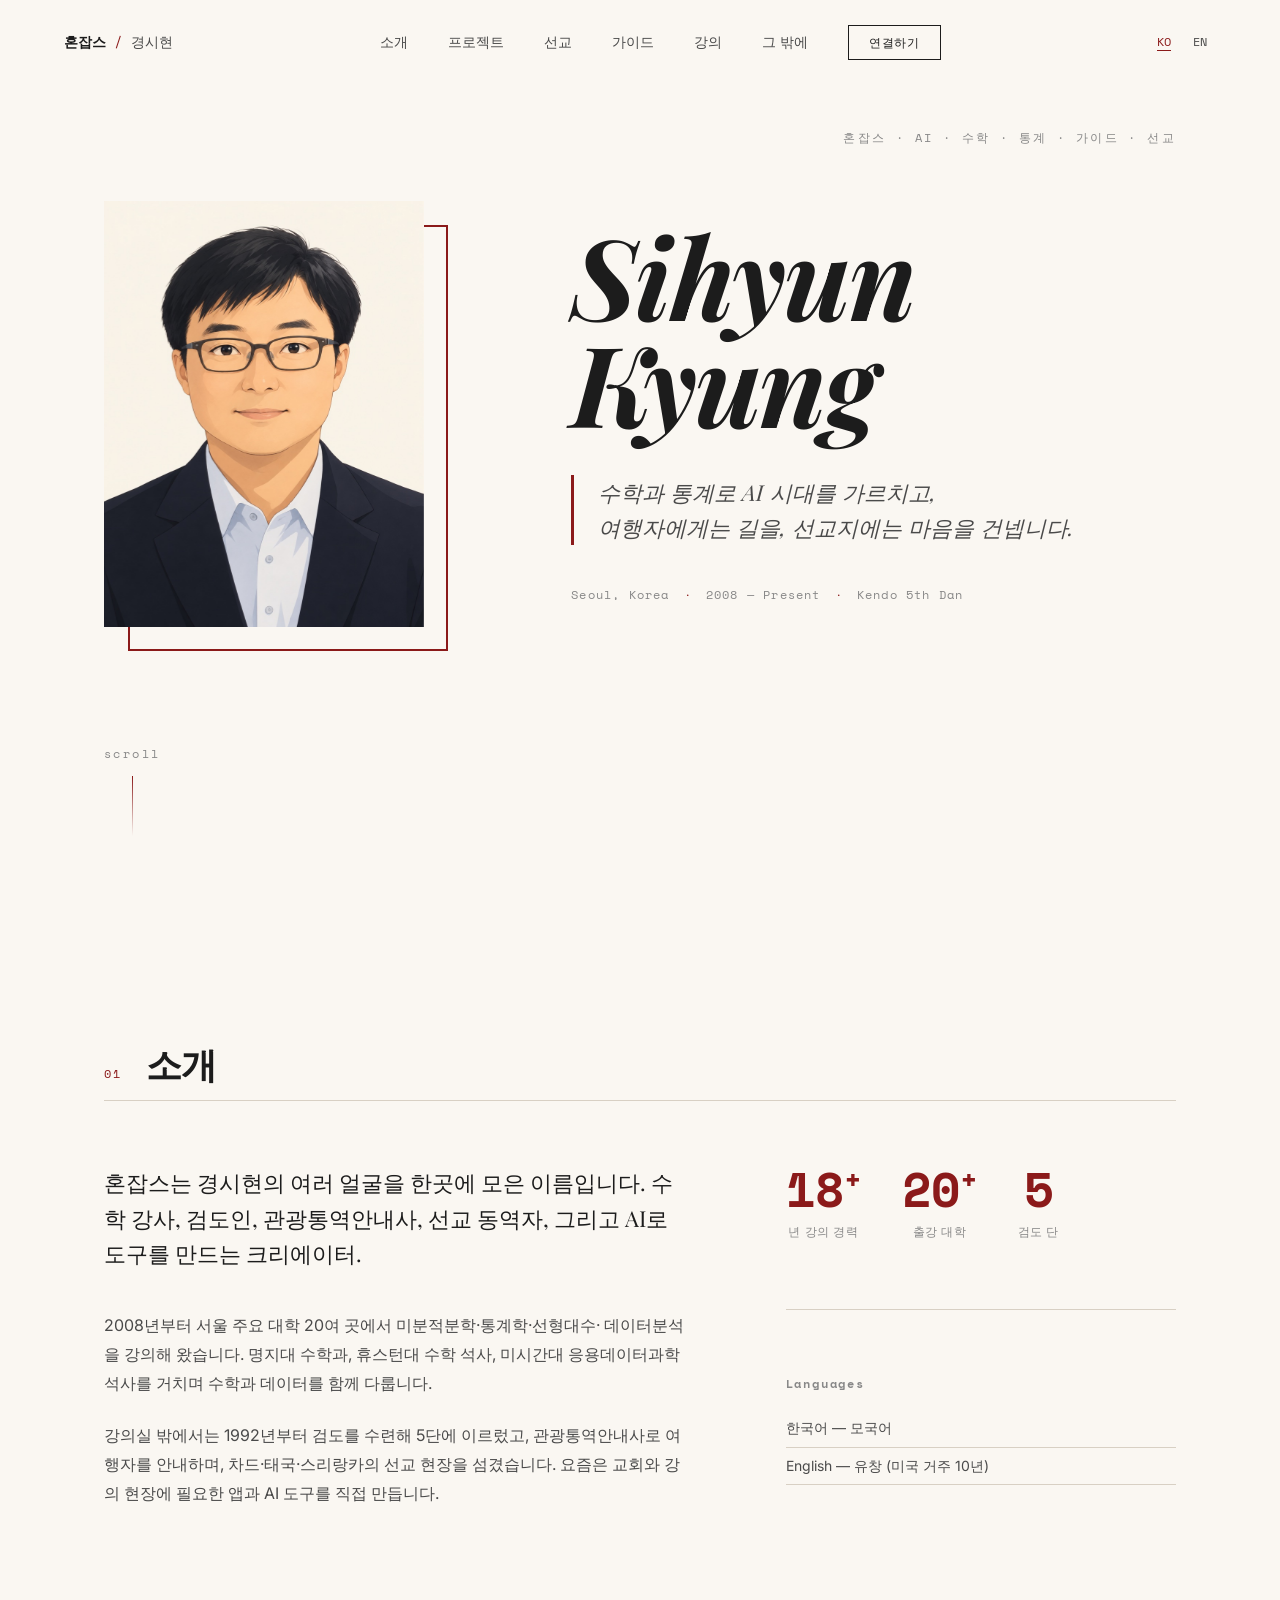
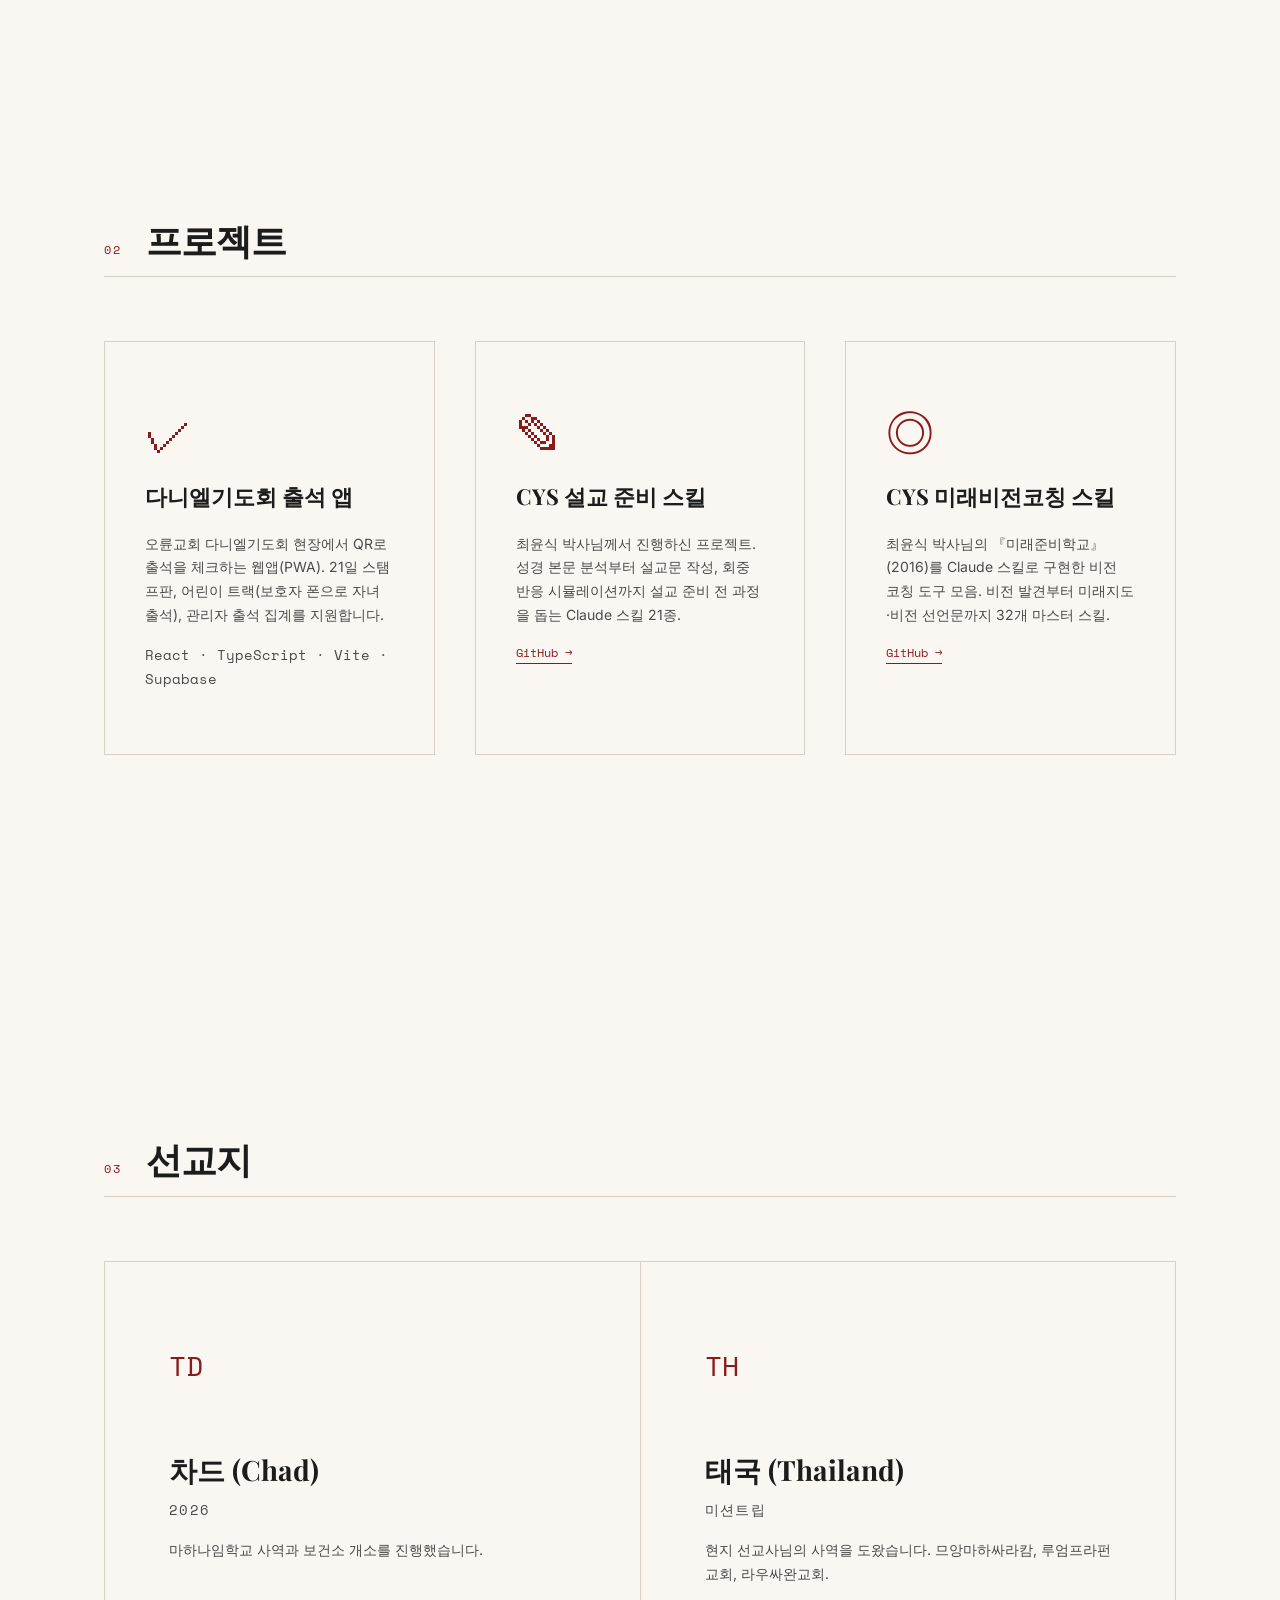
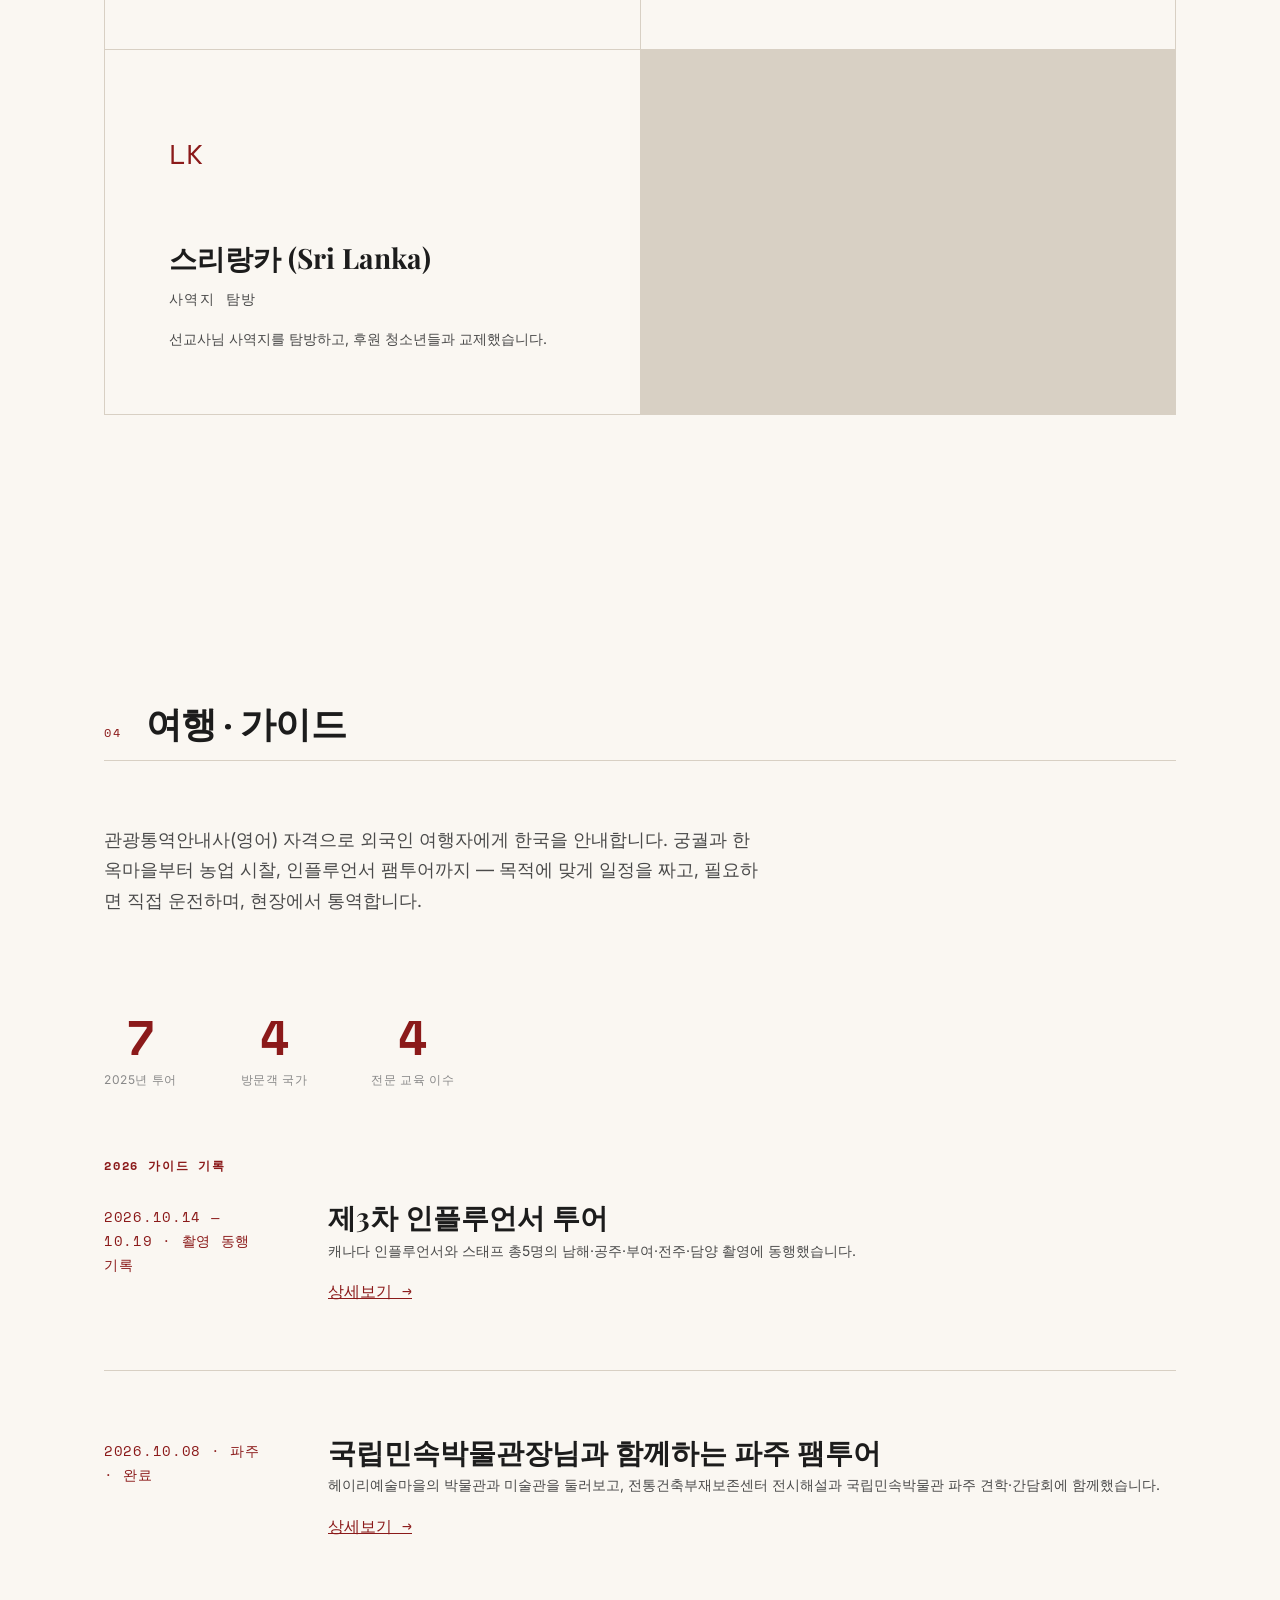
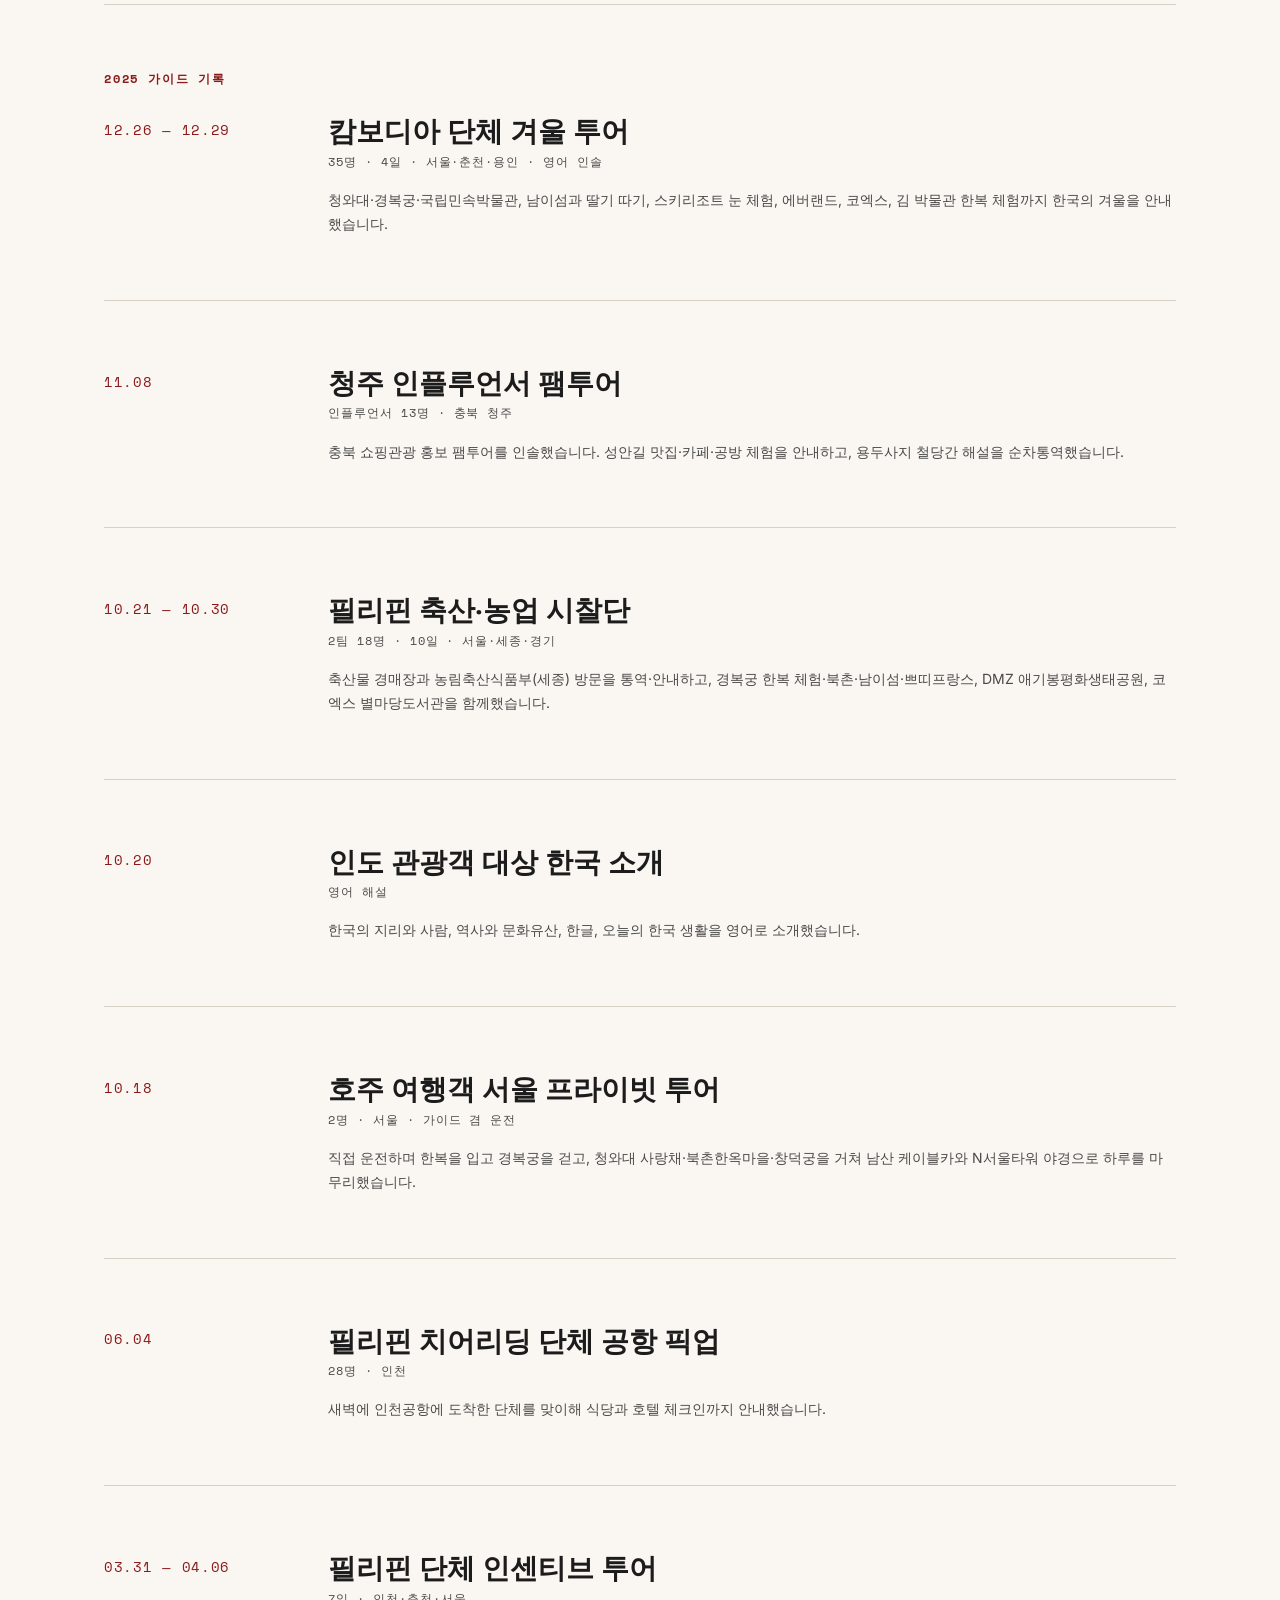
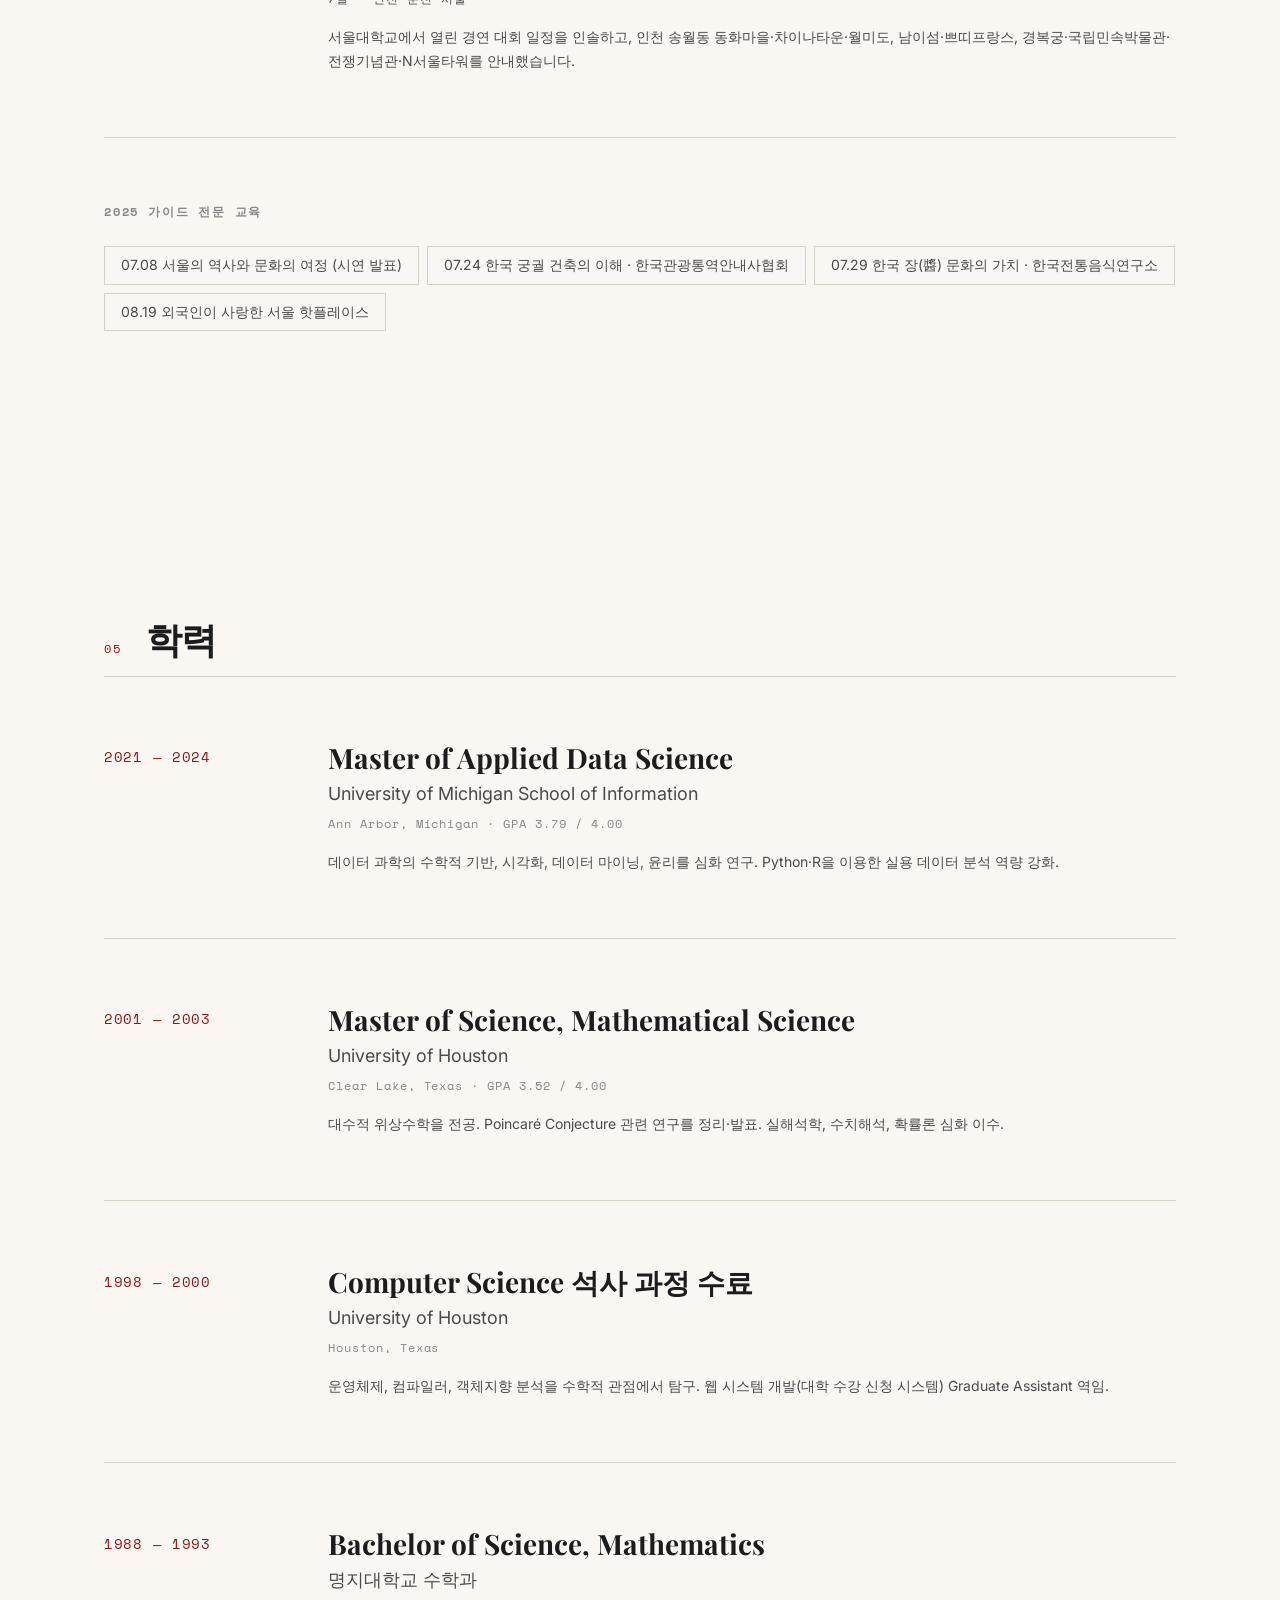
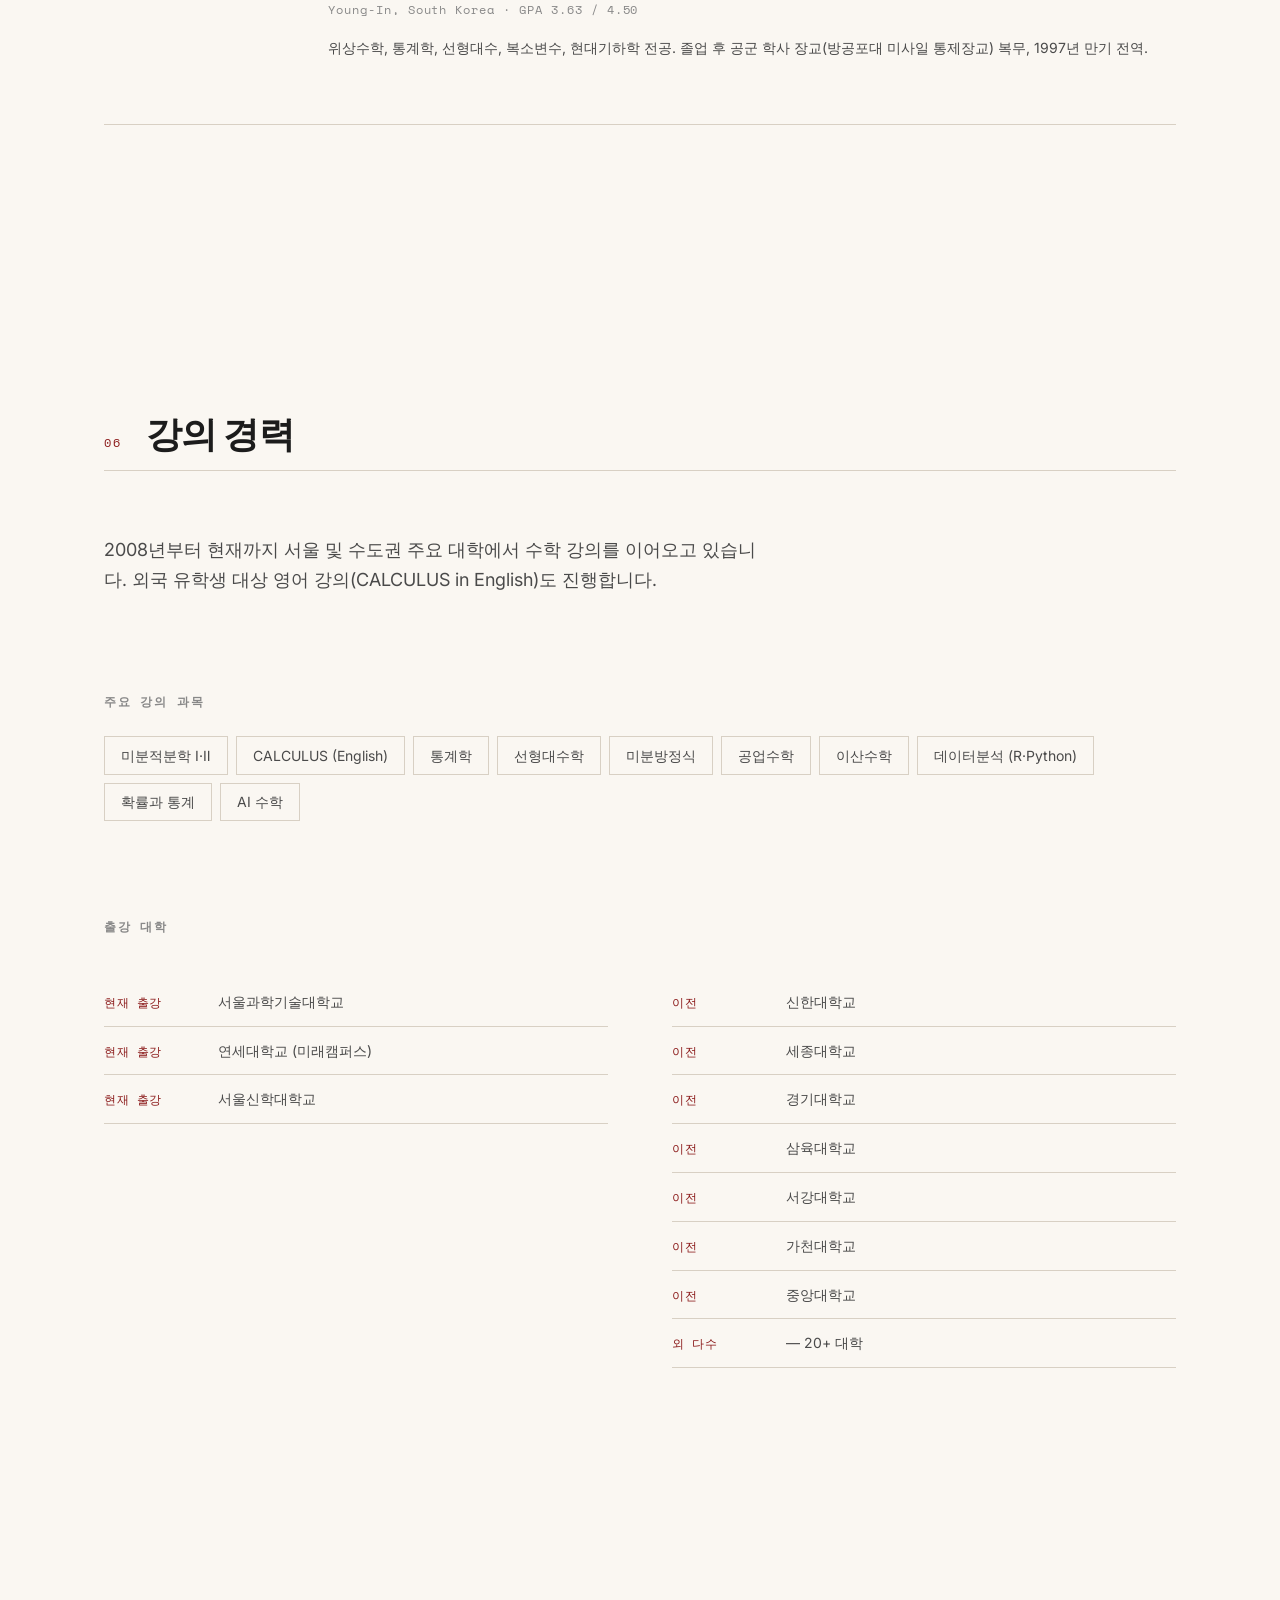
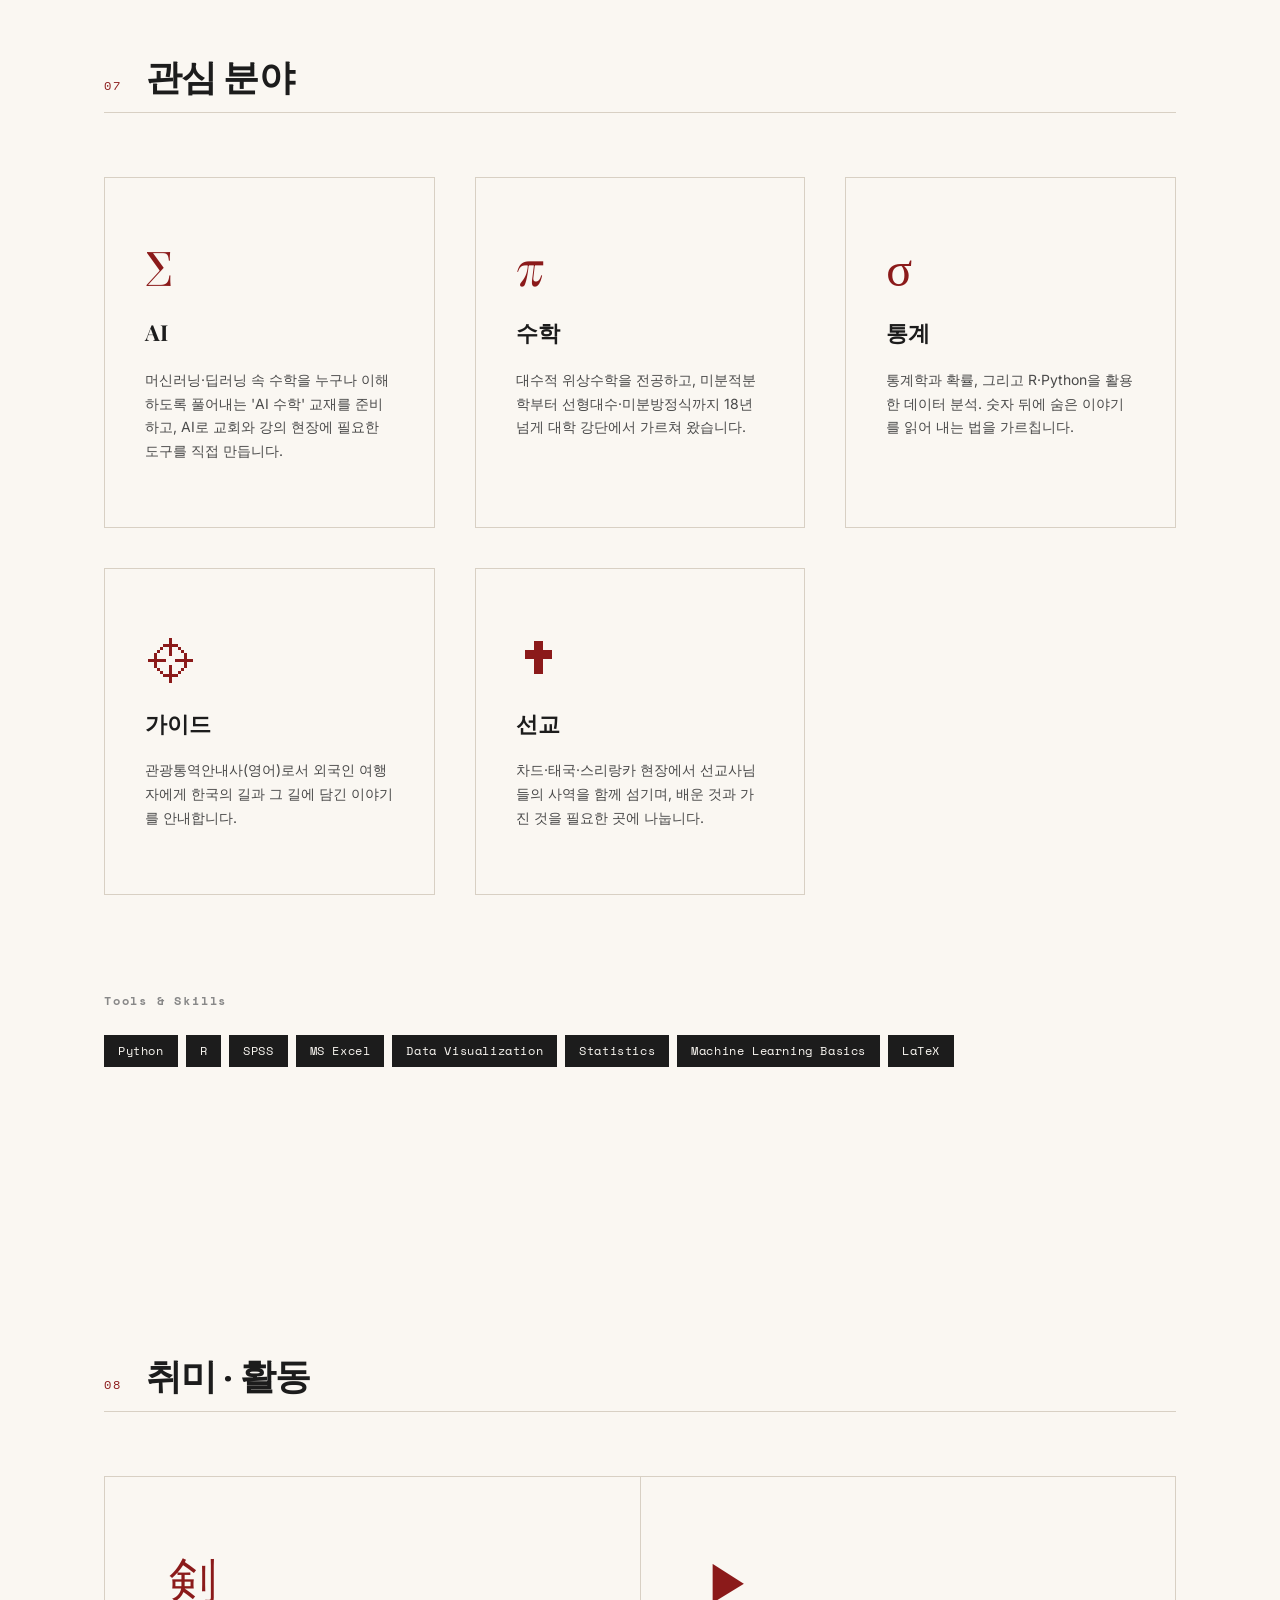
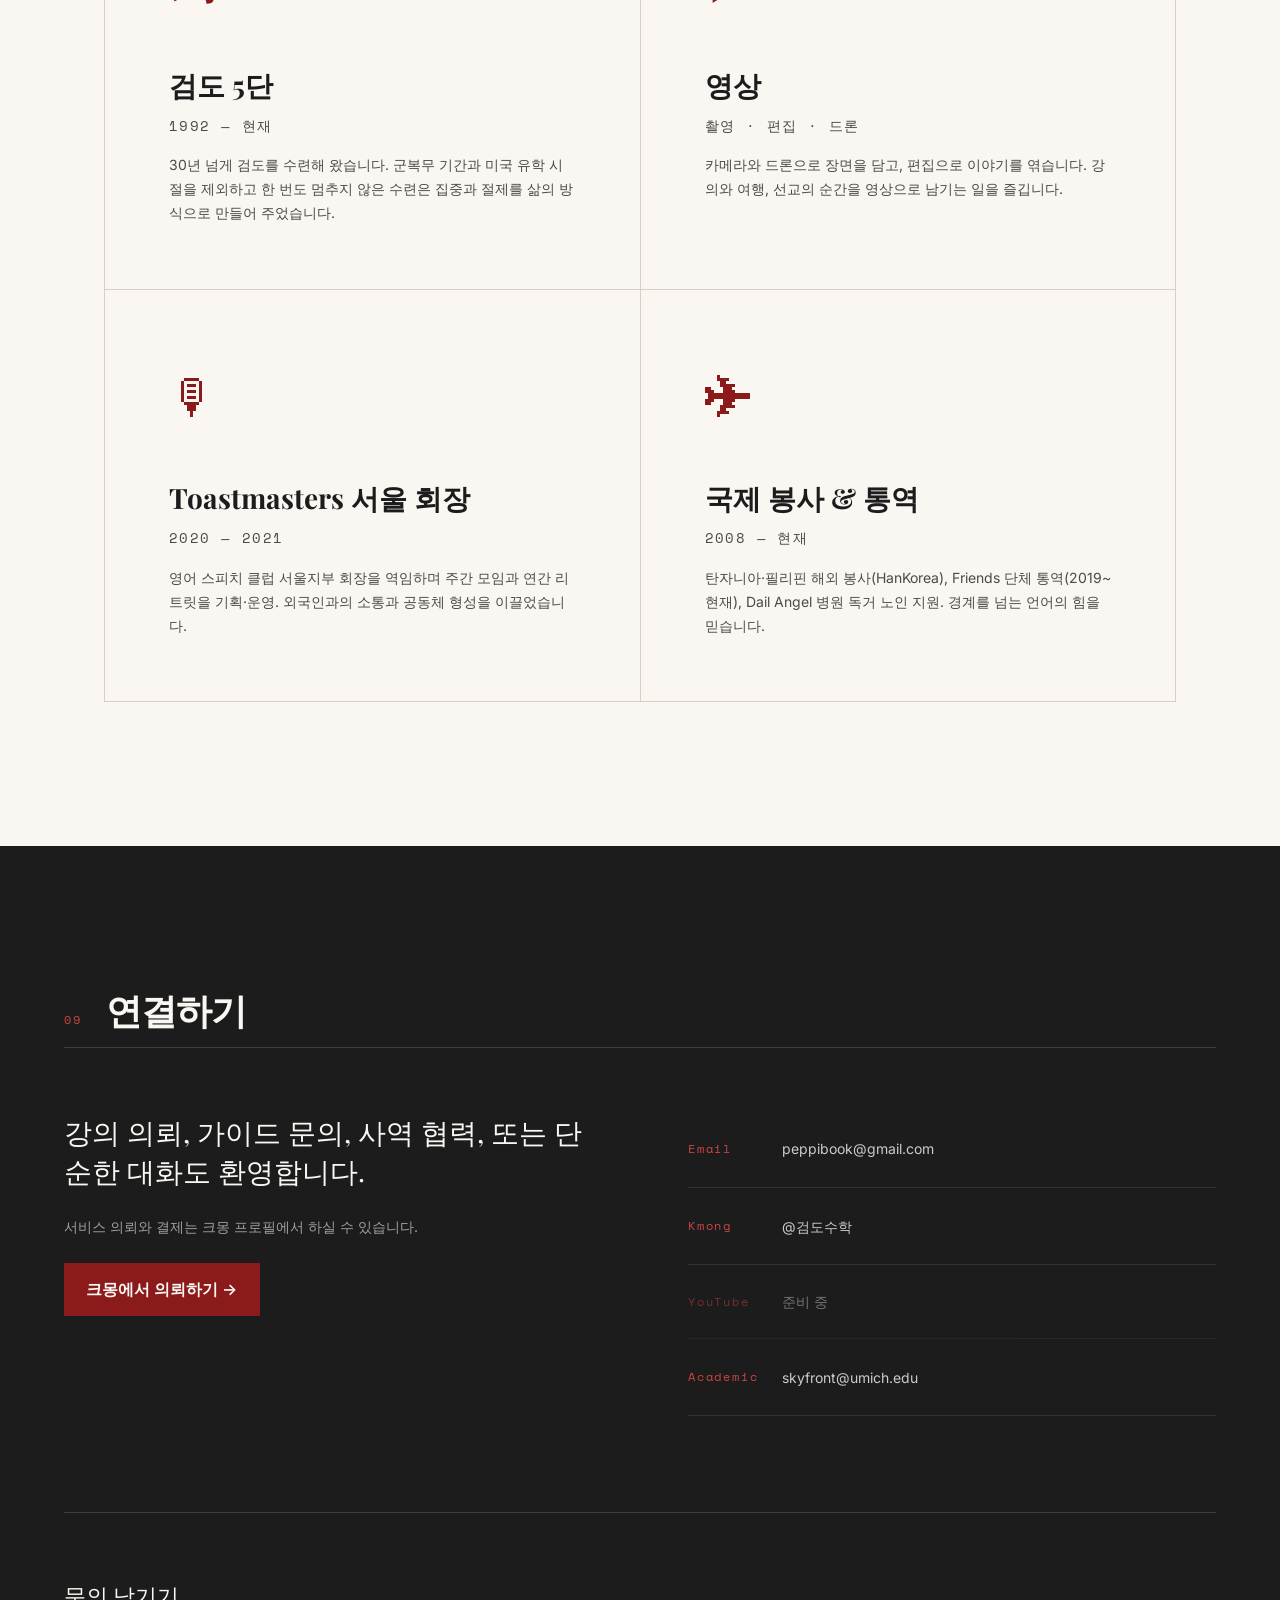
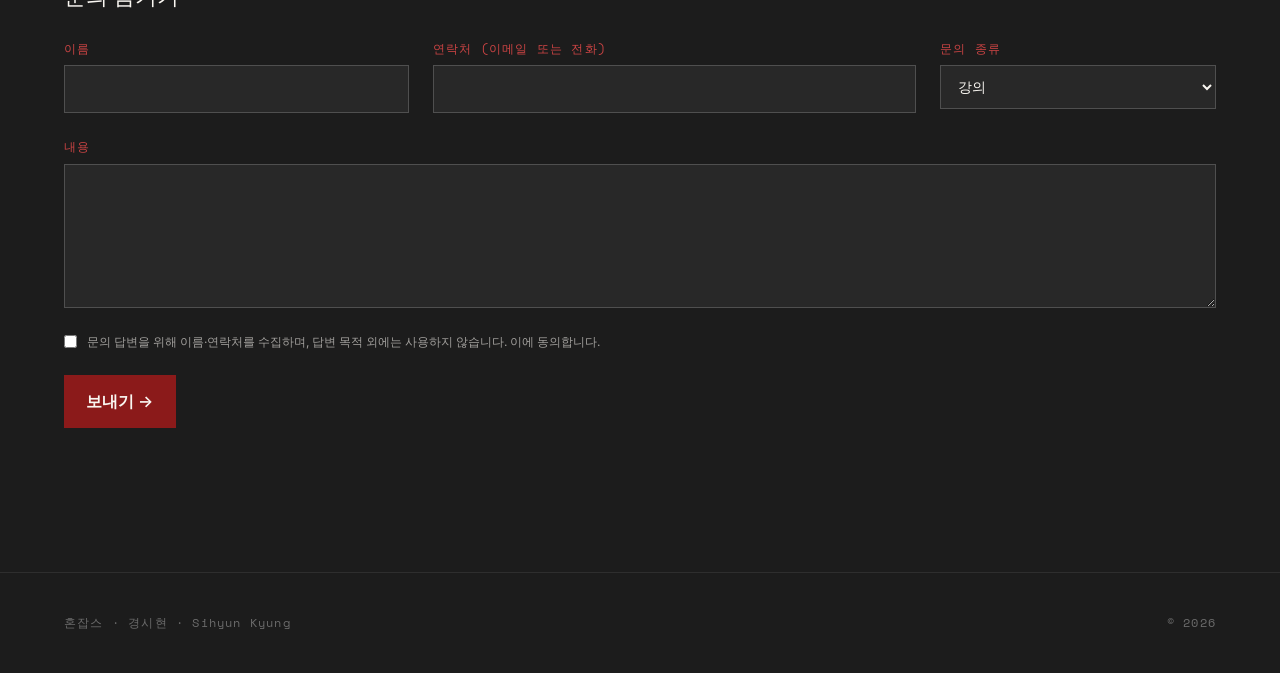
<file: index.html>
<!DOCTYPE html>
<html lang="ko">
<head>
  <meta charset="UTF-8" />
  <meta name="viewport" content="width=device-width, initial-scale=1.0" />
  <title>혼잡스 — 경시현</title>
  <meta name="description" content="혼잡스 — 경시현(Sihyun Kyung). 수학 강사, 검도 5단, 관광통역안내사, 선교, 앱·AI 프로젝트." />
  <link rel="alternate" hreflang="ko" href="https://peppibook.github.io/index.html" />
  <link rel="alternate" hreflang="en" href="https://peppibook.github.io/en.html" />
  <link rel="preconnect" href="https://fonts.googleapis.com" />
  <link rel="preconnect" href="https://fonts.gstatic.com" crossorigin />
  <link href="https://fonts.googleapis.com/css2?family=Playfair+Display:ital,wght@0,400;0,700;0,900;1,400;1,700&family=Inter:wght@300;400;500;600&family=Space+Mono:wght@400;700&display=swap" rel="stylesheet" />
  <link rel="stylesheet" href="css/style.css" />
</head>
<body>

  <!-- ═══ NAV ═══ -->
  <nav class="nav" id="nav">
    <a class="nav__logo" href="#home" aria-label="혼잡스 홈">
      <span class="nav__name">혼잡스</span>
      <span class="nav__slash">/</span>
      <span class="nav__name-en">경시현</span>
    </a>
    <ul class="nav__links">
      <li><a href="#about">소개</a></li>
      <li><a href="#projects">프로젝트</a></li>
      <li><a href="#mission">선교</a></li>
      <li><a href="#guide">가이드</a></li>
      <li><a href="#teaching">강의</a></li>
      <li><a href="#beyond">그 밖에</a></li>
      <li><a href="#contact" class="nav__cta">연결하기</a></li>
    </ul>
    <div class="language-switch" role="group" aria-label="언어 선택">
      <a href="index.html" lang="ko" hreflang="ko" aria-current="page">KO</a>
      <a href="en.html" lang="en" hreflang="en">EN</a>
    </div>
    <button class="nav__toggle" aria-label="메뉴 열기">
      <span></span><span></span>
    </button>
  </nav>

  <!-- ═══ HERO ═══ -->
  <header class="hero" id="home">
    <div class="hero__top">
      <span class="hero__label mono">혼잡스 · AI · 수학 · 통계 · 가이드 · 선교</span>
    </div>

    <div class="hero__center">
      <div class="hero__photo-wrap">
        <div class="hero__photo-frame">
          <img src="assets/img/profile-toon.jpg" alt="경시현 일러스트 프로필" class="hero__photo hero__photo--toon" />
                  </div>
        <div class="hero__photo-accent" aria-hidden="true"></div>
      </div>

      <div class="hero__text">
        <h1 class="hero__name">
          <span class="hero__name-en hero__name-en--solo">Sihyun<br />Kyung</span>
        </h1>
        <p class="hero__tagline">
          수학과 통계로 AI 시대를 가르치고,<br />
          여행자에게는 길을, 선교지에는 마음을 건넵니다.
        </p>
        <div class="hero__meta">
          <span class="mono">Seoul, Korea</span>
          <span class="hero__dot" aria-hidden="true">·</span>
          <span class="mono">2008 — Present</span>
          <span class="hero__dot" aria-hidden="true">·</span>
          <span class="mono">Kendo 5th Dan</span>
        </div>
      </div>
    </div>

    <div class="hero__bottom">
      <div class="hero__scroll-hint" aria-hidden="true">
        <span class="mono">scroll</span>
        <div class="hero__scroll-line"></div>
      </div>
    </div>
  </header>

  <main>

    <!-- ═══ ABOUT ═══ -->
    <section class="section about" id="about">
      <div class="section__header">
        <span class="section__num mono">01</span>
        <h2 class="section__title">소개</h2>
      </div>

      <div class="about__grid">
        <div class="about__primary">
          <p class="about__lead">
            혼잡스는 경시현의 여러 얼굴을 한곳에 모은 이름입니다.
            수학 강사, 검도인, 관광통역안내사, 선교 동역자, 그리고 AI로 도구를 만드는 크리에이터.
          </p>
          <p class="about__body">
            2008년부터 서울 주요 대학 20여 곳에서 미분적분학·통계학·선형대수·
            데이터분석을 강의해 왔습니다. 명지대 수학과, 휴스턴대 수학 석사,
            미시간대 응용데이터과학 석사를 거치며 수학과 데이터를 함께 다룹니다.
          </p>
          <p class="about__body">
            강의실 밖에서는 1992년부터 검도를 수련해 5단에 이르렀고, 관광통역안내사로
            여행자를 안내하며, 차드·태국·스리랑카의 선교 현장을 섬겼습니다.
            요즘은 교회와 강의 현장에 필요한 앱과 AI 도구를 직접 만듭니다.
          </p>
        </div>

        <div class="about__sidebar">
          <div class="about__stat-group">
            <div class="about__stat">
              <span class="about__stat-num mono">18<sup>+</sup></span>
              <span class="about__stat-label">년 강의 경력</span>
            </div>
            <div class="about__stat">
              <span class="about__stat-num mono">20<sup>+</sup></span>
              <span class="about__stat-label">출강 대학</span>
            </div>
            <div class="about__stat">
              <span class="about__stat-num mono">5</span>
              <span class="about__stat-label">검도 단</span>
            </div>
          </div>

          <div class="about__langs">
            <h3 class="about__langs-title mono">Languages</h3>
            <ul>
              <li>한국어 — 모국어</li>
              <li>English — 유창 (미국 거주 10년)</li>
            </ul>
          </div>
        </div>
      </div>
    </section>

    <!-- ═══ PROJECTS ═══ -->
    <section class="section projects" id="projects">
      <div class="section__header">
        <span class="section__num mono">02</span>
        <h2 class="section__title">프로젝트</h2>
      </div>

      <div class="research__grid">
        <article class="research__card reveal">
          <div class="research__icon" aria-hidden="true">✓</div>
          <h3>다니엘기도회 출석 앱</h3>
          <p>
            오륜교회 다니엘기도회 현장에서 QR로 출석을 체크하는 웹앱(PWA).
            21일 스탬프판, 어린이 트랙(보호자 폰으로 자녀 출석), 관리자 출석 집계를 지원합니다.
          </p>
          <p class="project__stack mono">React · TypeScript · Vite · Supabase</p>
        </article>

        <article class="research__card reveal">
          <div class="research__icon" aria-hidden="true">✎</div>
          <h3>CYS 설교 준비 스킬</h3>
          <p>
            최윤식 박사님께서 진행하신 프로젝트. 성경 본문 분석부터 설교문 작성,
            회중 반응 시뮬레이션까지 설교 준비 전 과정을 돕는 Claude 스킬 21종.
          </p>
          <a class="project__link mono" href="https://github.com/idoforgod/cys-claude-sermon-skills" target="_blank" rel="noopener">GitHub →</a>
        </article>

        <article class="research__card reveal">
          <div class="research__icon" aria-hidden="true">◎</div>
          <h3>CYS 미래비전코칭 스킬</h3>
          <p>
            최윤식 박사님의 『미래준비학교』(2016)를 Claude 스킬로 구현한 비전 코칭 도구 모음.
            비전 발견부터 미래지도·비전 선언문까지 32개 마스터 스킬.
          </p>
          <a class="project__link mono" href="https://github.com/idoforgod/cys-claude-vision-coaching-skills" target="_blank" rel="noopener">GitHub →</a>
        </article>
      </div>
    </section>

    <!-- ═══ MISSION ═══ -->
    <section class="section mission" id="mission">
      <div class="section__header">
        <span class="section__num mono">03</span>
        <h2 class="section__title">선교지</h2>
      </div>

      <div class="beyond__grid">
        <article class="beyond__item reveal">
          <div class="beyond__visual" aria-hidden="true">
            <span class="beyond__glyph">TD</span>
          </div>
          <div class="beyond__content">
            <h3>차드 (Chad)</h3>
            <p class="mono beyond__period">2026</p>
            <p>마하나임학교 사역과 보건소 개소를 진행했습니다.</p>
          </div>
        </article>

        <article class="beyond__item reveal">
          <div class="beyond__visual" aria-hidden="true">
            <span class="beyond__glyph">TH</span>
          </div>
          <div class="beyond__content">
            <h3>태국 (Thailand)</h3>
            <p class="mono beyond__period">미션트립</p>
            <p>
              현지 선교사님의 사역을 도왔습니다.
              므앙마하싸라캄, 루엄프라펀교회, 라우싸완교회.
            </p>
          </div>
        </article>

        <article class="beyond__item reveal">
          <div class="beyond__visual" aria-hidden="true">
            <span class="beyond__glyph">LK</span>
          </div>
          <div class="beyond__content">
            <h3>스리랑카 (Sri Lanka)</h3>
            <p class="mono beyond__period">사역지 탐방</p>
            <p>선교사님 사역지를 탐방하고, 후원 청소년들과 교제했습니다.</p>
          </div>
        </article>
      </div>
    </section>

    <!-- ═══ GUIDE ═══ -->
    <section class="section guide" id="guide">
      <div class="section__header">
        <span class="section__num mono">04</span>
        <h2 class="section__title">여행 · 가이드</h2>
      </div>

      <div class="teaching__intro reveal">
        <p>
          관광통역안내사(영어) 자격으로 외국인 여행자에게 한국을 안내합니다.
          궁궐과 한옥마을부터 농업 시찰, 인플루언서 팸투어까지 — 목적에 맞게 일정을 짜고,
          필요하면 직접 운전하며, 현장에서 통역합니다.
        </p>
      </div>
      <div class="guide__stats reveal">
        <div class="about__stat"><span class="about__stat-num mono">7</span><span class="about__stat-label">2025년 투어</span></div>
        <div class="about__stat"><span class="about__stat-num mono">4</span><span class="about__stat-label">방문객 국가</span></div>
        <div class="about__stat"><span class="about__stat-num mono">4</span><span class="about__stat-label">전문 교육 이수</span></div>
      </div>

      <h3 class="guide__year mono">2026 가이드 기록</h3>
      <div class="edu__list guide__2026">
        <a class="edu__item guide__entry reveal" href="influencer-tour.html" aria-labelledby="guide-influencer-title guide-influencer-more">
          <div class="edu__year mono"><time datetime="2026-10-14">2026.10.14</time> — <time datetime="2026-10-19">10.19</time> · 촬영 동행 기록</div>
          <div class="edu__body">
            <h4 class="edu__degree" id="guide-influencer-title">제3차 인플루언서 투어</h4>
            <p class="edu__desc">캐나다 인플루언서와 스태프 총5명의 남해·공주·부여·전주·담양 촬영에 동행했습니다.</p>
            <span class="guide__more mono" id="guide-influencer-more">상세보기 →</span>
          </div>
        </a>
        <a class="edu__item guide__entry reveal" href="paju-tour.html" aria-labelledby="guide-paju-title guide-paju-more">
          <div class="edu__year mono"><time datetime="2026-10-08">2026.10.08</time> · 파주 · 완료</div>
          <div class="edu__body">
            <h4 class="edu__degree" id="guide-paju-title">국립민속박물관장님과 함께하는 파주 팸투어</h4>
            <p class="edu__desc">헤이리예술마을의 박물관과 미술관을 둘러보고, 전통건축부재보존센터 전시해설과 국립민속박물관 파주 견학·간담회에 함께했습니다.</p>
            <span class="guide__more mono" id="guide-paju-more">상세보기 →</span>
          </div>
        </a>
      </div>

      <h3 class="guide__year mono">2025 가이드 기록</h3>
      <div class="edu__list guide__list">
        <article class="edu__item reveal">
          <div class="edu__year mono">12.26 — 12.29</div>
          <div class="edu__body">
            <h3 class="edu__degree">캄보디아 단체 겨울 투어</h3>
            <p class="edu__location mono">35명 · 4일 · 서울·춘천·용인 · 영어 인솔</p>
            <p class="edu__desc">청와대·경복궁·국립민속박물관, 남이섬과 딸기 따기, 스키리조트 눈 체험, 에버랜드, 코엑스, 김 박물관 한복 체험까지 한국의 겨울을 안내했습니다.</p>
          </div>
        </article>
        <article class="edu__item reveal">
          <div class="edu__year mono">11.08</div>
          <div class="edu__body">
            <h3 class="edu__degree">청주 인플루언서 팸투어</h3>
            <p class="edu__location mono">인플루언서 13명 · 충북 청주</p>
            <p class="edu__desc">충북 쇼핑관광 홍보 팸투어를 인솔했습니다. 성안길 맛집·카페·공방 체험을 안내하고, 용두사지 철당간 해설을 순차통역했습니다.</p>
          </div>
        </article>
        <article class="edu__item reveal">
          <div class="edu__year mono">10.21 — 10.30</div>
          <div class="edu__body">
            <h3 class="edu__degree">필리핀 축산·농업 시찰단</h3>
            <p class="edu__location mono">2팀 18명 · 10일 · 서울·세종·경기</p>
            <p class="edu__desc">축산물 경매장과 농림축산식품부(세종) 방문을 통역·안내하고, 경복궁 한복 체험·북촌·남이섬·쁘띠프랑스, DMZ 애기봉평화생태공원, 코엑스 별마당도서관을 함께했습니다.</p>
          </div>
        </article>
        <article class="edu__item reveal">
          <div class="edu__year mono">10.20</div>
          <div class="edu__body">
            <h3 class="edu__degree">인도 관광객 대상 한국 소개</h3>
            <p class="edu__location mono">영어 해설</p>
            <p class="edu__desc">한국의 지리와 사람, 역사와 문화유산, 한글, 오늘의 한국 생활을 영어로 소개했습니다.</p>
          </div>
        </article>
        <article class="edu__item reveal">
          <div class="edu__year mono">10.18</div>
          <div class="edu__body">
            <h3 class="edu__degree">호주 여행객 서울 프라이빗 투어</h3>
            <p class="edu__location mono">2명 · 서울 · 가이드 겸 운전</p>
            <p class="edu__desc">직접 운전하며 한복을 입고 경복궁을 걷고, 청와대 사랑채·북촌한옥마을·창덕궁을 거쳐 남산 케이블카와 N서울타워 야경으로 하루를 마무리했습니다.</p>
          </div>
        </article>
        <article class="edu__item reveal">
          <div class="edu__year mono">06.04</div>
          <div class="edu__body">
            <h3 class="edu__degree">필리핀 치어리딩 단체 공항 픽업</h3>
            <p class="edu__location mono">28명 · 인천</p>
            <p class="edu__desc">새벽에 인천공항에 도착한 단체를 맞이해 식당과 호텔 체크인까지 안내했습니다.</p>
          </div>
        </article>
        <article class="edu__item reveal">
          <div class="edu__year mono">03.31 — 04.06</div>
          <div class="edu__body">
            <h3 class="edu__degree">필리핀 단체 인센티브 투어</h3>
            <p class="edu__location mono">7일 · 인천·춘천·서울</p>
            <p class="edu__desc">서울대학교에서 열린 경연 대회 일정을 인솔하고, 인천 송월동 동화마을·차이나타운·월미도, 남이섬·쁘띠프랑스, 경복궁·국립민속박물관·전쟁기념관·N서울타워를 안내했습니다.</p>
          </div>
        </article>
      </div>

      <div class="guide__training reveal">
        <h3 class="teaching__courses-title mono">2025 가이드 전문 교육</h3>
        <ul class="teaching__courses-list">
          <li><span class="tag">07.08 서울의 역사와 문화의 여정 (시연 발표)</span></li>
          <li><span class="tag">07.24 한국 궁궐 건축의 이해 · 한국관광통역안내사협회</span></li>
          <li><span class="tag">07.29 한국 장(醬) 문화의 가치 · 한국전통음식연구소</span></li>
          <li><span class="tag">08.19 외국인이 사랑한 서울 핫플레이스</span></li>
        </ul>
      </div>
    </section>

    <!-- ═══ EDUCATION ═══ -->
    <section class="section education" id="education">
      <div class="section__header">
        <span class="section__num mono">05</span>
        <h2 class="section__title">학력</h2>
      </div>

      <div class="edu__list">

        <article class="edu__item reveal">
          <div class="edu__year mono">2021 — 2024</div>
          <div class="edu__body">
            <h3 class="edu__degree">Master of Applied Data Science</h3>
            <p class="edu__school">University of Michigan School of Information</p>
            <p class="edu__location mono">Ann Arbor, Michigan · GPA 3.79 / 4.00</p>
            <p class="edu__desc">
              데이터 과학의 수학적 기반, 시각화, 데이터 마이닝, 윤리를 심화 연구.
              Python·R을 이용한 실용 데이터 분석 역량 강화.
            </p>
          </div>
        </article>

        <article class="edu__item reveal">
          <div class="edu__year mono">2001 — 2003</div>
          <div class="edu__body">
            <h3 class="edu__degree">Master of Science, Mathematical Science</h3>
            <p class="edu__school">University of Houston</p>
            <p class="edu__location mono">Clear Lake, Texas · GPA 3.52 / 4.00</p>
            <p class="edu__desc">
              대수적 위상수학을 전공. Poincaré Conjecture 관련 연구를 정리·발표.
              실해석학, 수치해석, 확률론 심화 이수.
            </p>
          </div>
        </article>

        <article class="edu__item reveal">
          <div class="edu__year mono">1998 — 2000</div>
          <div class="edu__body">
            <h3 class="edu__degree">Computer Science 석사 과정 수료</h3>
            <p class="edu__school">University of Houston</p>
            <p class="edu__location mono">Houston, Texas</p>
            <p class="edu__desc">
              운영체제, 컴파일러, 객체지향 분석을 수학적 관점에서 탐구.
              웹 시스템 개발(대학 수강 신청 시스템) Graduate Assistant 역임.
            </p>
          </div>
        </article>

        <article class="edu__item reveal">
          <div class="edu__year mono">1988 — 1993</div>
          <div class="edu__body">
            <h3 class="edu__degree">Bachelor of Science, Mathematics</h3>
            <p class="edu__school">명지대학교 수학과</p>
            <p class="edu__location mono">Young-In, South Korea · GPA 3.63 / 4.50</p>
            <p class="edu__desc">
              위상수학, 통계학, 선형대수, 복소변수, 현대기하학 전공.
              졸업 후 공군 학사 장교(방공포대 미사일 통제장교) 복무, 1997년 만기 전역.
            </p>
          </div>
        </article>

      </div>
    </section>

    <!-- ═══ TEACHING ═══ -->
    <section class="section teaching" id="teaching">
      <div class="section__header">
        <span class="section__num mono">06</span>
        <h2 class="section__title">강의 경력</h2>
      </div>

      <div class="teaching__intro reveal">
        <p>
          2008년부터 현재까지 서울 및 수도권 주요 대학에서 수학 강의를 이어오고 있습니다.
          외국 유학생 대상 영어 강의(CALCULUS in English)도 진행합니다.
        </p>
      </div>

      <div class="teaching__courses reveal">
        <h3 class="teaching__courses-title mono">주요 강의 과목</h3>
        <ul class="teaching__courses-list">
          <li><span class="tag">미분적분학 Ⅰ·Ⅱ</span></li>
          <li><span class="tag">CALCULUS (English)</span></li>
          <li><span class="tag">통계학</span></li>
          <li><span class="tag">선형대수학</span></li>
          <li><span class="tag">미분방정식</span></li>
          <li><span class="tag">공업수학</span></li>
          <li><span class="tag">이산수학</span></li>
          <li><span class="tag">데이터분석 (R·Python)</span></li>
          <li><span class="tag">확률과 통계</span></li>
          <li><span class="tag">AI 수학</span></li>
        </ul>
      </div>

      <div class="teaching__unis">
        <h3 class="teaching__unis-title mono">출강 대학</h3>
        <div class="teaching__unis-grid">
          <div class="uni__col">
            <div class="uni__item reveal"><span class="mono">현재 출강</span><span>서울과학기술대학교</span></div>
            <div class="uni__item reveal"><span class="mono">현재 출강</span><span>연세대학교 (미래캠퍼스)</span></div>
            <div class="uni__item reveal"><span class="mono">현재 출강</span><span>서울신학대학교</span></div>
          </div>
          <div class="uni__col">
            <div class="uni__item reveal"><span class="mono">이전</span><span>신한대학교</span></div>
            <div class="uni__item reveal"><span class="mono">이전</span><span>세종대학교</span></div>
            <div class="uni__item reveal"><span class="mono">이전</span><span>경기대학교</span></div>
            <div class="uni__item reveal"><span class="mono">이전</span><span>삼육대학교</span></div>
            <div class="uni__item reveal"><span class="mono">이전</span><span>서강대학교</span></div>
            <div class="uni__item reveal"><span class="mono">이전</span><span>가천대학교</span></div>
            <div class="uni__item reveal"><span class="mono">이전</span><span>중앙대학교</span></div>
            <div class="uni__item reveal"><span class="mono">외 다수</span><span>— 20+ 대학</span></div>
          </div>
        </div>
      </div>
    </section>

    <!-- ═══ INTERESTS ═══ -->
    <section class="section research" id="research">
      <div class="section__header">
        <span class="section__num mono">07</span>
        <h2 class="section__title">관심 분야</h2>
      </div>

      <div class="research__grid">
        <article class="research__card reveal">
          <div class="research__icon" aria-hidden="true">∑</div>
          <h3>AI</h3>
          <p>
            머신러닝·딥러닝 속 수학을 누구나 이해하도록 풀어내는 'AI 수학' 교재를 준비하고,
            AI로 교회와 강의 현장에 필요한 도구를 직접 만듭니다.
          </p>
        </article>

        <article class="research__card reveal">
          <div class="research__icon" aria-hidden="true">π</div>
          <h3>수학</h3>
          <p>
            대수적 위상수학을 전공하고, 미분적분학부터 선형대수·미분방정식까지
            18년 넘게 대학 강단에서 가르쳐 왔습니다.
          </p>
        </article>

        <article class="research__card reveal">
          <div class="research__icon" aria-hidden="true">σ</div>
          <h3>통계</h3>
          <p>
            통계학과 확률, 그리고 R·Python을 활용한 데이터 분석.
            숫자 뒤에 숨은 이야기를 읽어 내는 법을 가르칩니다.
          </p>
        </article>

        <article class="research__card reveal">
          <div class="research__icon" aria-hidden="true">⌖</div>
          <h3>가이드</h3>
          <p>
            관광통역안내사(영어)로서 외국인 여행자에게
            한국의 길과 그 길에 담긴 이야기를 안내합니다.
          </p>
        </article>

        <article class="research__card reveal">
          <div class="research__icon" aria-hidden="true">✝</div>
          <h3>선교</h3>
          <p>
            차드·태국·스리랑카 현장에서 선교사님들의 사역을 함께 섬기며,
            배운 것과 가진 것을 필요한 곳에 나눕니다.
          </p>
        </article>
      </div>

      <div class="research__tools reveal">
        <h3 class="mono">Tools &amp; Skills</h3>
        <div class="research__tools-list">
          <span class="tool-chip">Python</span>
          <span class="tool-chip">R</span>
          <span class="tool-chip">SPSS</span>
          <span class="tool-chip">MS Excel</span>
          <span class="tool-chip">Data Visualization</span>
          <span class="tool-chip">Statistics</span>
          <span class="tool-chip">Machine Learning Basics</span>
          <span class="tool-chip">LaTeX</span>
        </div>
      </div>
    </section>

    <!-- ═══ BEYOND ═══ -->
    <section class="section beyond" id="beyond">
      <div class="section__header">
        <span class="section__num mono">08</span>
        <h2 class="section__title">취미 · 활동</h2>
      </div>

      <div class="beyond__grid">

        <article class="beyond__item reveal">
          <div class="beyond__visual beyond__visual--kendo" aria-hidden="true">
            <span class="beyond__glyph">剣</span>
          </div>
          <div class="beyond__content">
            <h3>검도 5단</h3>
            <p class="mono beyond__period">1992 — 현재</p>
            <p>
              30년 넘게 검도를 수련해 왔습니다. 군복무 기간과 미국 유학 시절을 제외하고
              한 번도 멈추지 않은 수련은 집중과 절제를 삶의 방식으로 만들어 주었습니다.
            </p>
          </div>
        </article>

        <article class="beyond__item reveal">
          <div class="beyond__visual beyond__visual--drone" aria-hidden="true">
            <span class="beyond__glyph">▶</span>
          </div>
          <div class="beyond__content">
            <h3>영상</h3>
            <p class="mono beyond__period">촬영 · 편집 · 드론</p>
            <p>
              카메라와 드론으로 장면을 담고, 편집으로 이야기를 엮습니다.
              강의와 여행, 선교의 순간을 영상으로 남기는 일을 즐깁니다.
            </p>
          </div>
        </article>

        <article class="beyond__item reveal">
          <div class="beyond__visual beyond__visual--toast" aria-hidden="true">
            <span class="beyond__glyph">🎙</span>
          </div>
          <div class="beyond__content">
            <h3>Toastmasters 서울 회장</h3>
            <p class="mono beyond__period">2020 — 2021</p>
            <p>
              영어 스피치 클럽 서울지부 회장을 역임하며 주간 모임과 연간 리트릿을 기획·운영.
              외국인과의 소통과 공동체 형성을 이끌었습니다.
            </p>
          </div>
        </article>

        <article class="beyond__item reveal">
          <div class="beyond__visual beyond__visual--volunteer" aria-hidden="true">
            <span class="beyond__glyph">✈</span>
          </div>
          <div class="beyond__content">
            <h3>국제 봉사 &amp; 통역</h3>
            <p class="mono beyond__period">2008 — 현재</p>
            <p>
              탄자니아·필리핀 해외 봉사(HanKorea), Friends 단체 통역(2019~현재),
              Dail Angel 병원 독거 노인 지원. 경계를 넘는 언어의 힘을 믿습니다.
            </p>
          </div>
        </article>


      </div>
    </section>

    <!-- ═══ CONTACT ═══ -->
    <section class="section contact" id="contact">
      <div class="contact__inner">
        <div class="section__header">
          <span class="section__num mono">09</span>
          <h2 class="section__title">연결하기</h2>
        </div>

        <div class="contact__grid">
          <div class="contact__text reveal">
            <p class="contact__lead">
              강의 의뢰, 가이드 문의, 사역 협력, 또는 단순한 대화도 환영합니다.
            </p>
            <p>
              서비스 의뢰와 결제는 크몽 프로필에서 하실 수 있습니다.
            </p>
            <a class="contact__cta" href="https://kmong.com/@%EA%B2%80%EB%8F%84%EC%88%98%ED%95%99" target="_blank" rel="noopener">크몽에서 의뢰하기 →</a>
          </div>

          <div class="contact__links reveal">
            <a href="mailto:peppibook@gmail.com" class="contact__link">
              <span class="mono contact__link-label">Email</span>
              <span class="contact__link-value">peppibook@gmail.com</span>
              <span class="contact__link-arrow" aria-hidden="true">→</span>
            </a>
            <a href="https://kmong.com/@%EA%B2%80%EB%8F%84%EC%88%98%ED%95%99" class="contact__link" target="_blank" rel="noopener">
              <span class="mono contact__link-label">Kmong</span>
              <span class="contact__link-value">@검도수학</span>
              <span class="contact__link-arrow" aria-hidden="true">→</span>
            </a>
            <div class="contact__link contact__link--soon">
              <span class="mono contact__link-label">YouTube</span>
              <span class="contact__link-value">준비 중</span>
            </div>
            <a href="mailto:skyfront@umich.edu" class="contact__link">
              <span class="mono contact__link-label">Academic</span>
              <span class="contact__link-value">skyfront@umich.edu</span>
              <span class="contact__link-arrow" aria-hidden="true">→</span>
            </a>
          </div>
        </div>

        <form class="inquiry reveal" id="inquiry-form">
          <h3 class="inquiry__title">문의 남기기</h3>
          <div class="inquiry__row">
            <label class="inquiry__field">
              <span class="mono">이름</span>
              <input name="name" type="text" required maxlength="50" autocomplete="name" />
            </label>
            <label class="inquiry__field">
              <span class="mono">연락처 (이메일 또는 전화)</span>
              <input name="contact" type="text" required minlength="3" maxlength="100" autocomplete="email" />
            </label>
            <label class="inquiry__field">
              <span class="mono">문의 종류</span>
              <select name="category" required>
                <option value="강의">강의</option>
                <option value="가이드">가이드</option>
                <option value="사역">사역</option>
                <option value="기타">기타</option>
              </select>
            </label>
          </div>
          <label class="inquiry__field">
            <span class="mono">내용</span>
            <textarea name="message" rows="5" required minlength="5" maxlength="2000"></textarea>
          </label>
          <label class="inquiry__hp" aria-hidden="true">
            website <input name="website" type="text" tabindex="-1" autocomplete="off" />
          </label>
          <label class="inquiry__consent">
            <input name="consent" type="checkbox" required />
            <span>문의 답변을 위해 이름·연락처를 수집하며, 답변 목적 외에는 사용하지 않습니다. 이에 동의합니다.</span>
          </label>
          <div class="inquiry__actions">
            <button type="submit" class="contact__cta">보내기 →</button>
            <p class="inquiry__status" id="inquiry-status" role="status" aria-live="polite"></p>
          </div>
        </form>
      </div>
    </section>

  </main>

  <!-- ═══ FOOTER ═══ -->
  <footer class="footer">
    <div class="footer__inner">
      <span class="mono footer__name">혼잡스 · 경시현 · Sihyun Kyung</span>
      <span class="footer__copy mono">© 2026</span>
    </div>
  </footer>

  <script src="js/main.js"></script>
  <script src="js/config.js"></script>
  <script src="js/inquiry.js"></script>
</body>
</html>
</file>
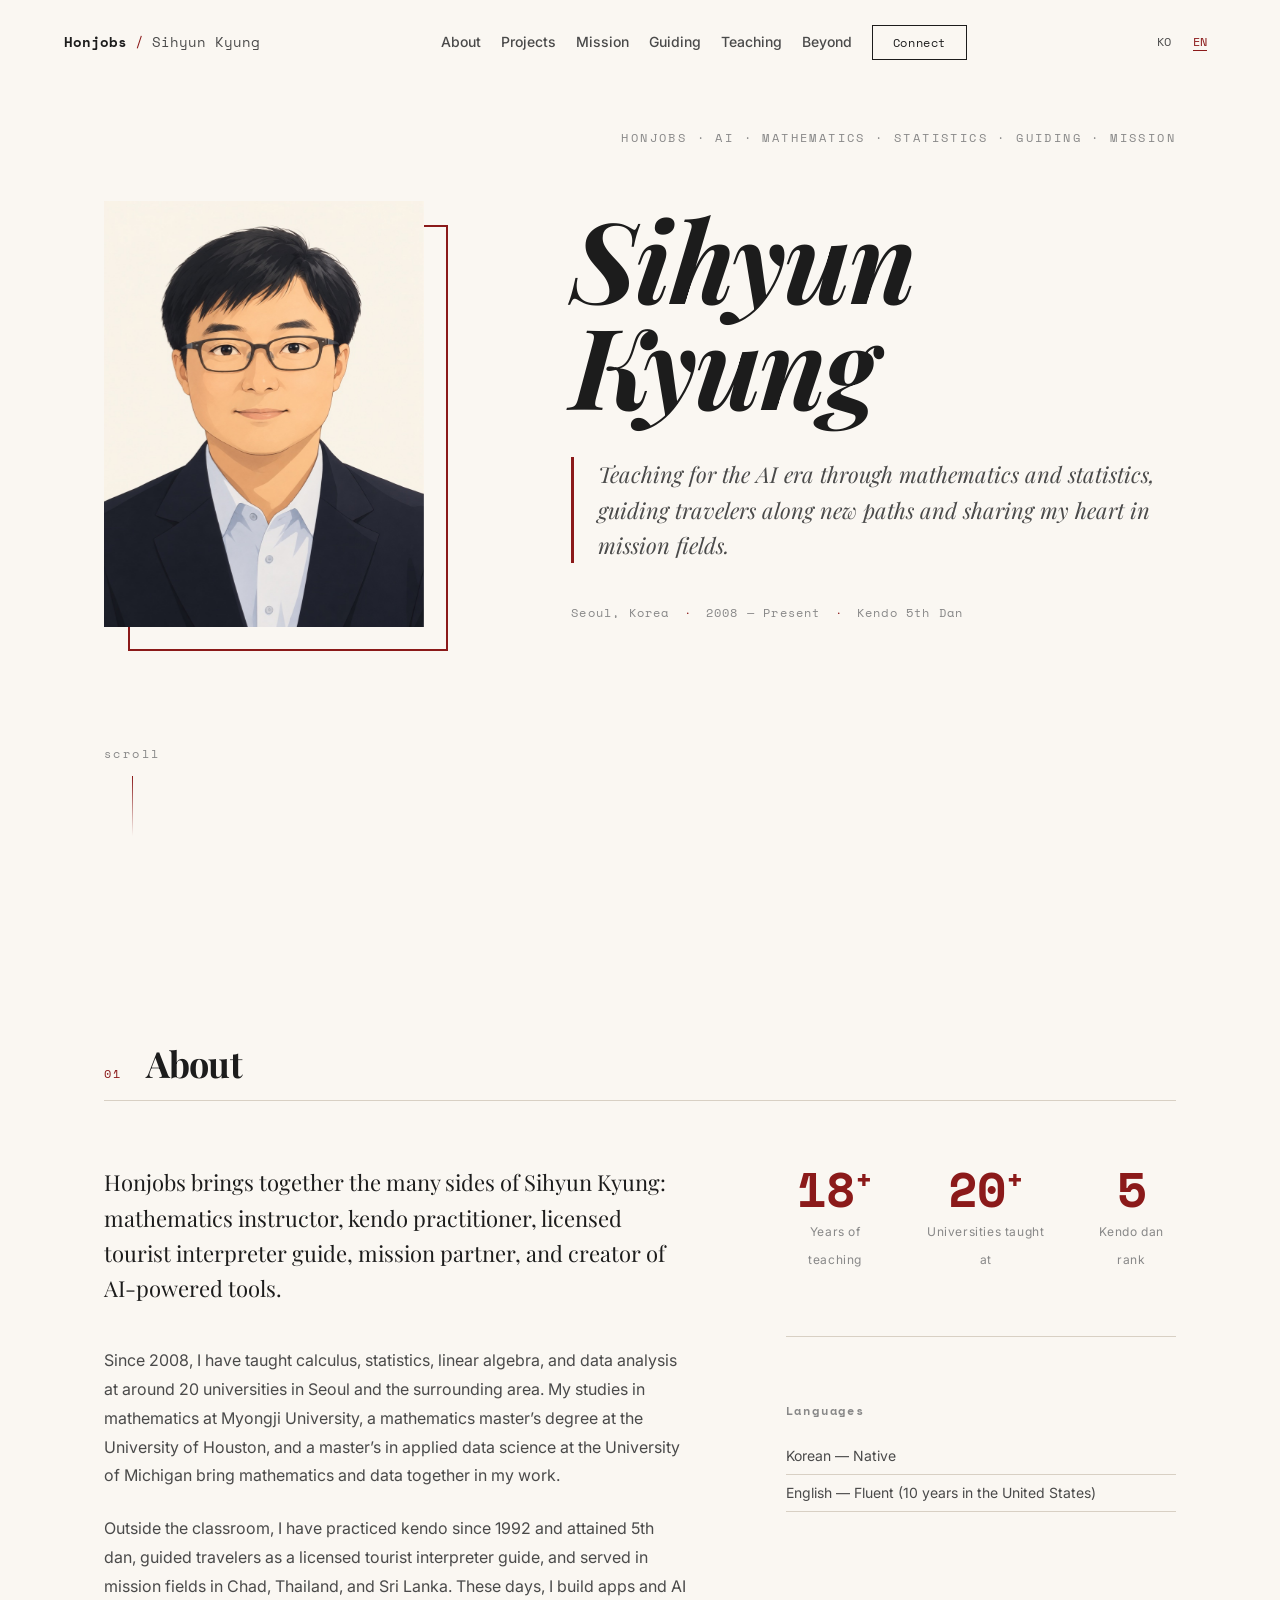
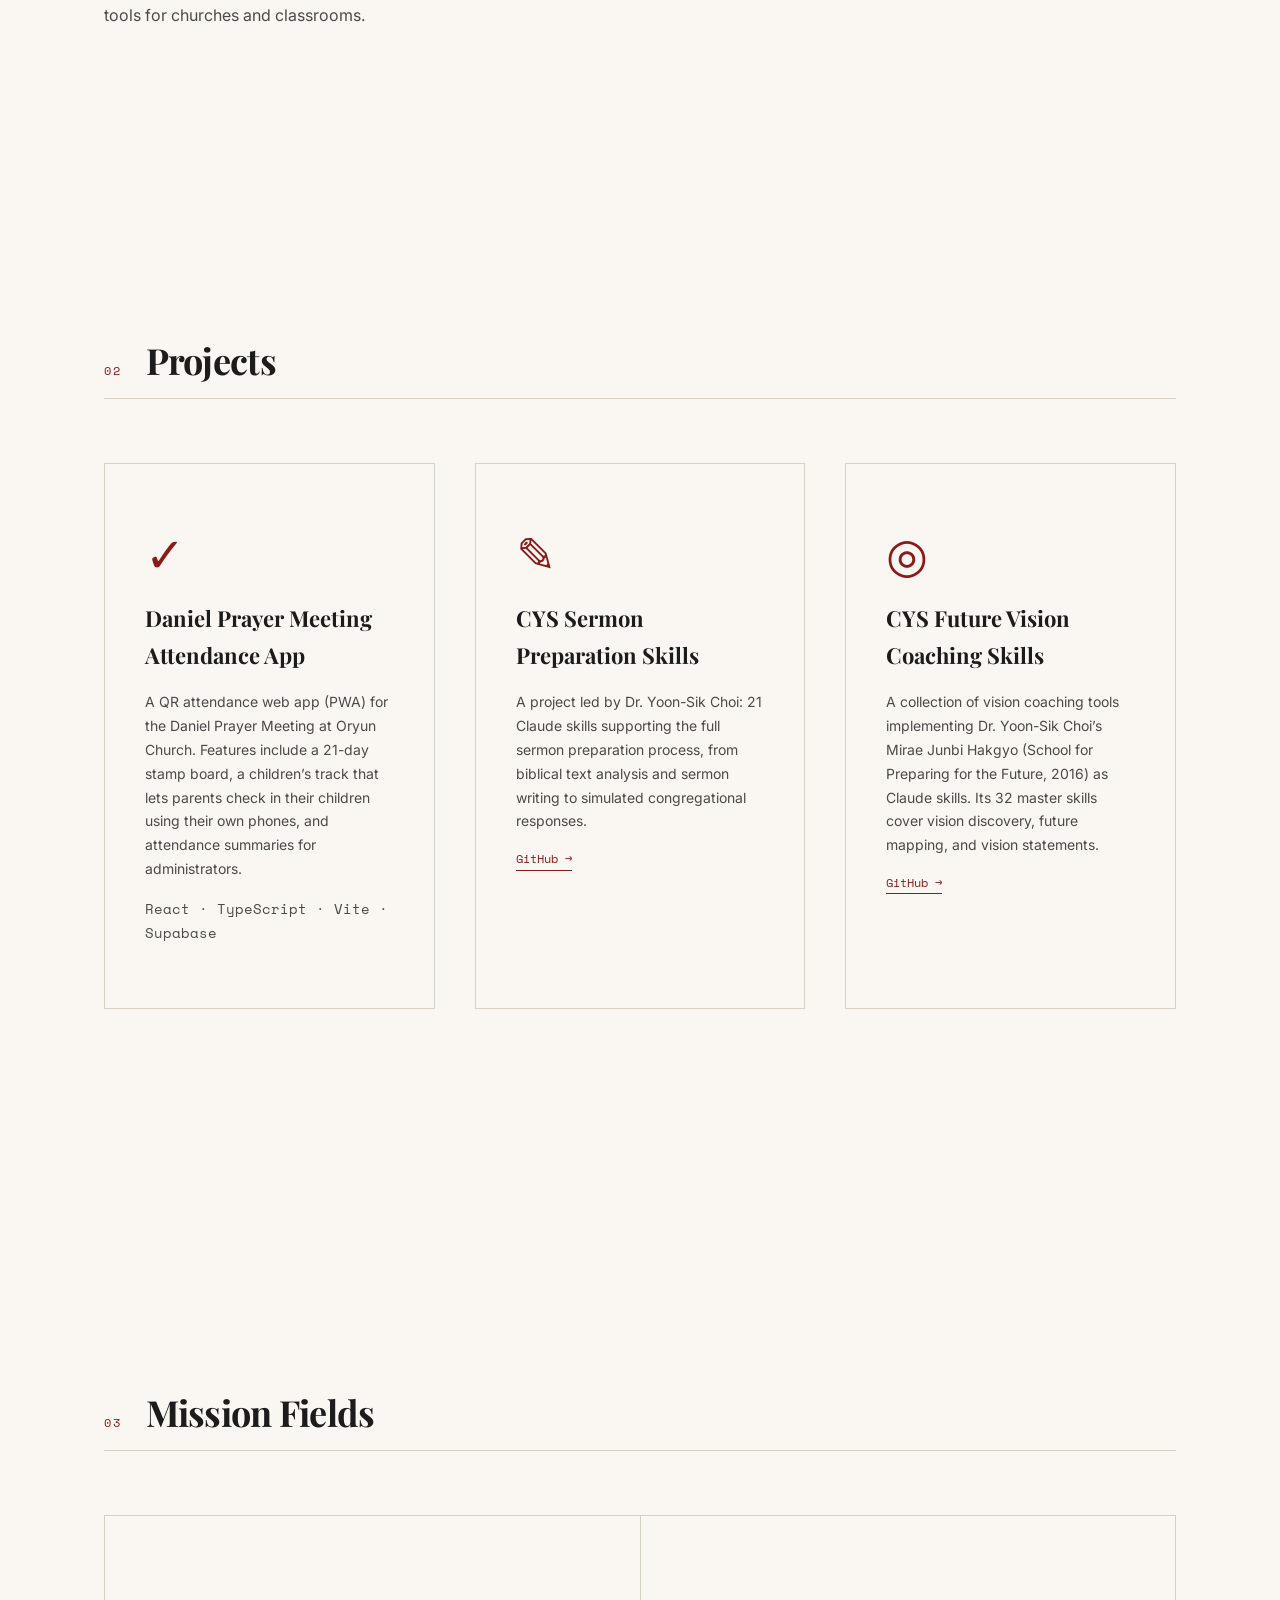
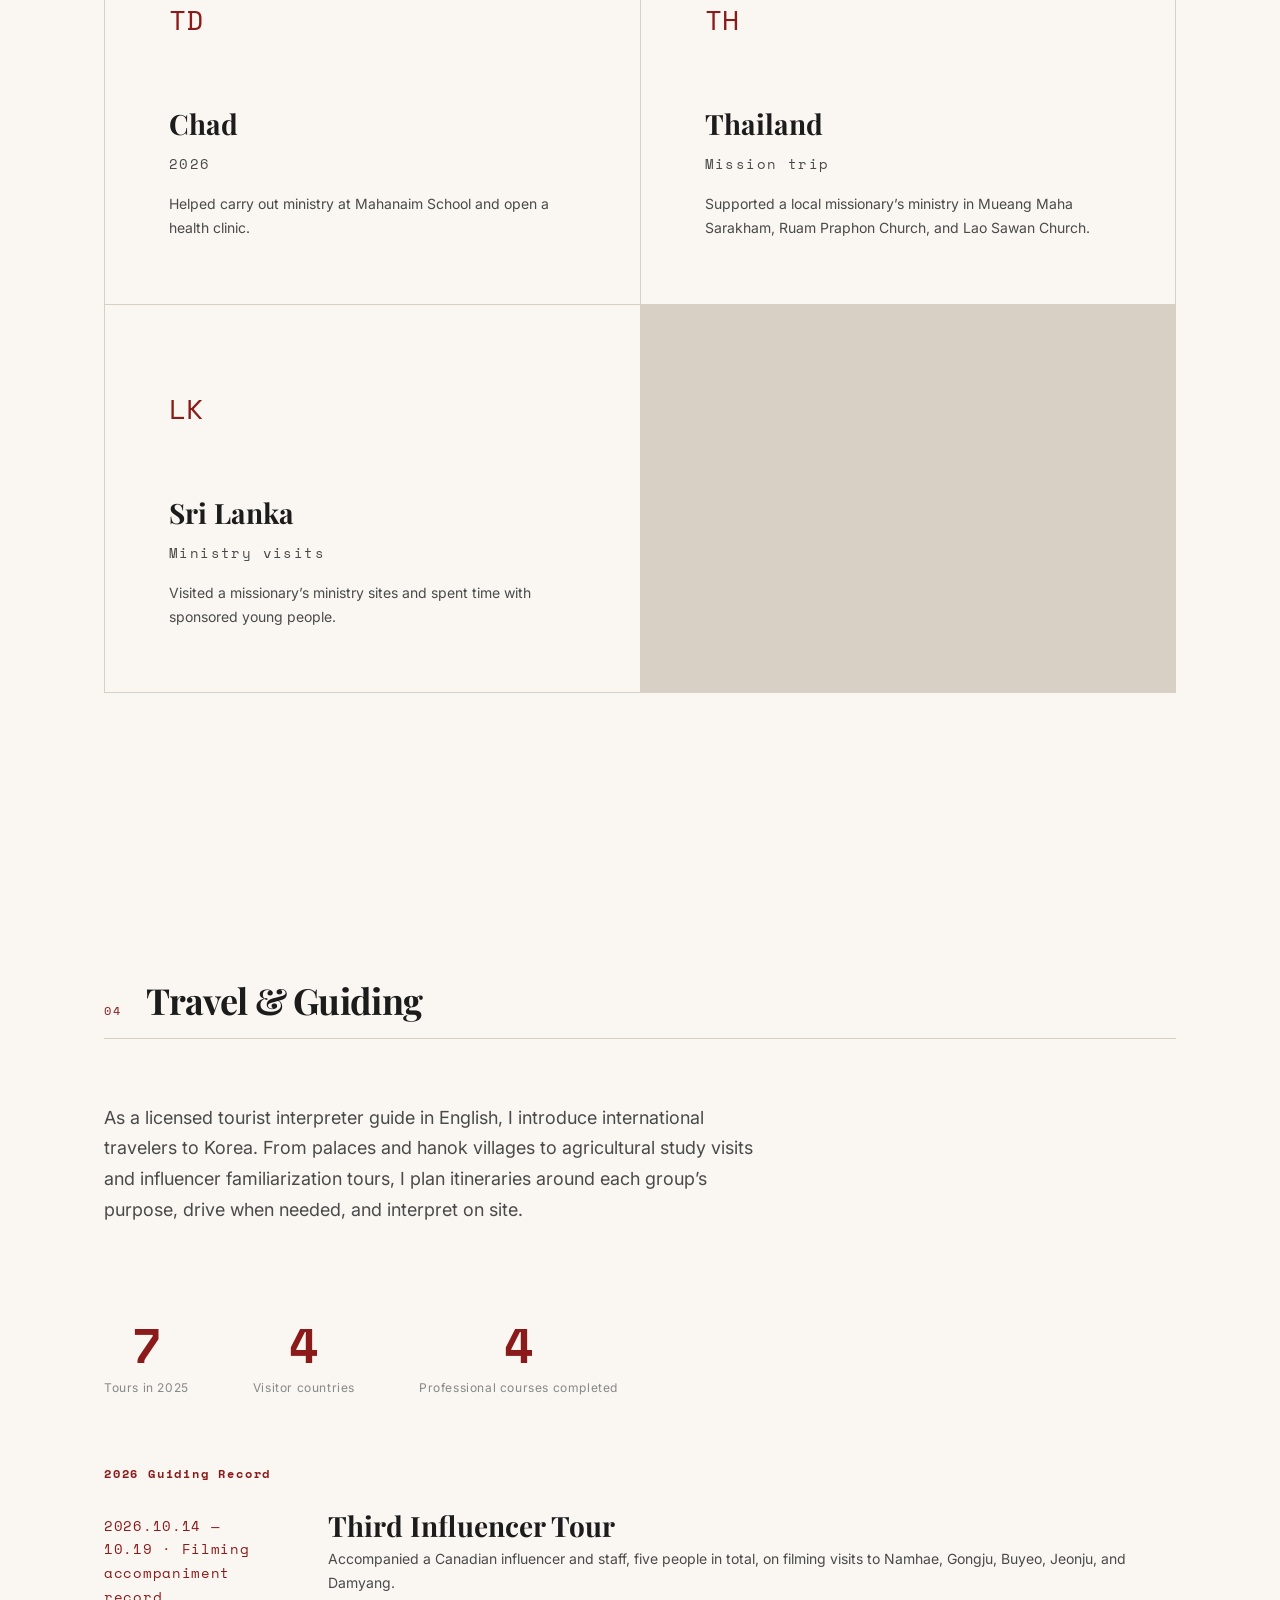
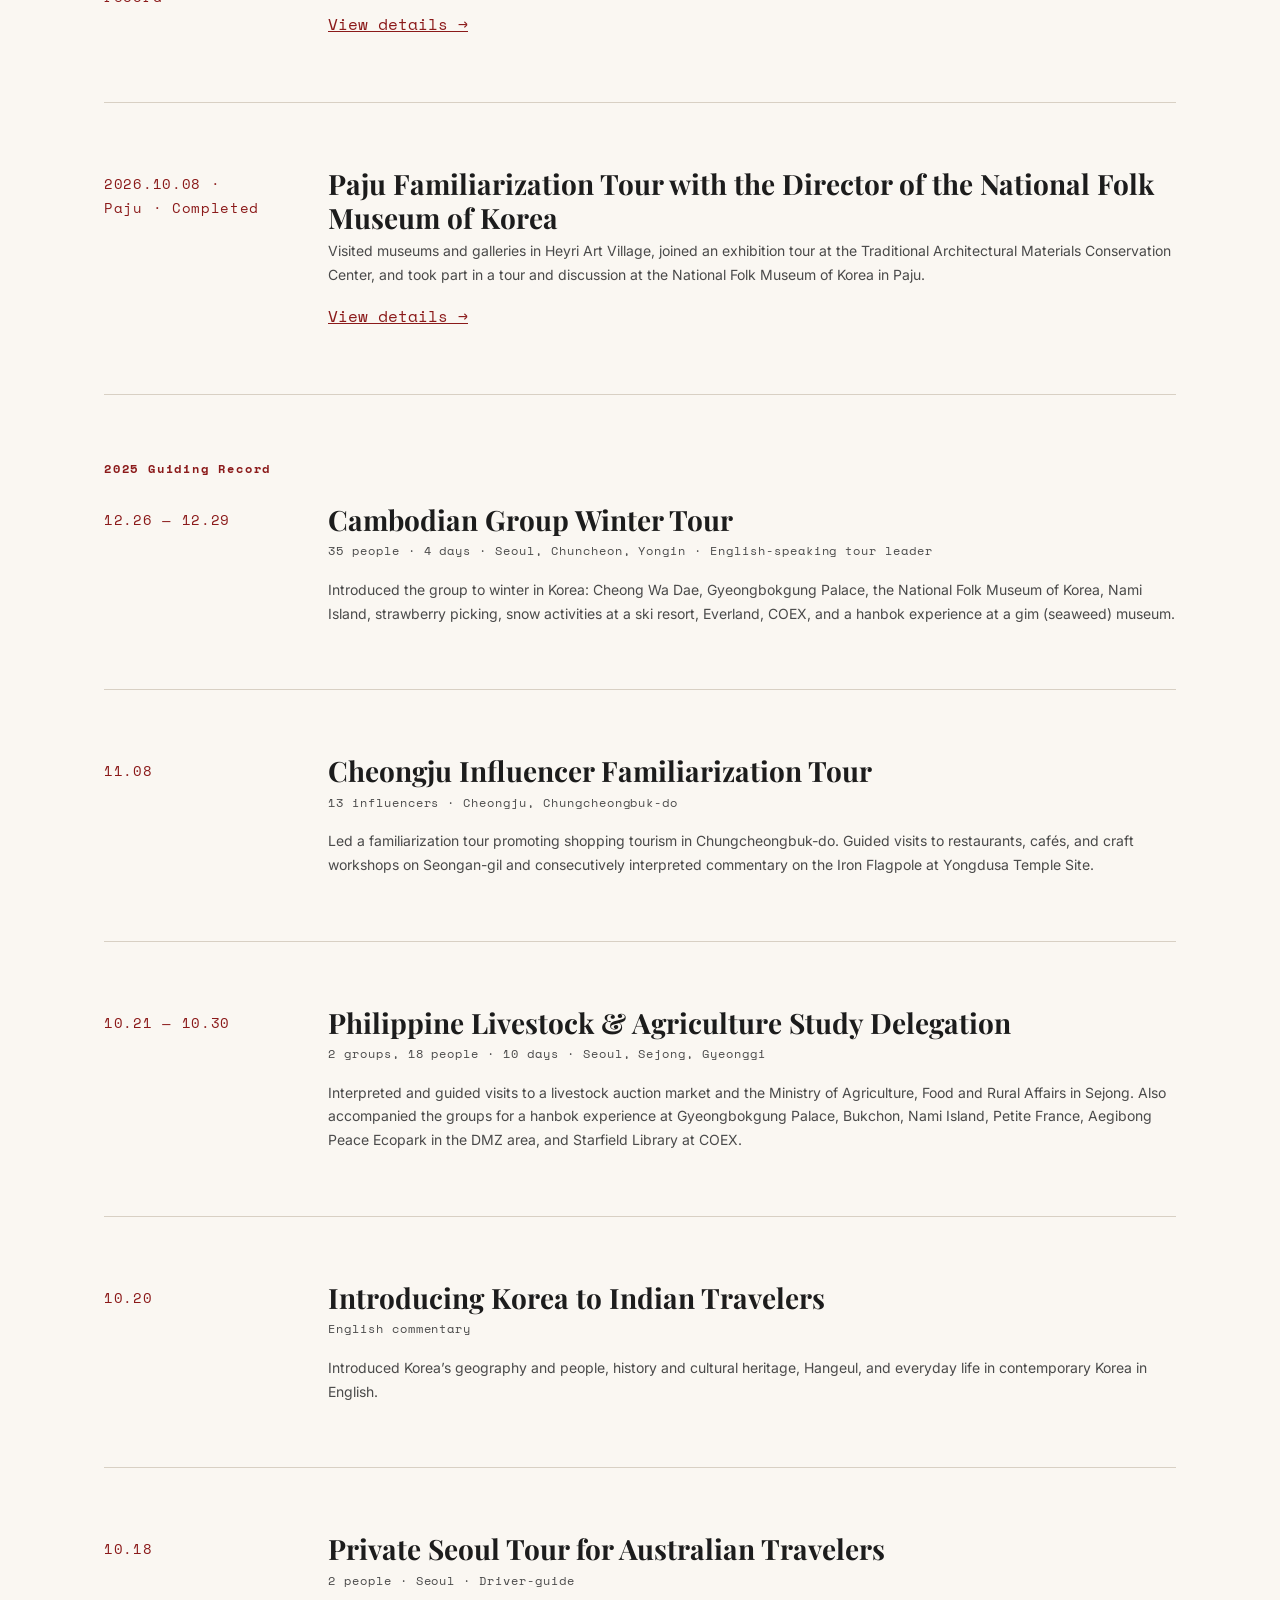
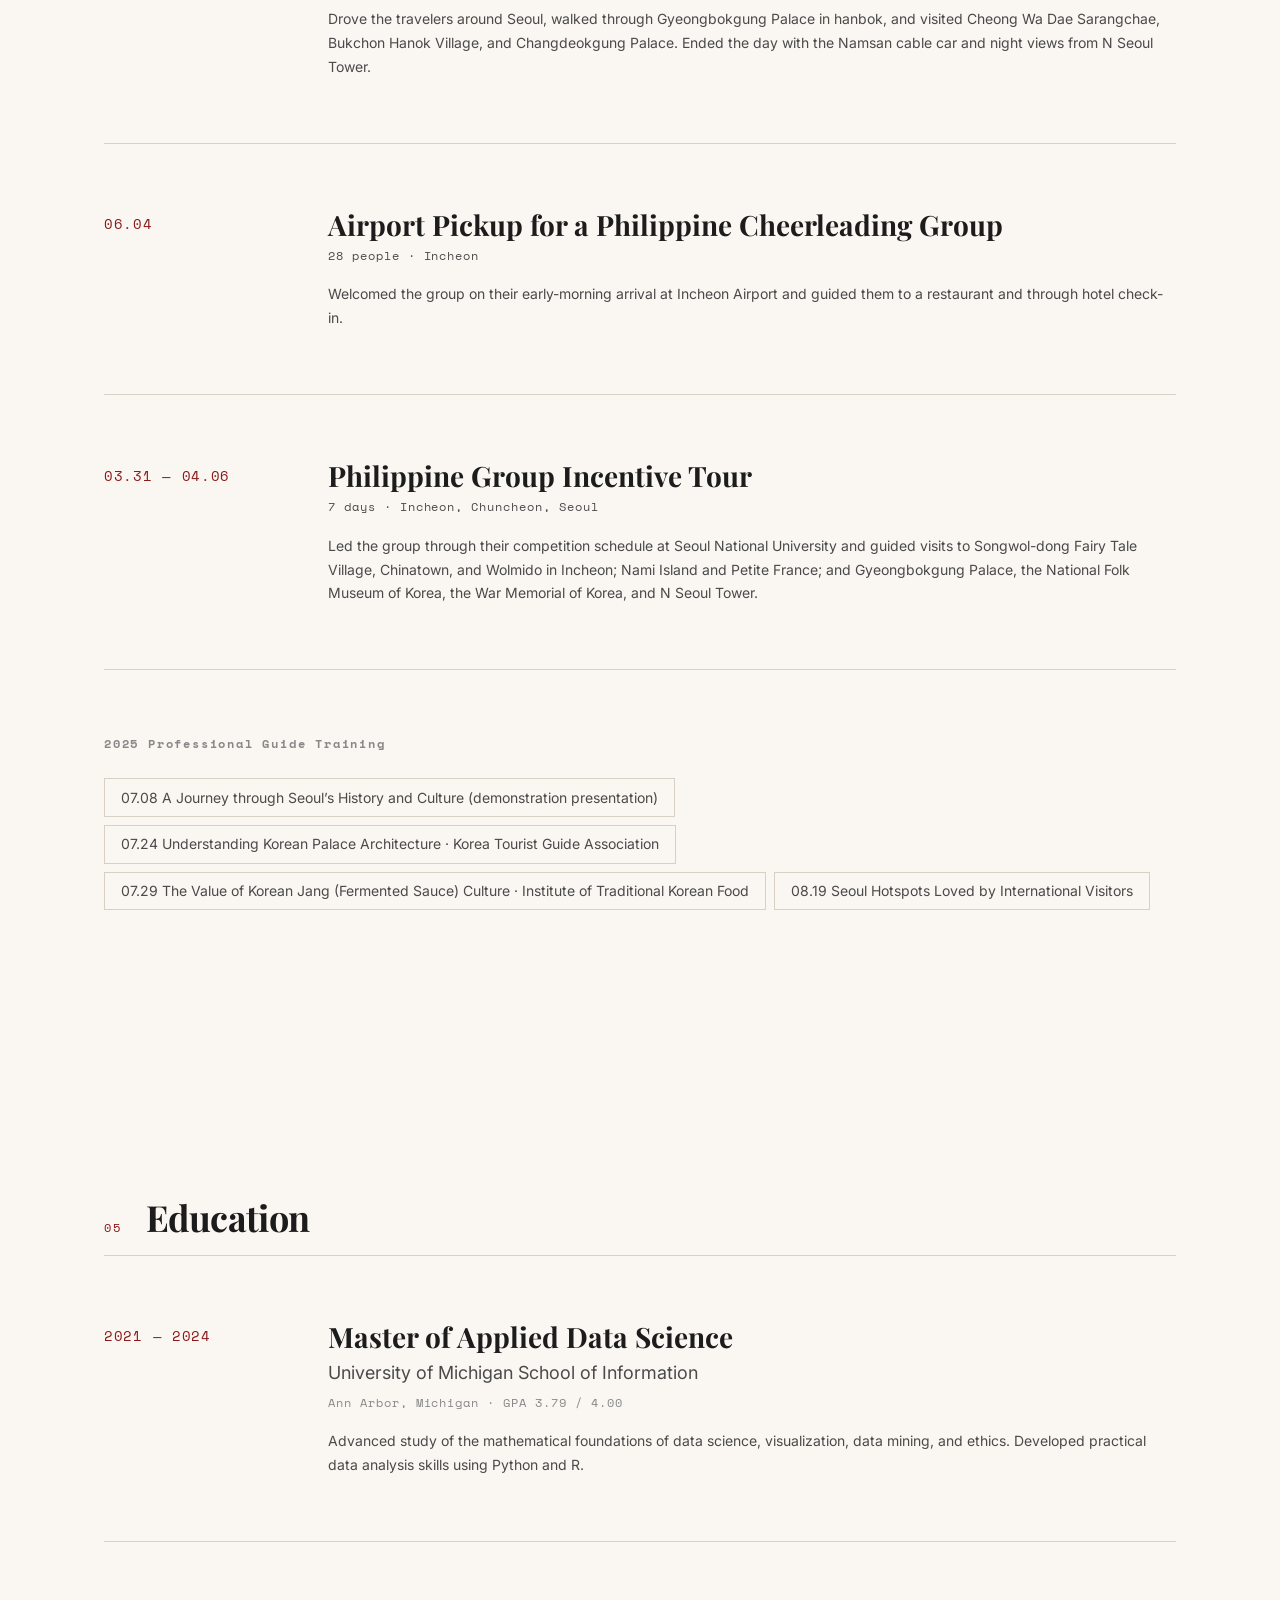
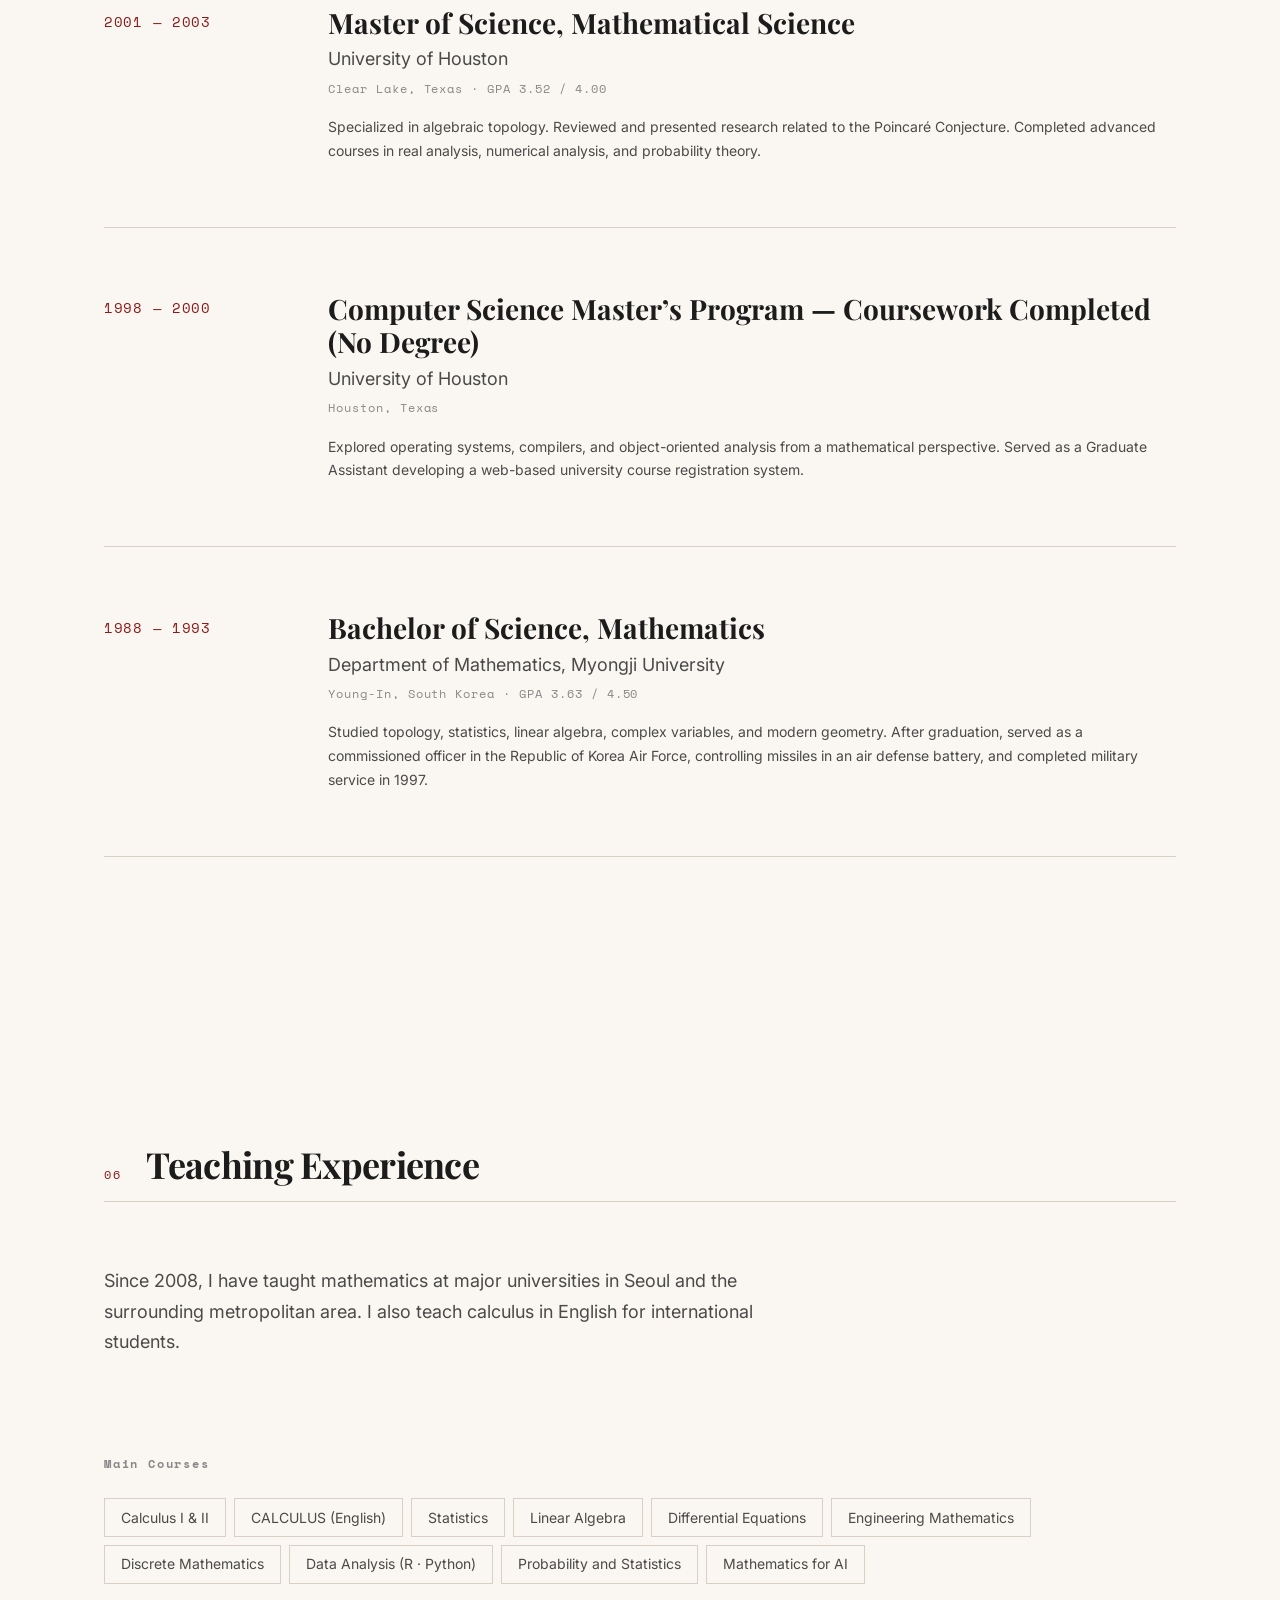
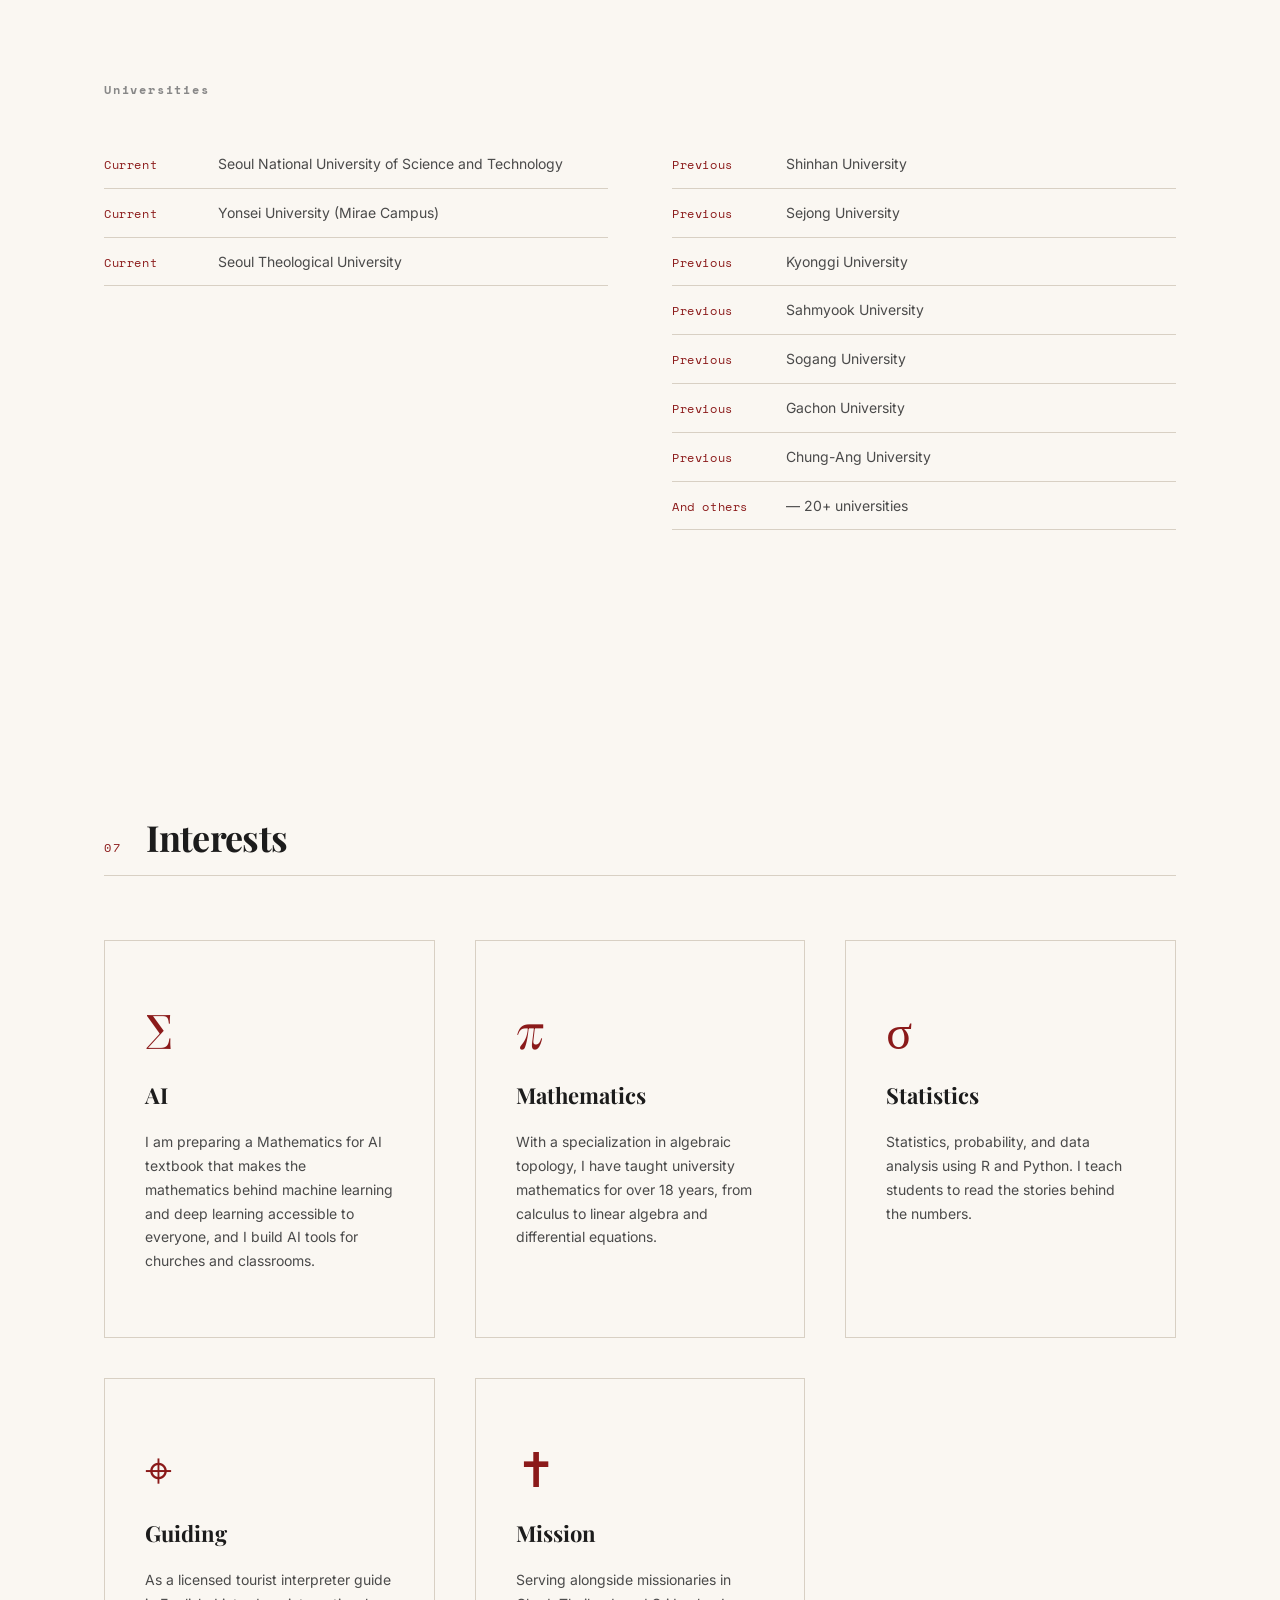
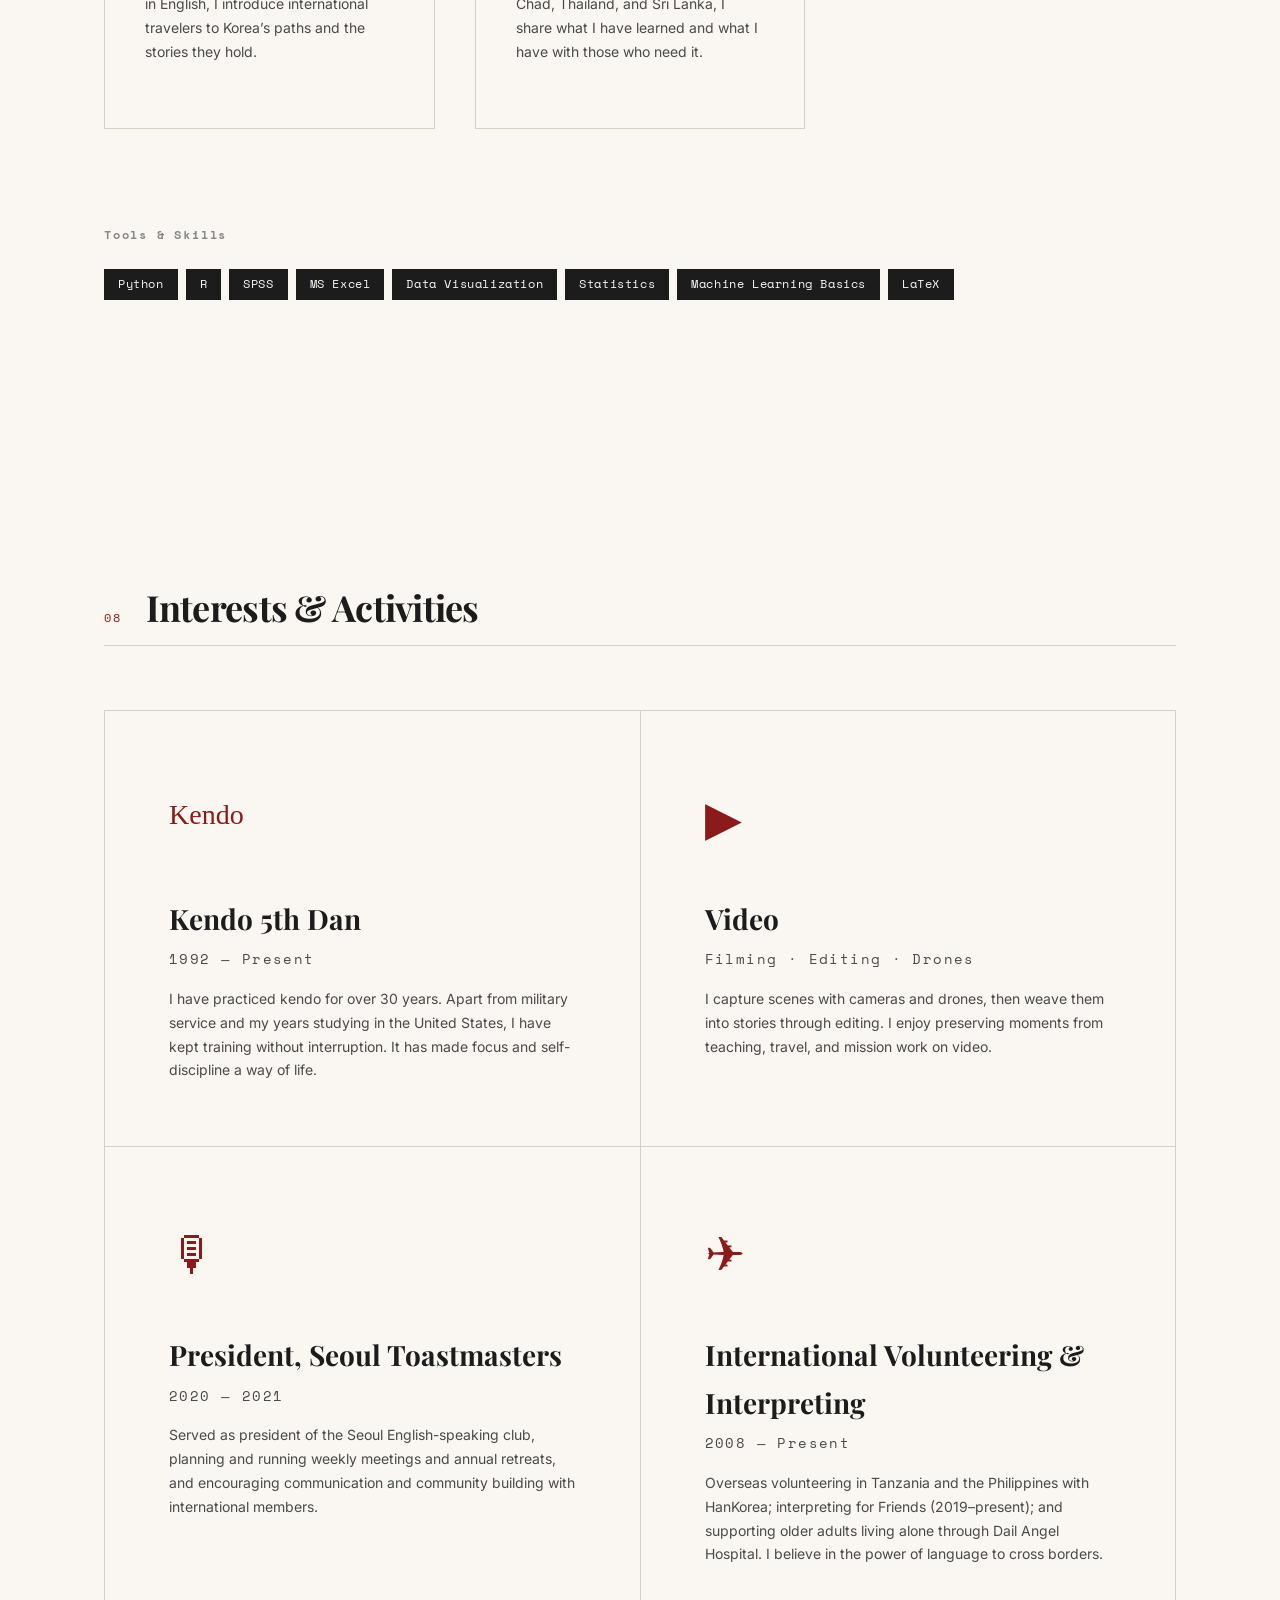
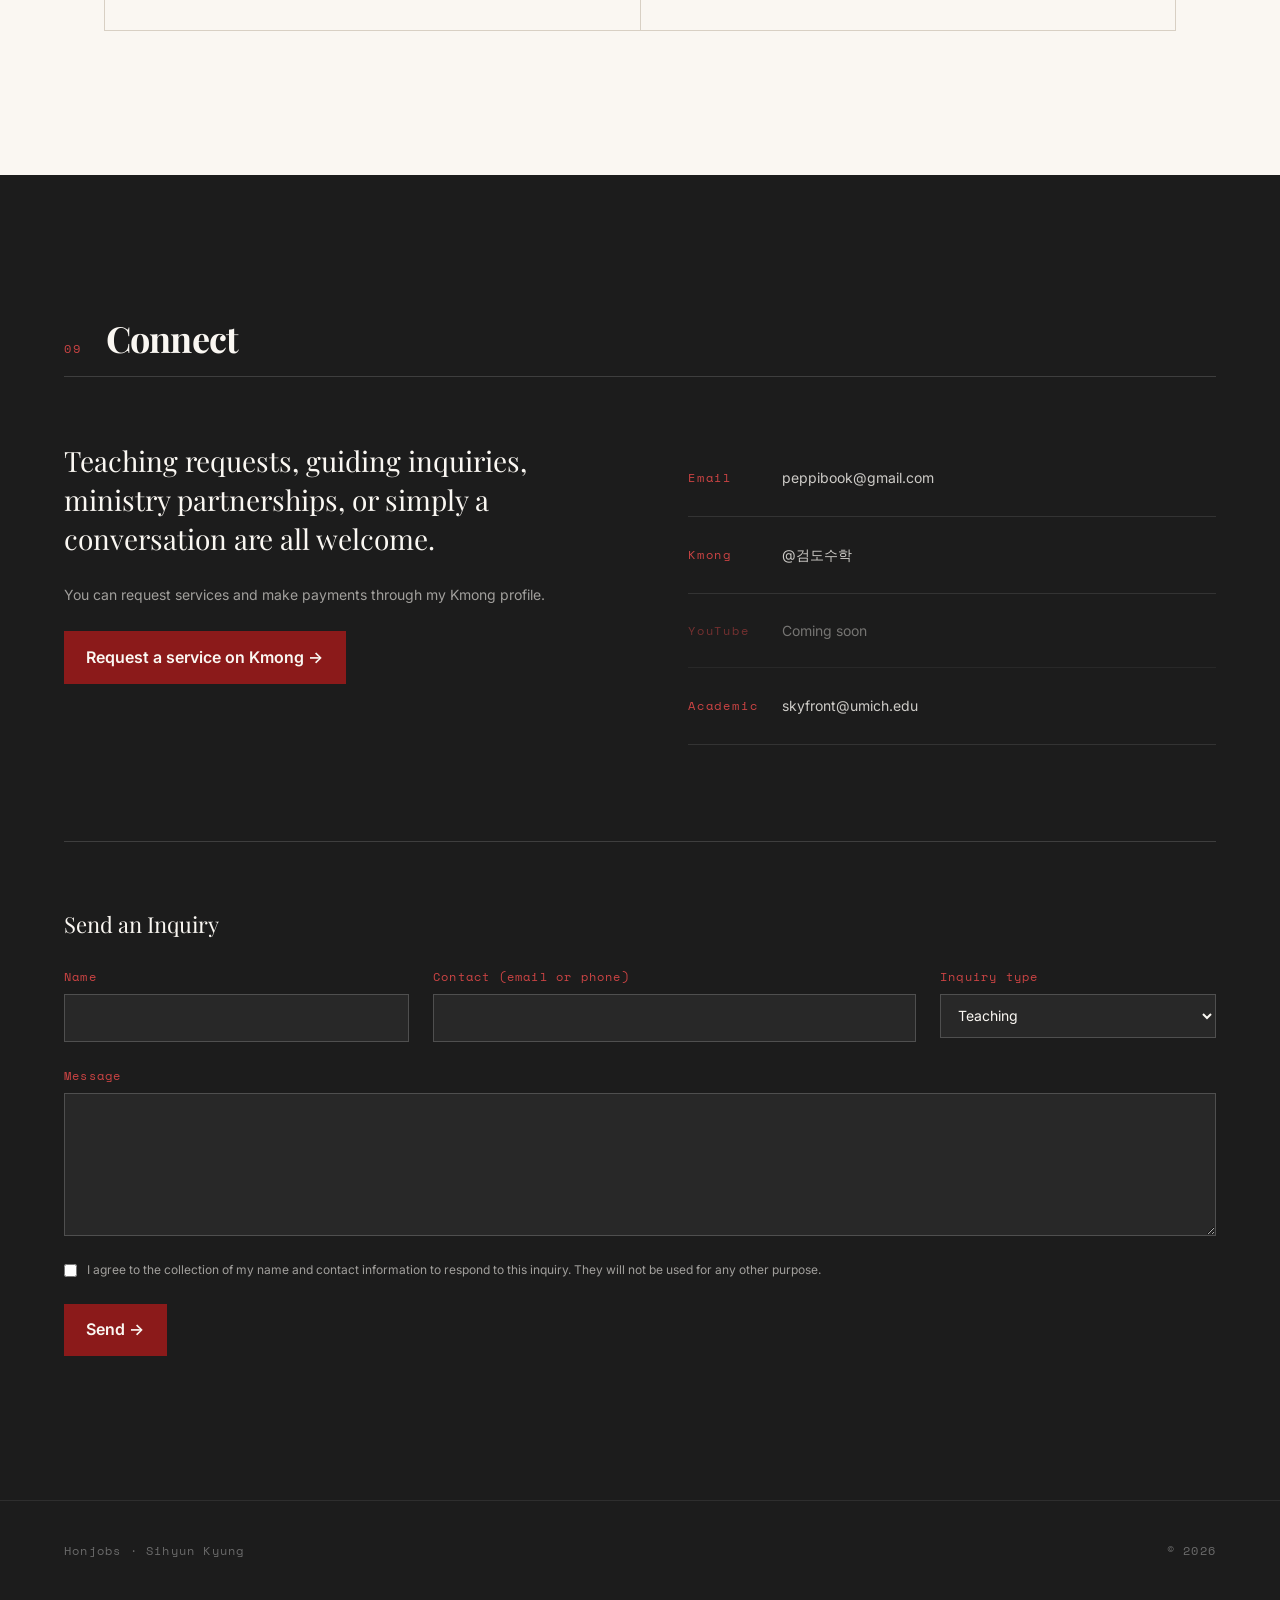
<file: details-en.html>
<!DOCTYPE html>
<html lang="en">
<head>
  <meta charset="UTF-8" />
  <meta name="viewport" content="width=device-width, initial-scale=1.0" />
  <meta http-equiv="refresh" content="0; url=en.html" />
  <title>Honjobs — Profile Page Redirect</title>
  <link rel="alternate" hreflang="ko" href="https://peppibook.github.io/details.html" />
  <link rel="alternate" hreflang="en" href="https://peppibook.github.io/details-en.html" />
  <link rel="stylesheet" href="css/style.css" />
  <script>location.replace('en.html' + location.hash);</script>
</head>
<body>
  <main class="section">
    <h1>The Honjobs profile page has moved</h1>
    <p><a class="guide__more" href="en.html">Go to the full profile page →</a></p>
  </main>
</body>
</html>
</file>
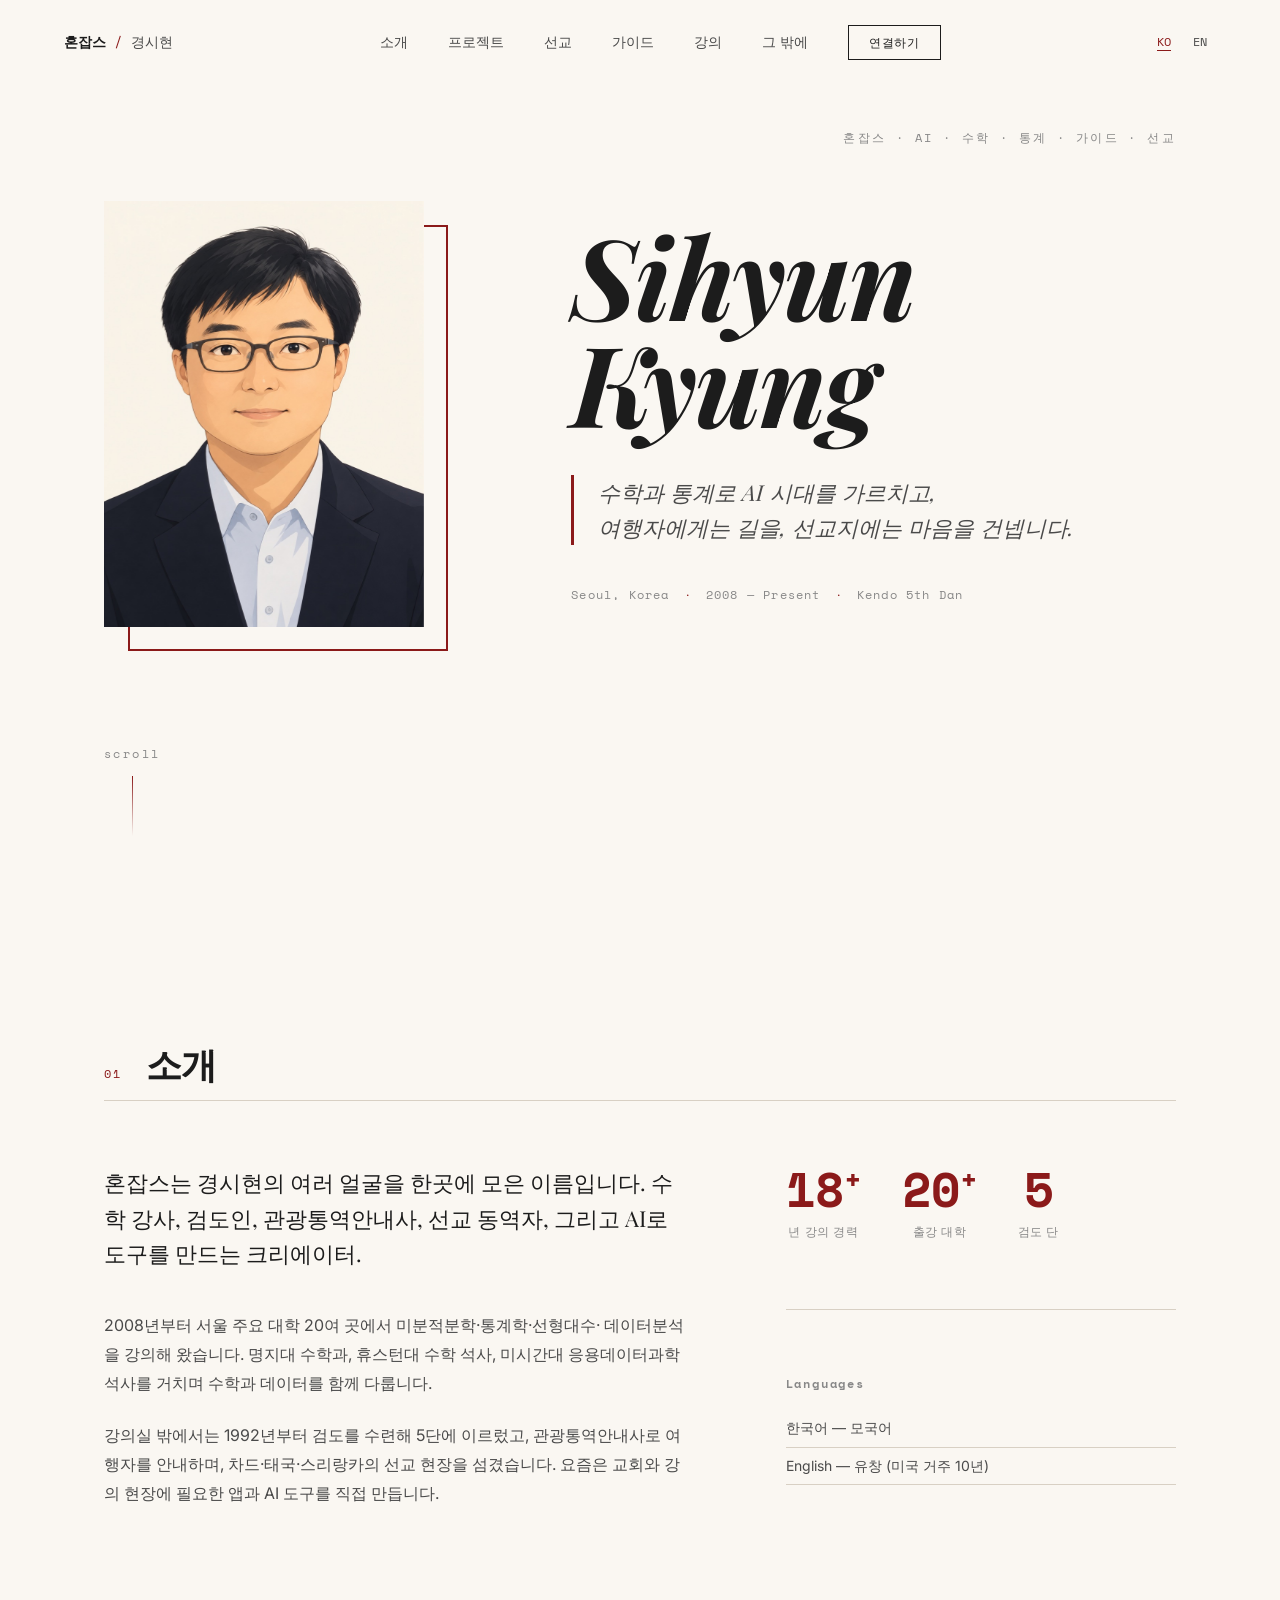
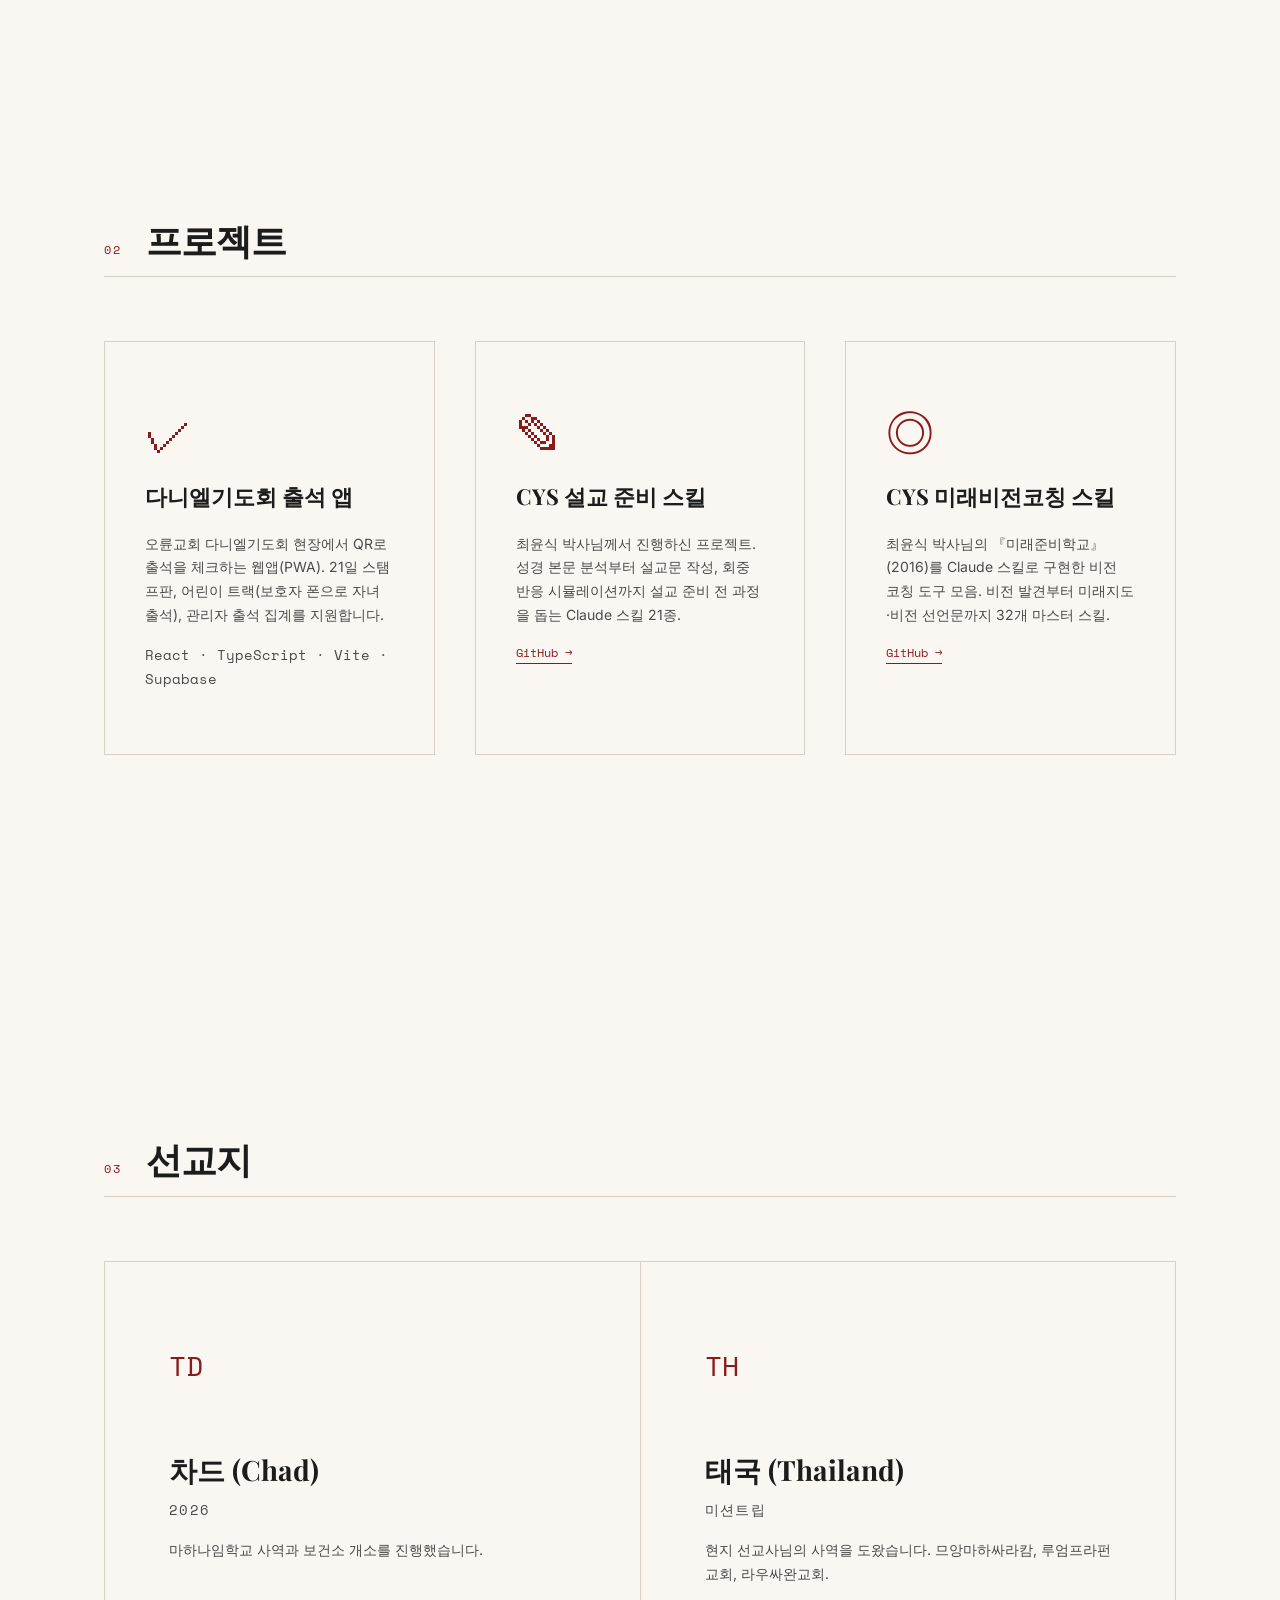
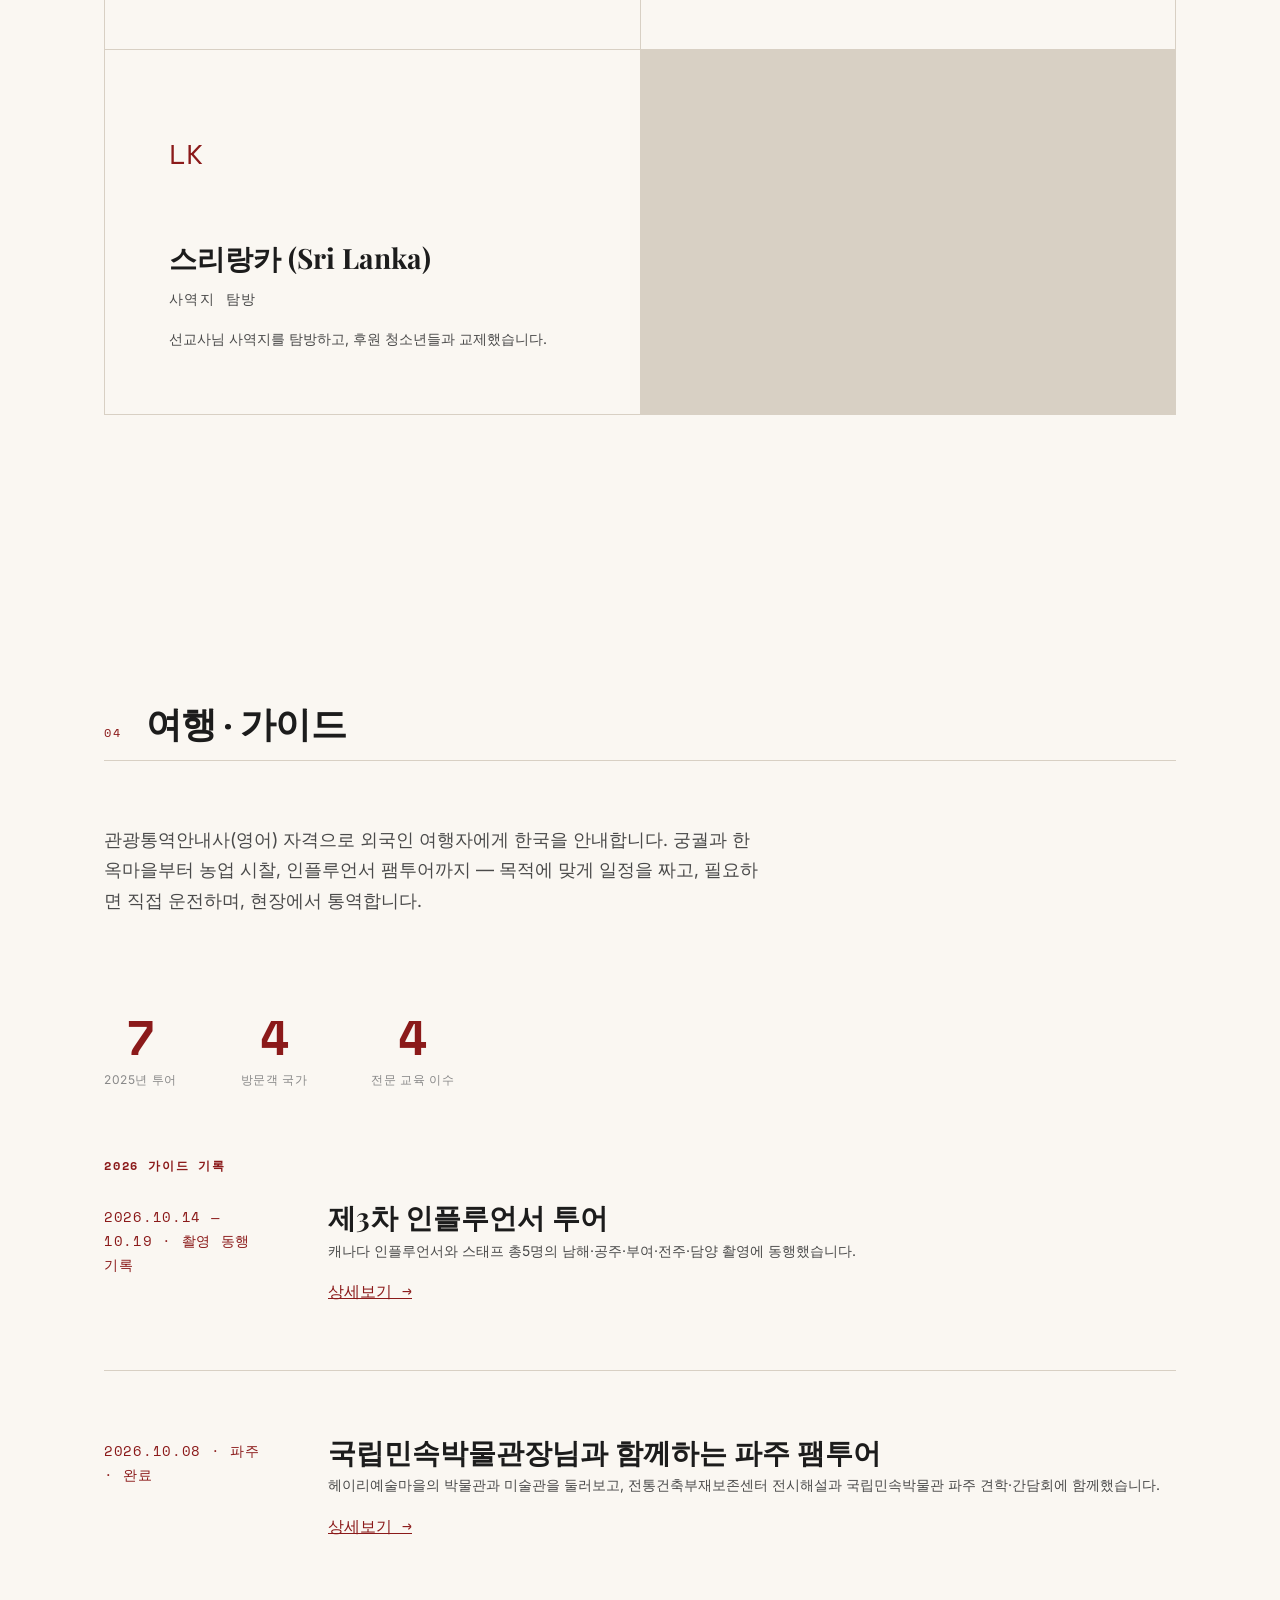
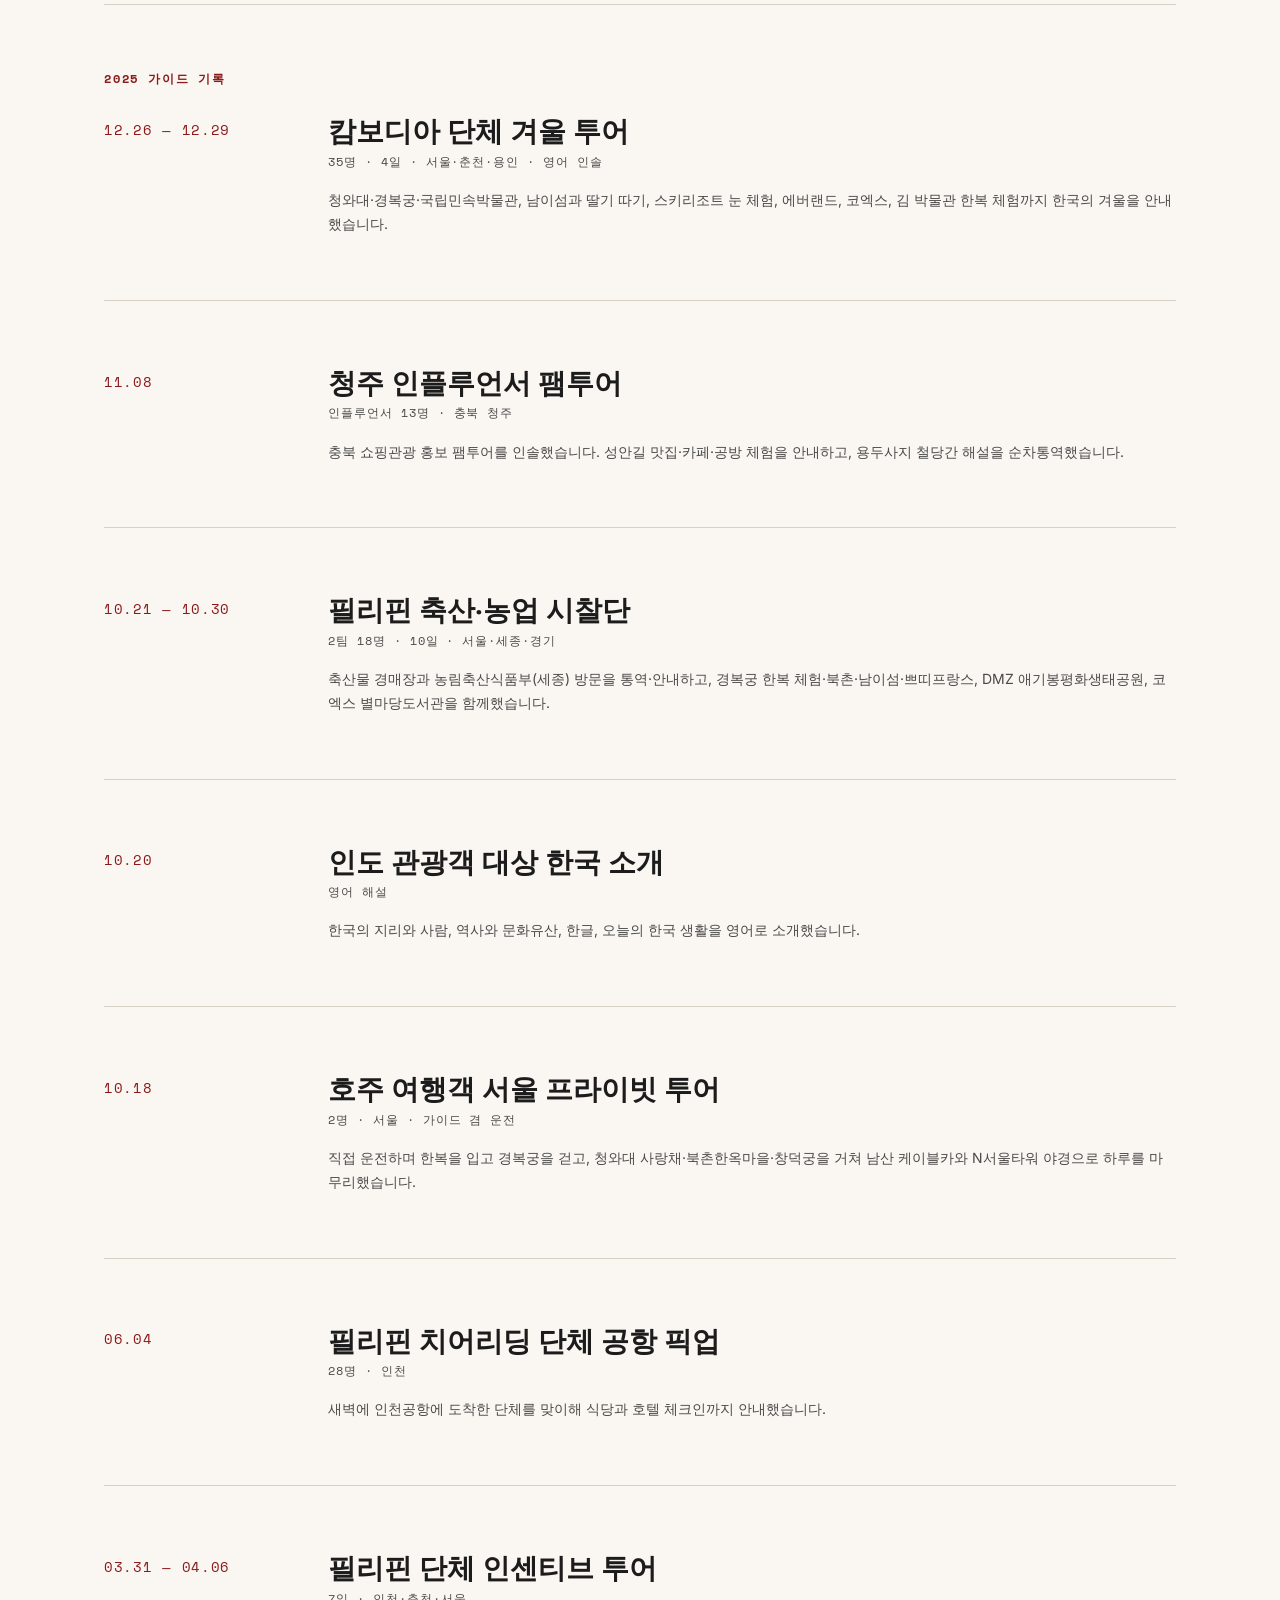
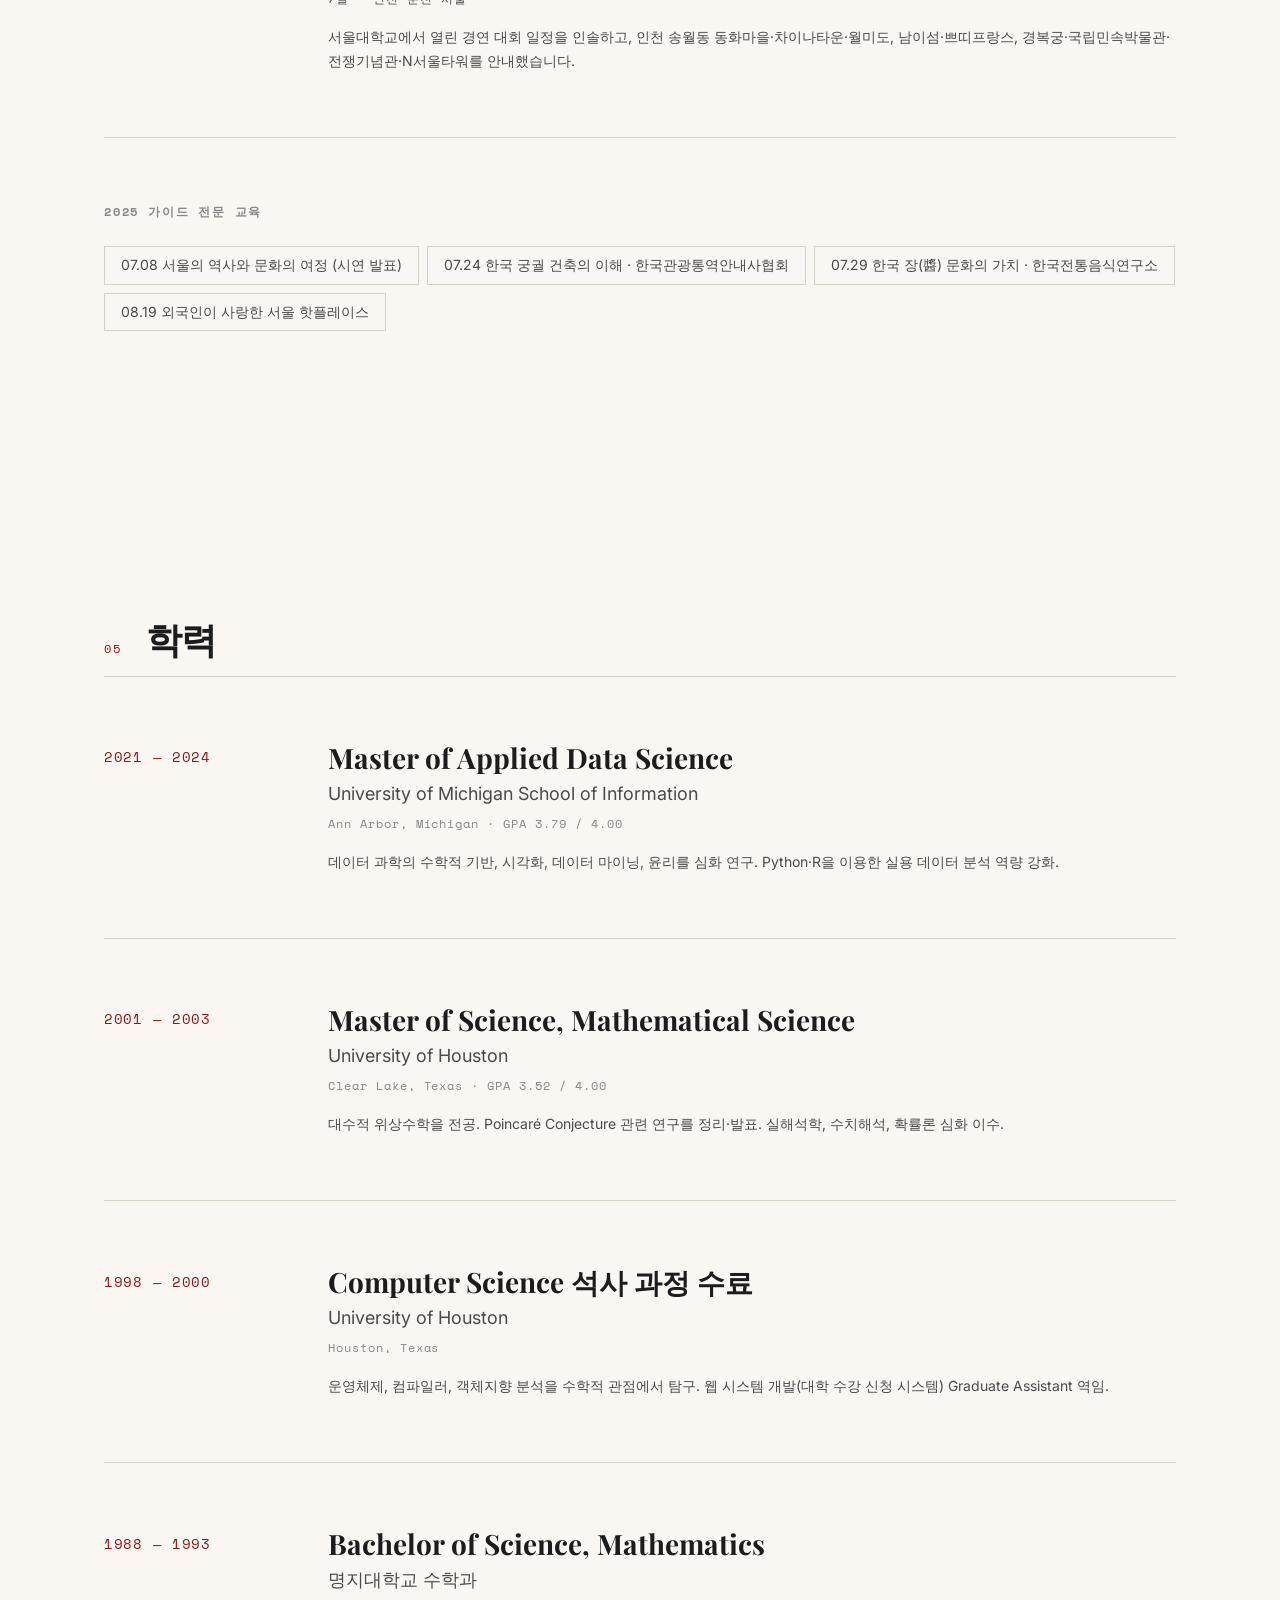
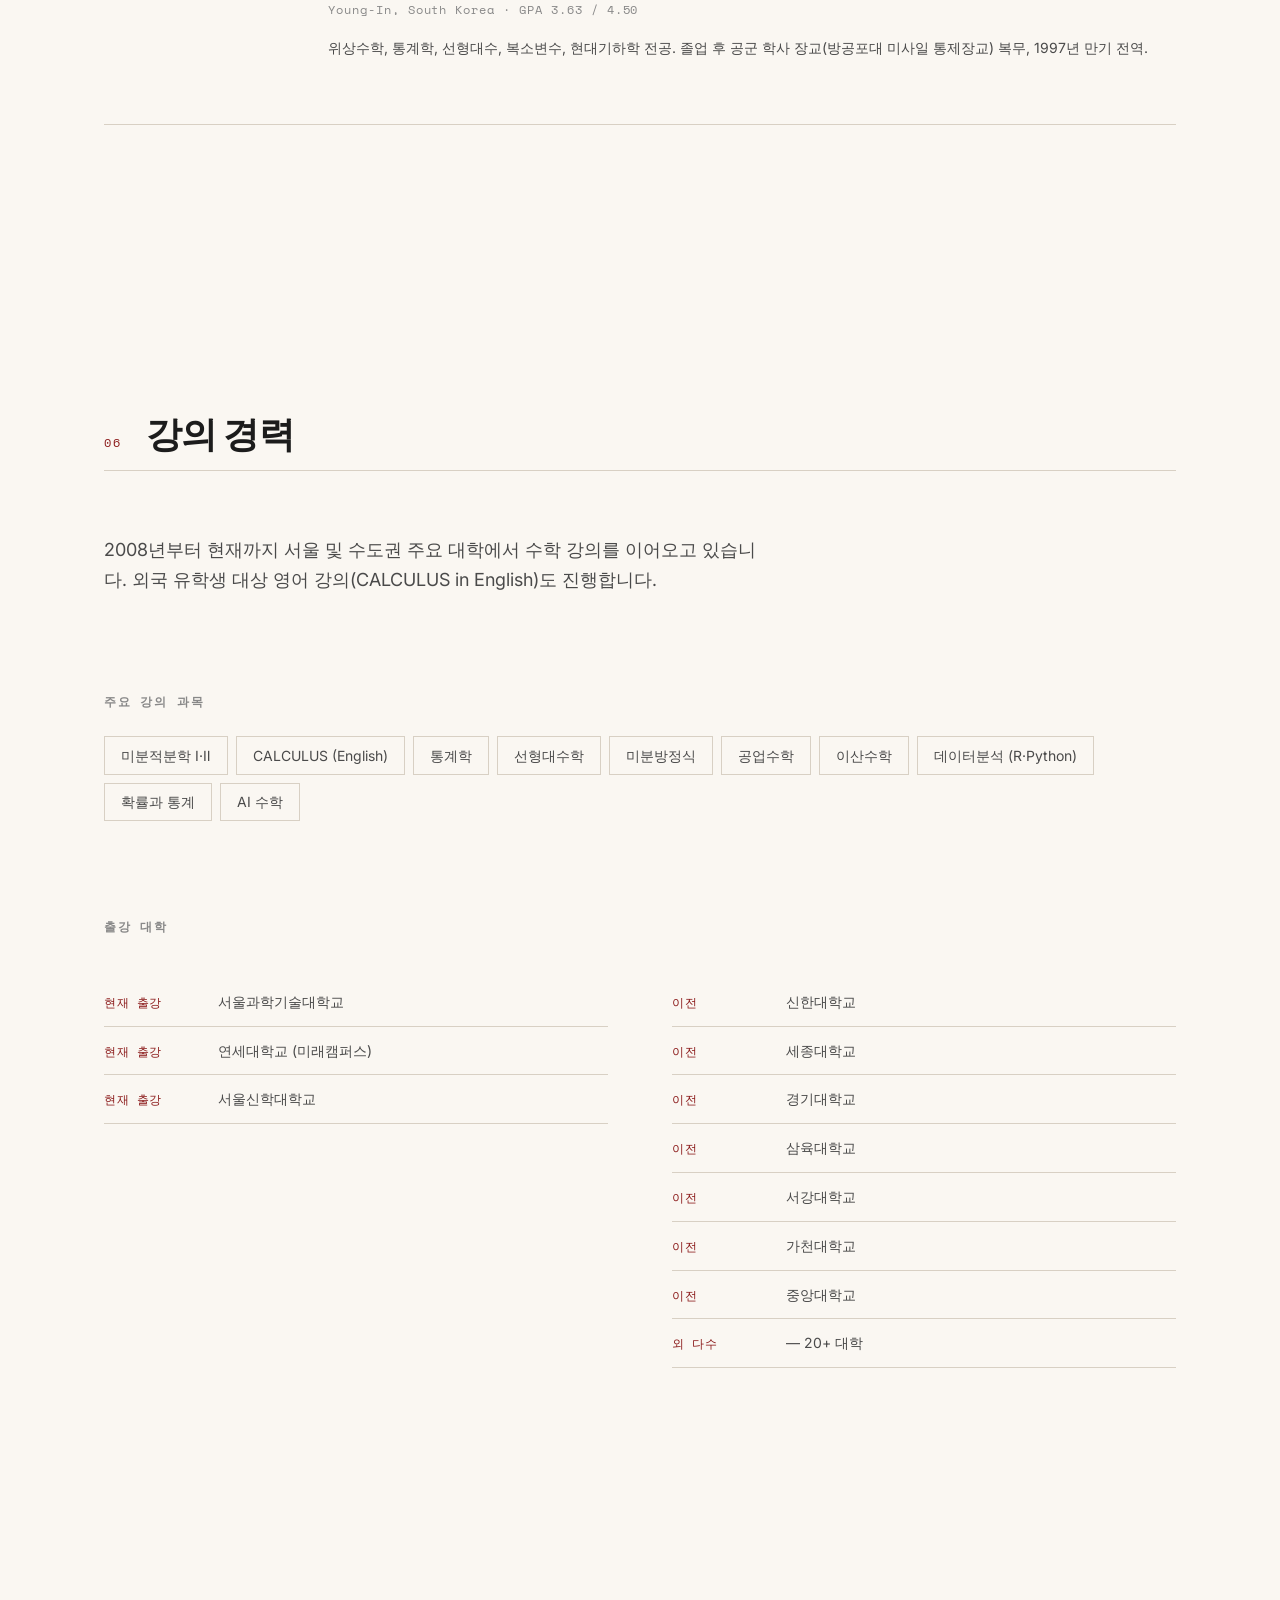
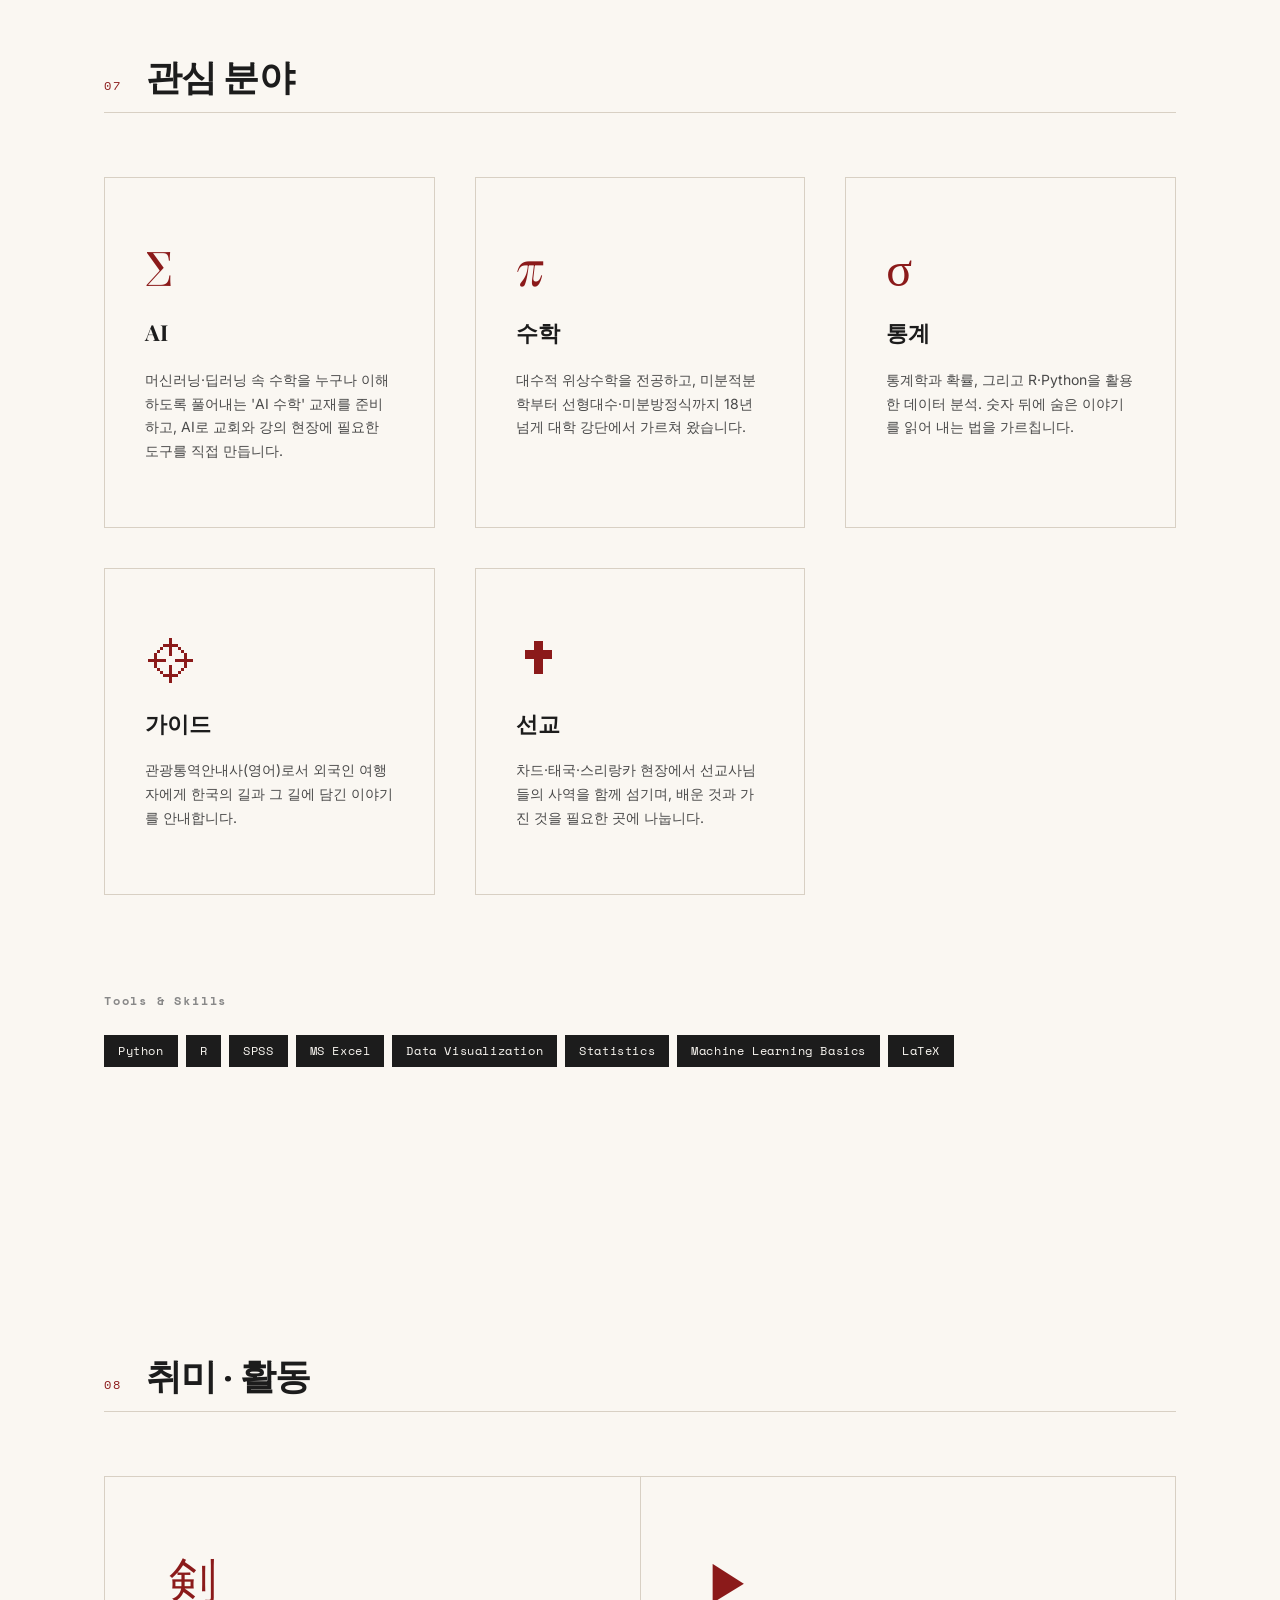
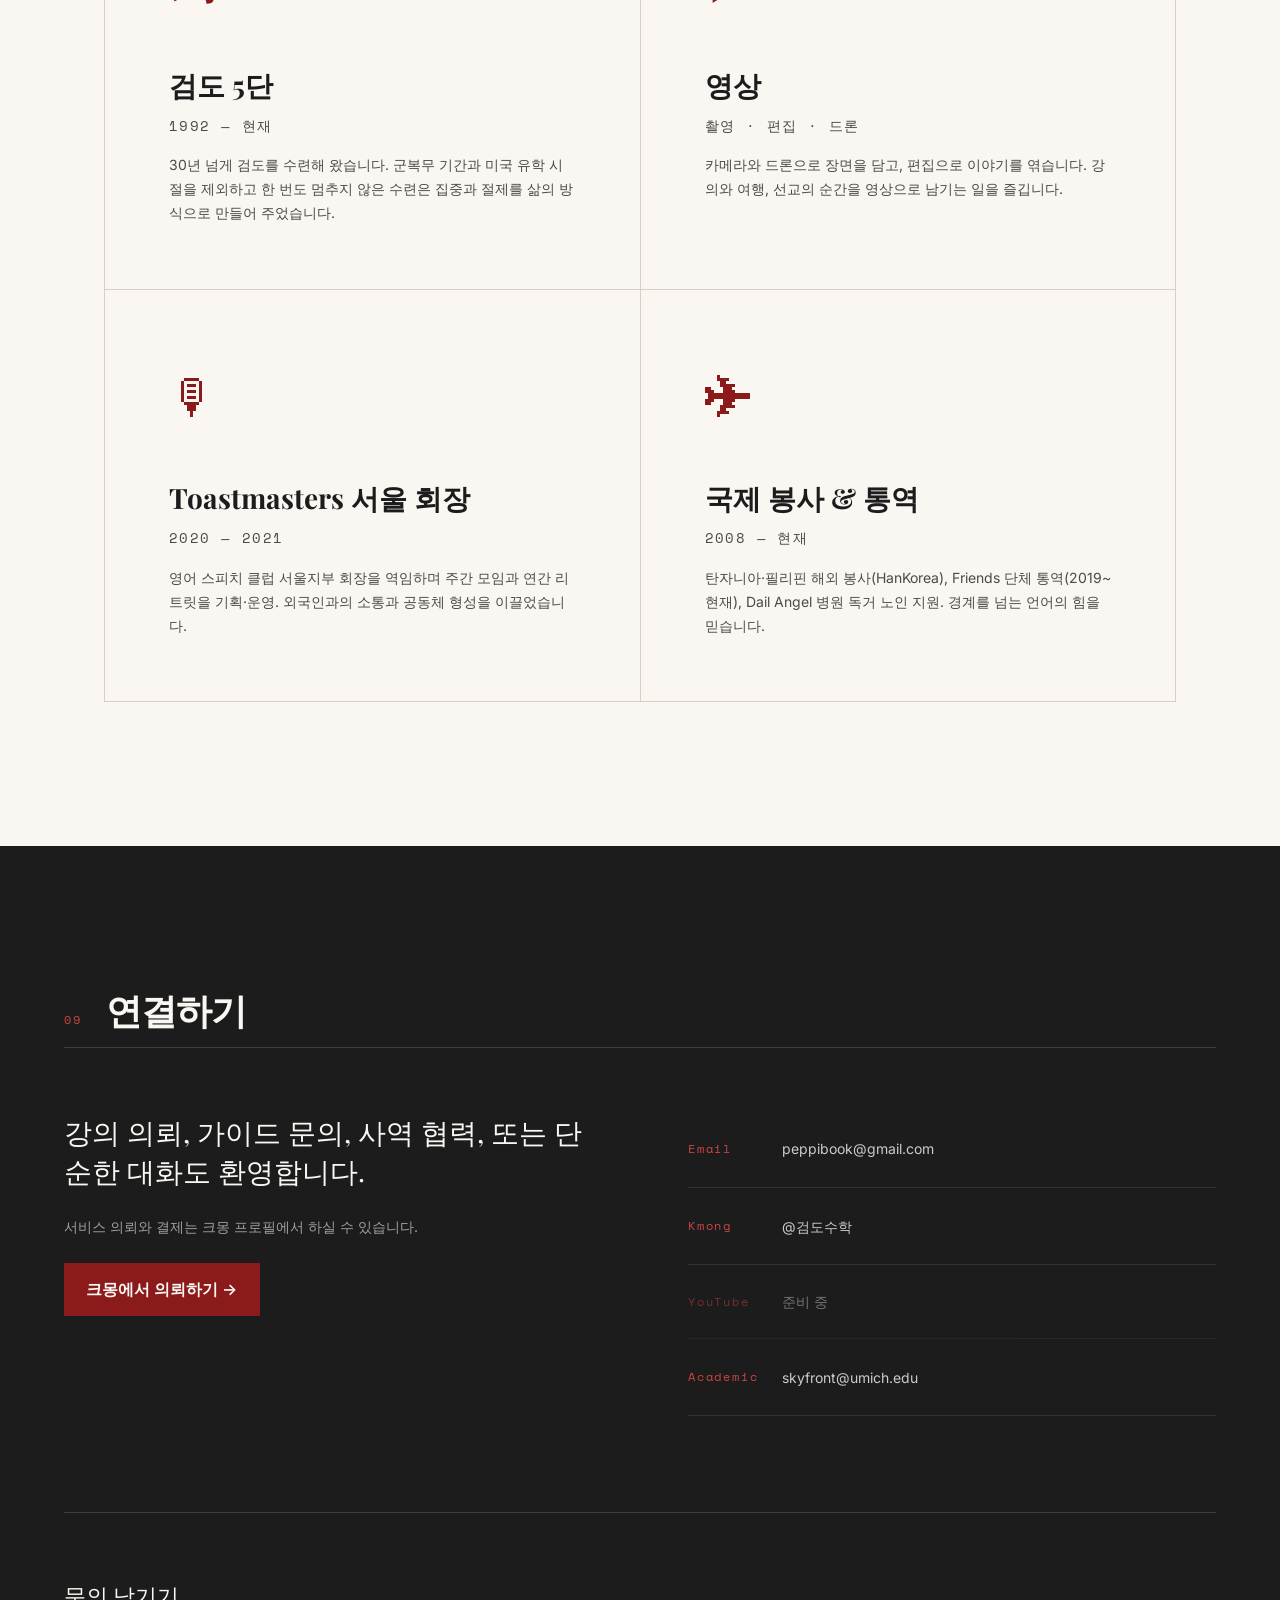
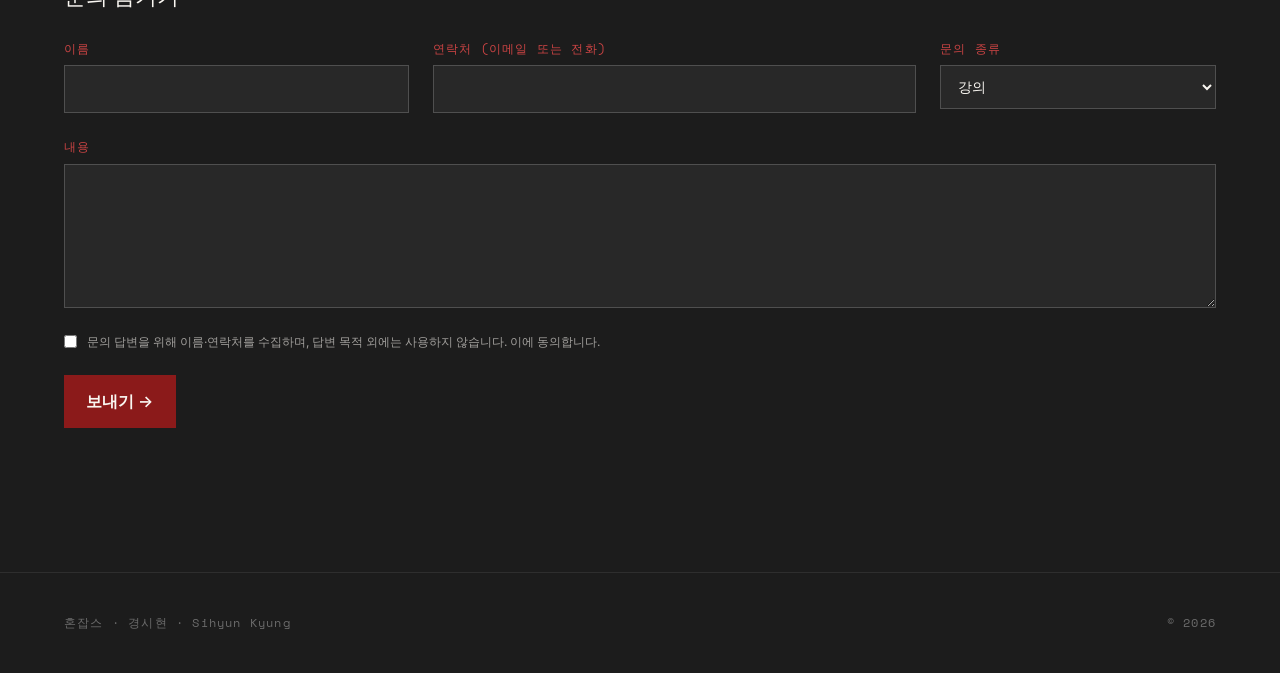
<file: details.html>
<!DOCTYPE html>
<html lang="ko">
<head>
  <meta charset="UTF-8" />
  <meta name="viewport" content="width=device-width, initial-scale=1.0" />
  <meta http-equiv="refresh" content="0; url=index.html" />
  <title>혼잡스 — 소개 페이지 이동</title>
  <link rel="alternate" hreflang="ko" href="https://peppibook.github.io/details.html" />
  <link rel="alternate" hreflang="en" href="https://peppibook.github.io/details-en.html" />
  <link rel="stylesheet" href="css/style.css" />
  <script>location.replace('index.html' + location.hash);</script>
</head>
<body>
  <main class="section">
    <h1>혼잡스 소개 페이지가 이동했습니다</h1>
    <p><a class="guide__more" href="index.html">전체 소개 페이지로 이동 →</a></p>
  </main>
</body>
</html>
</file>
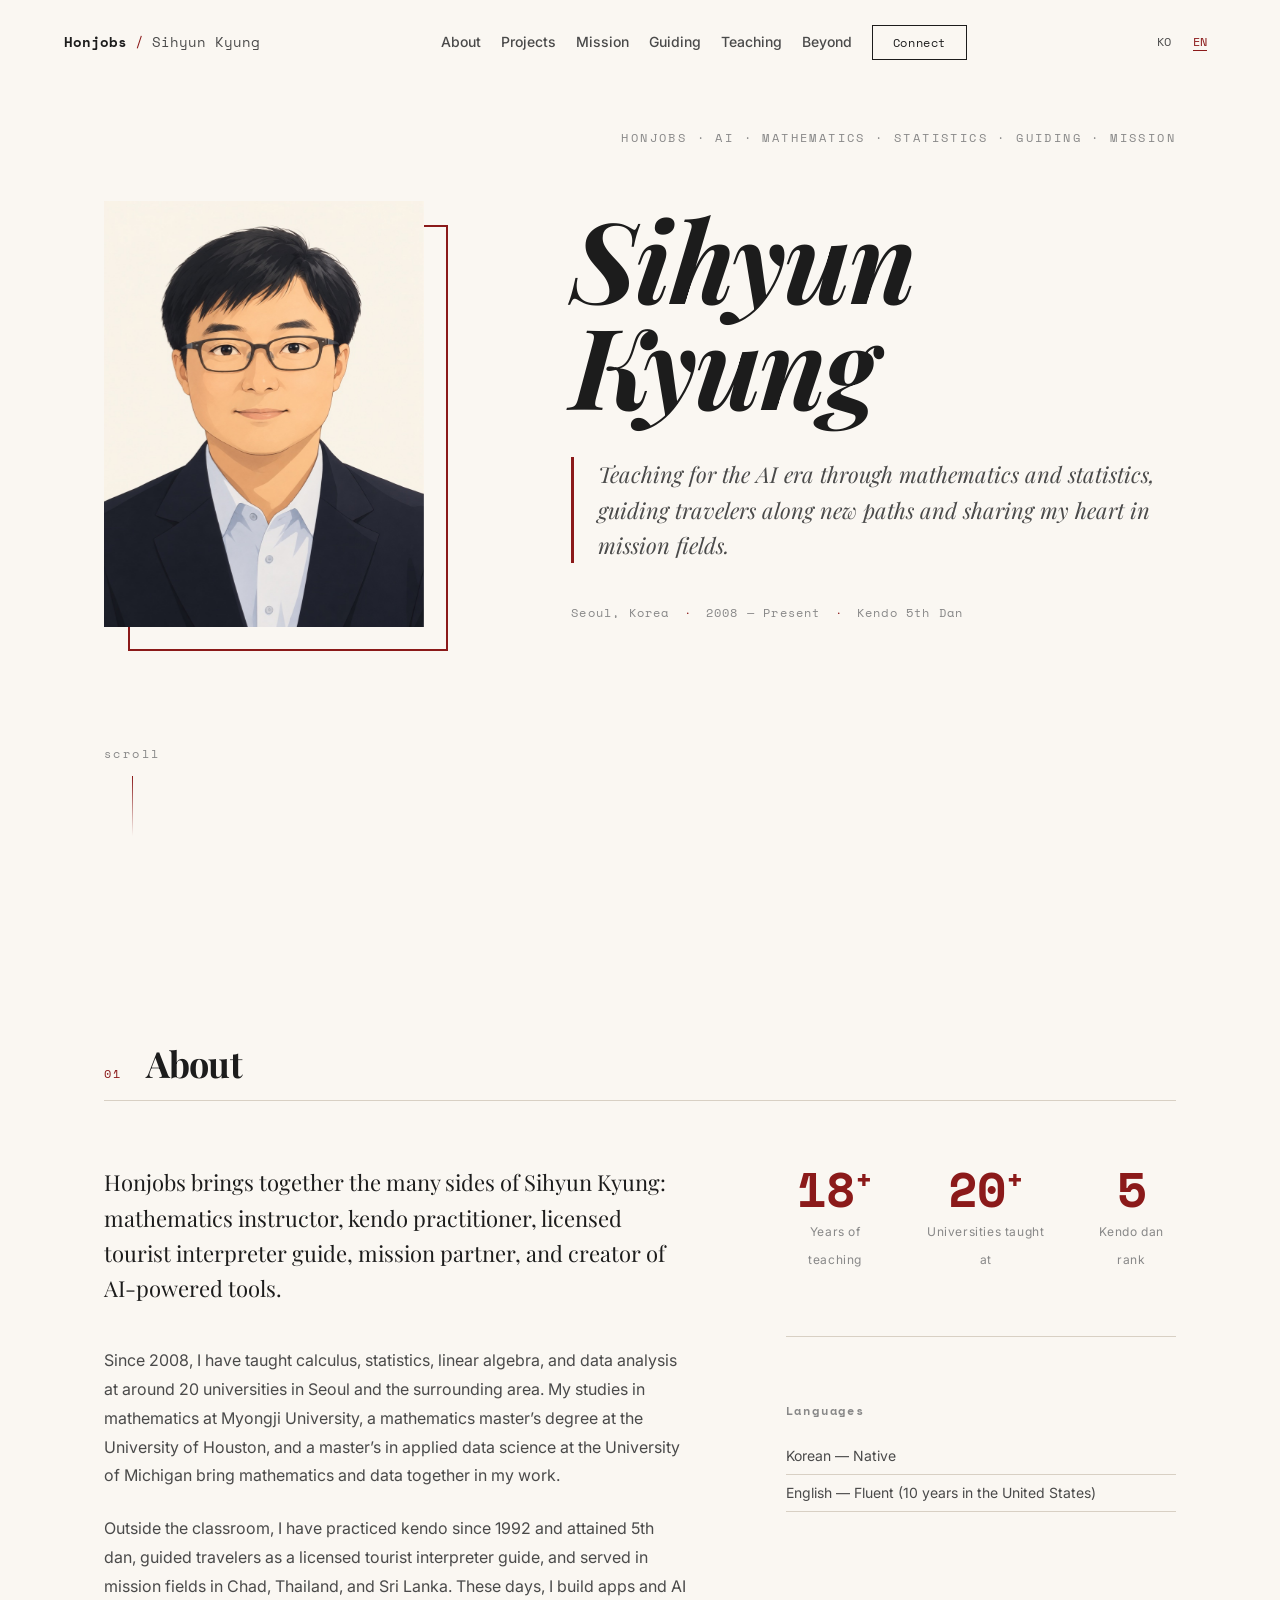
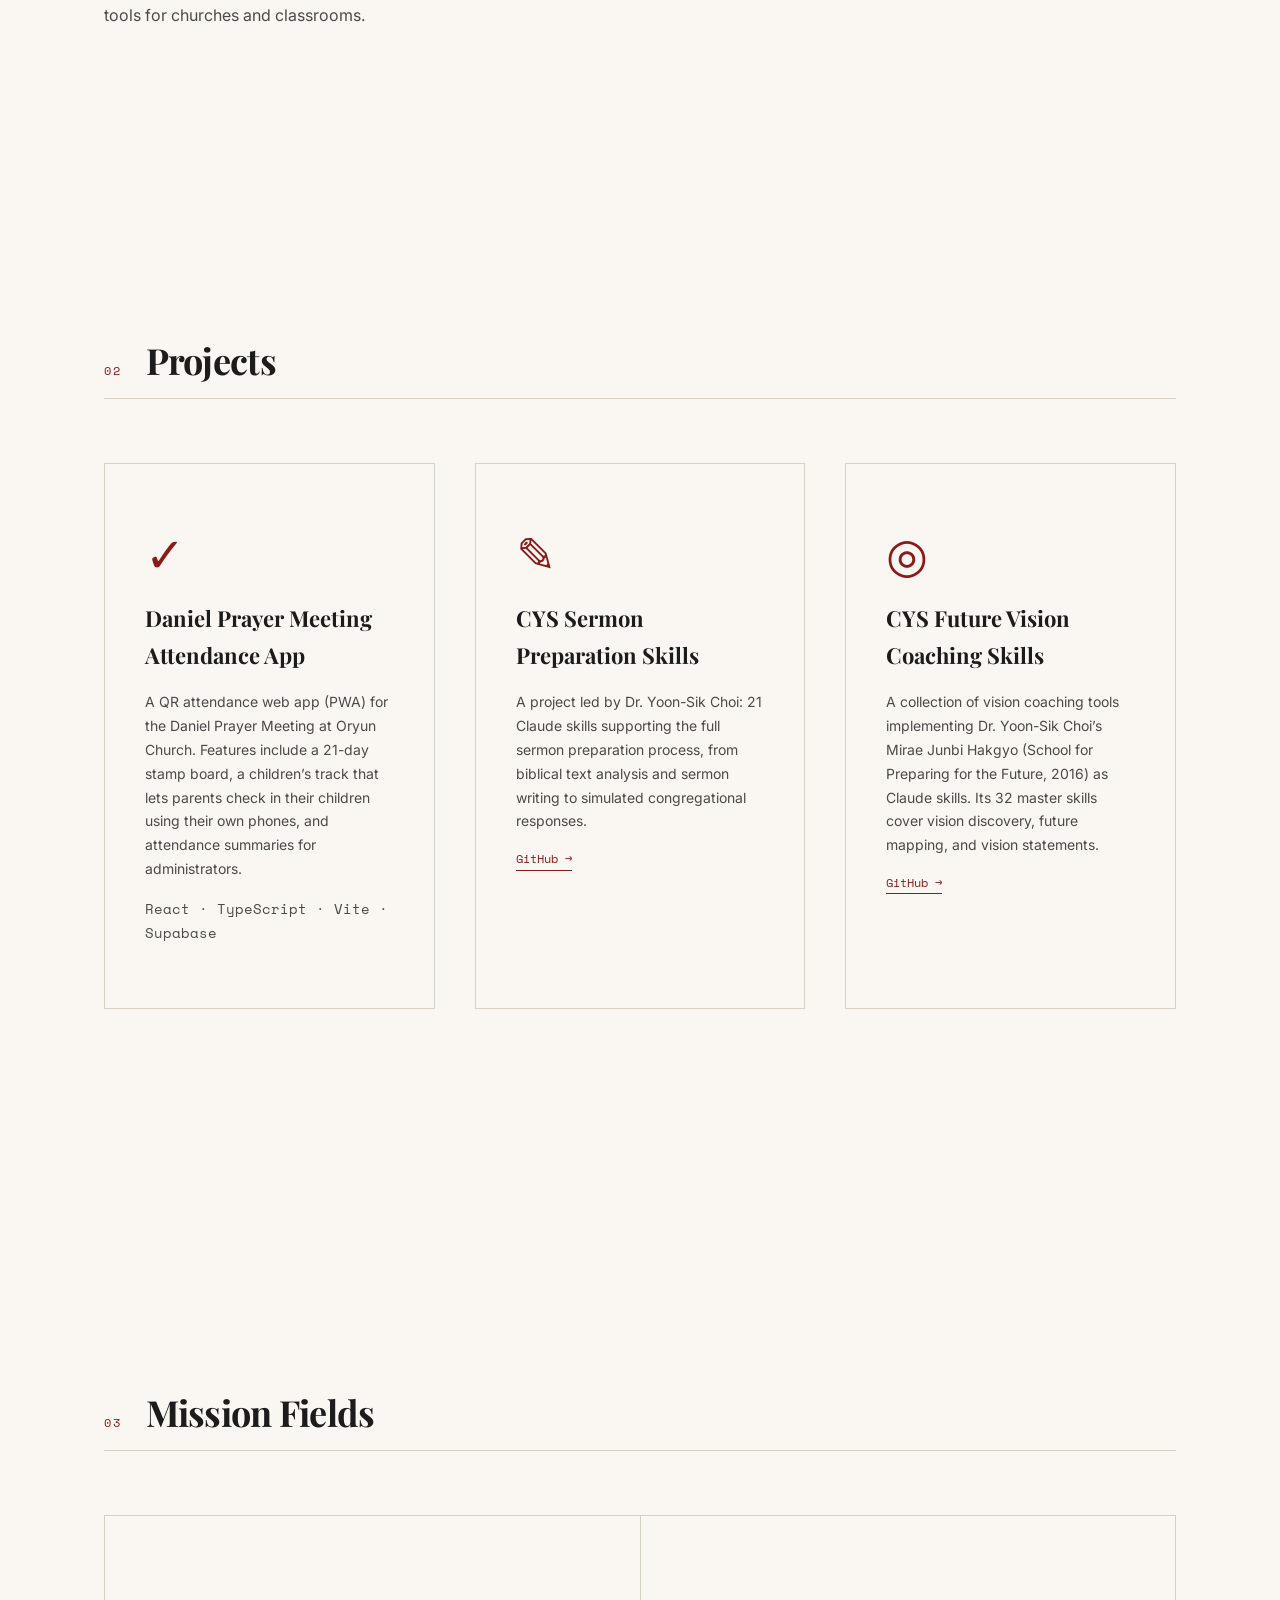
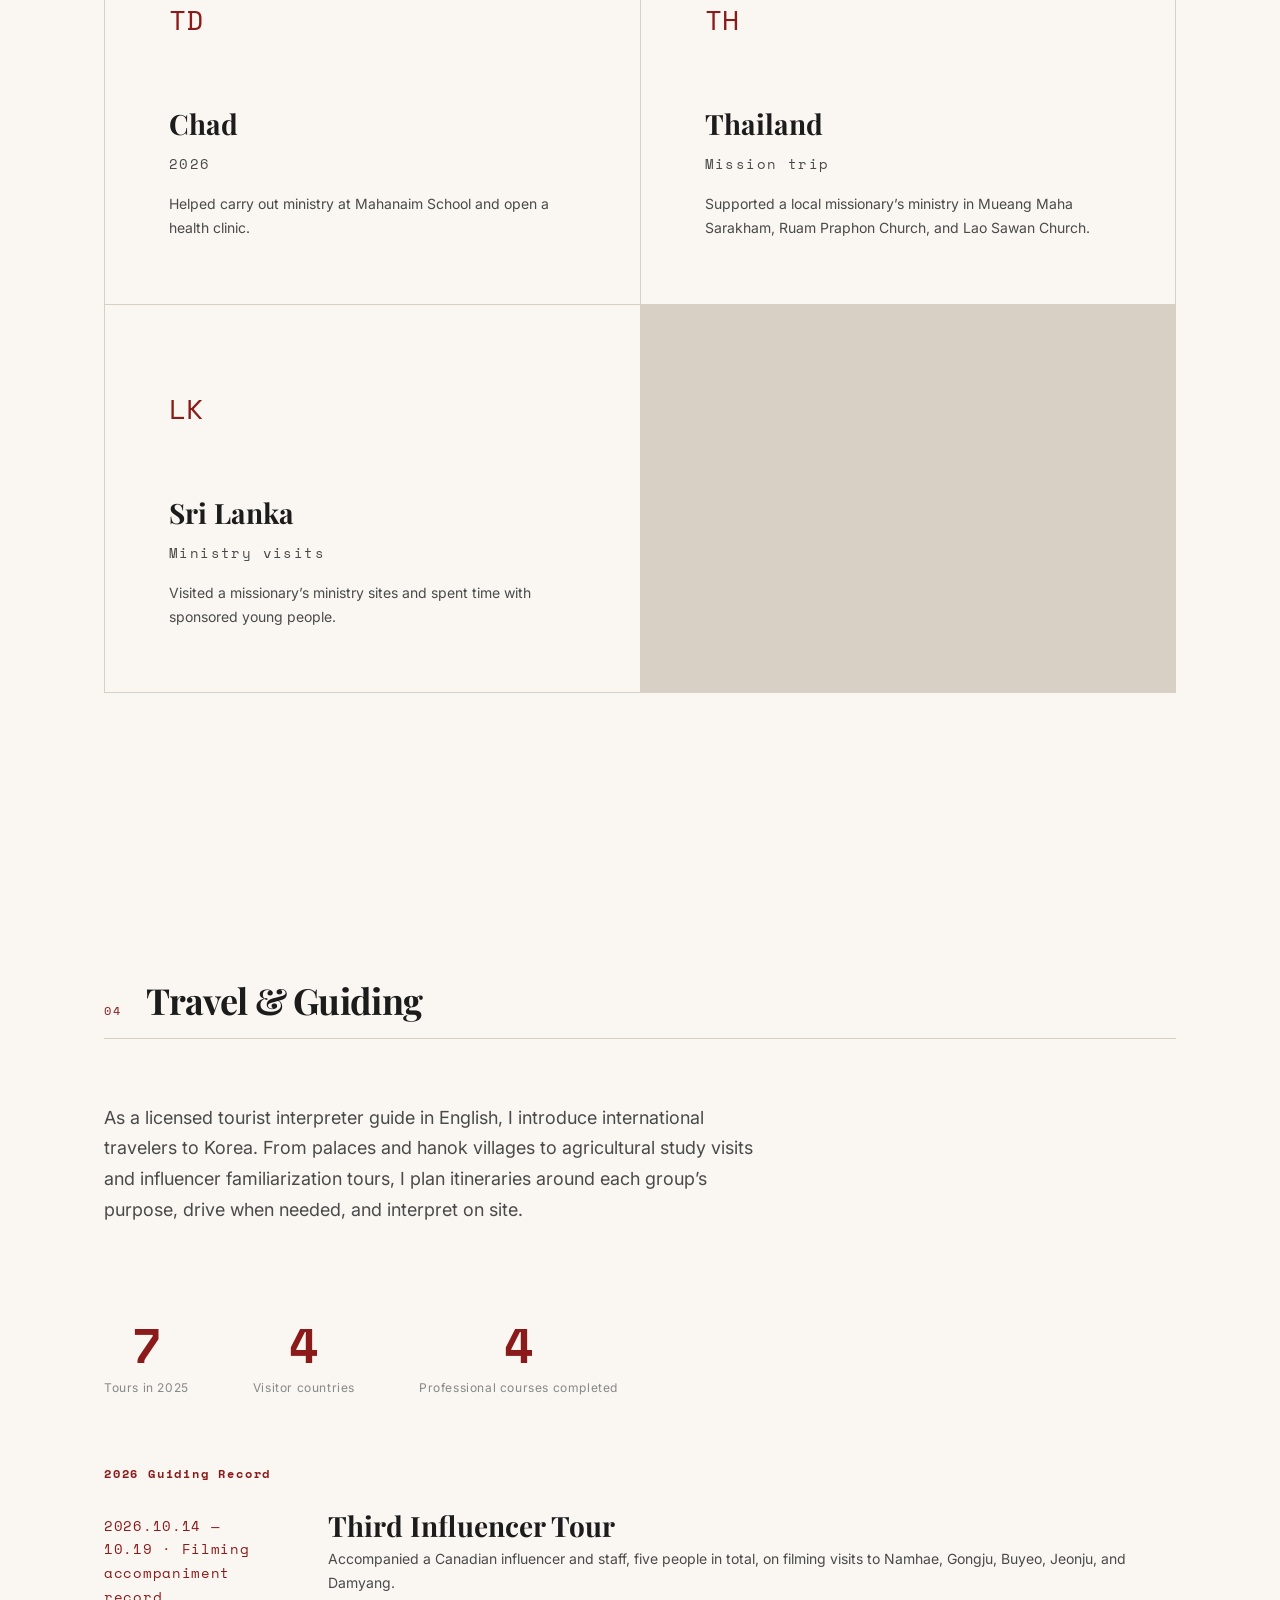
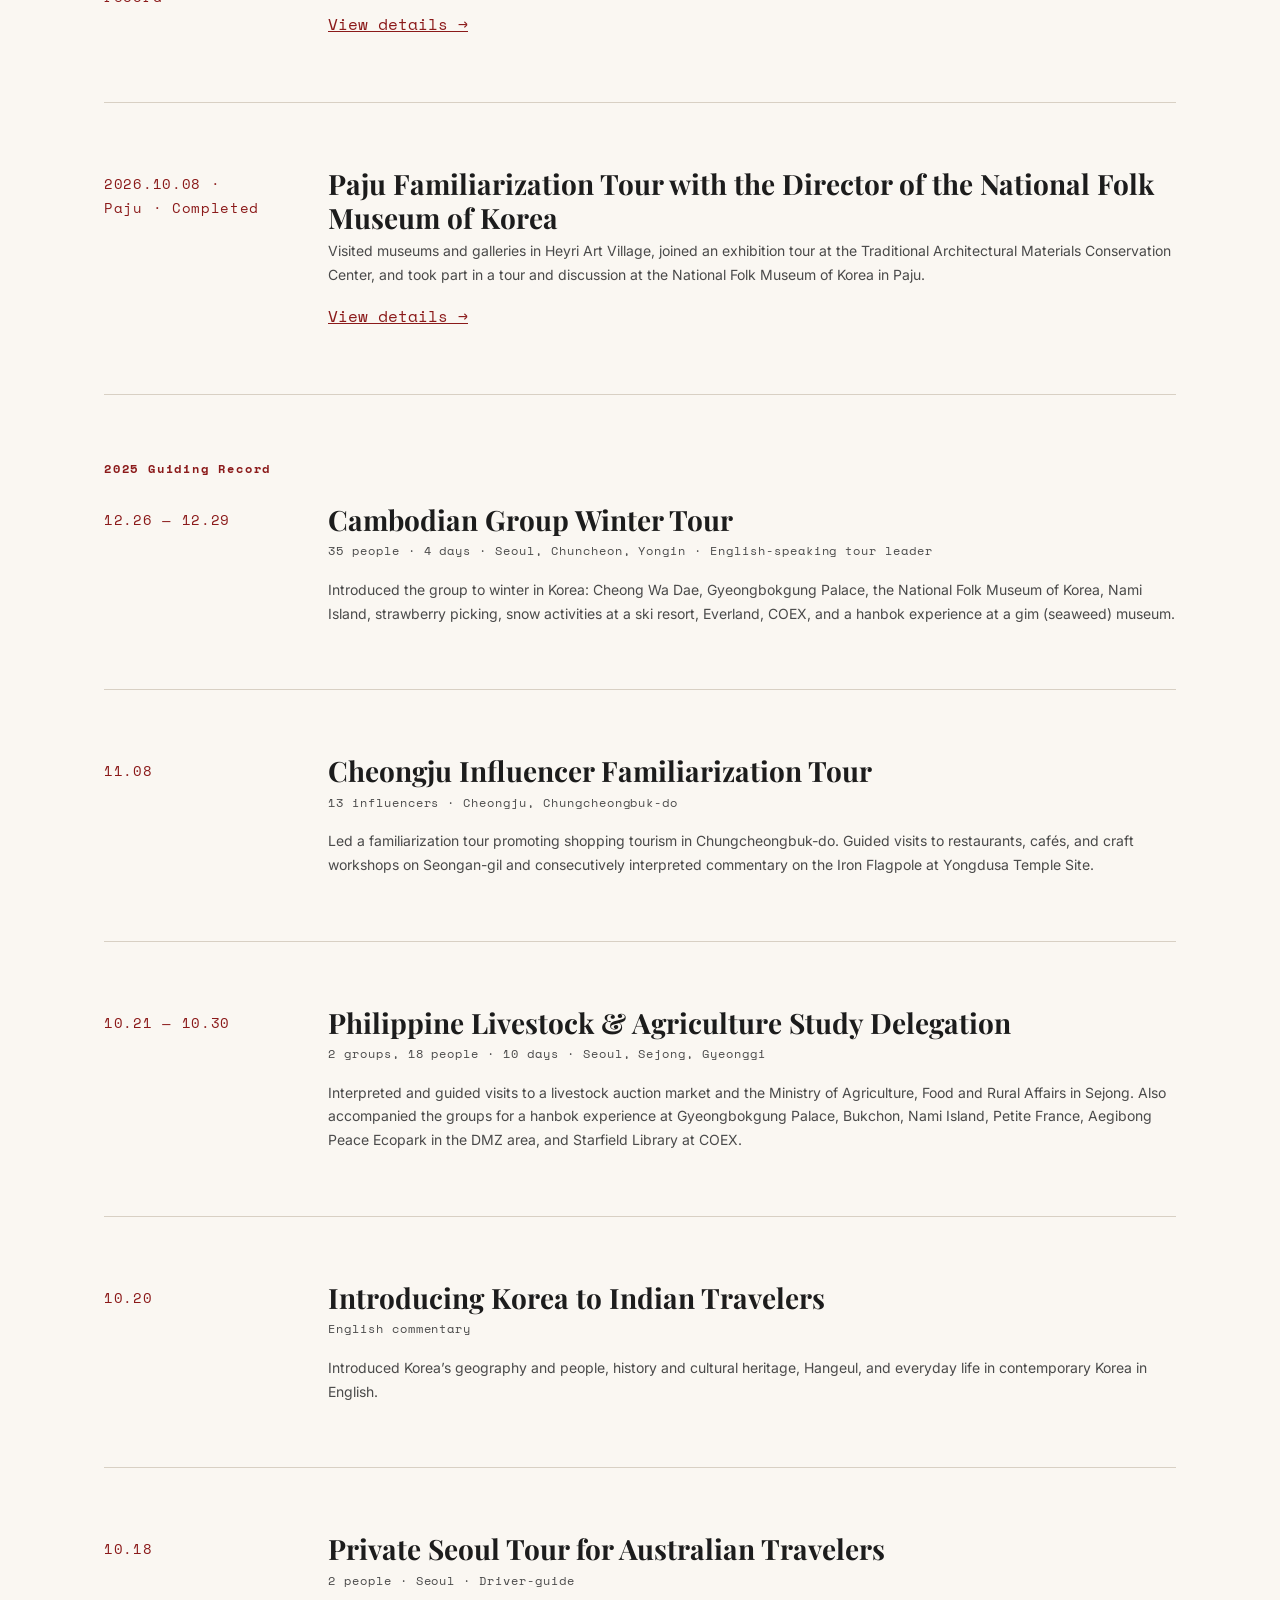
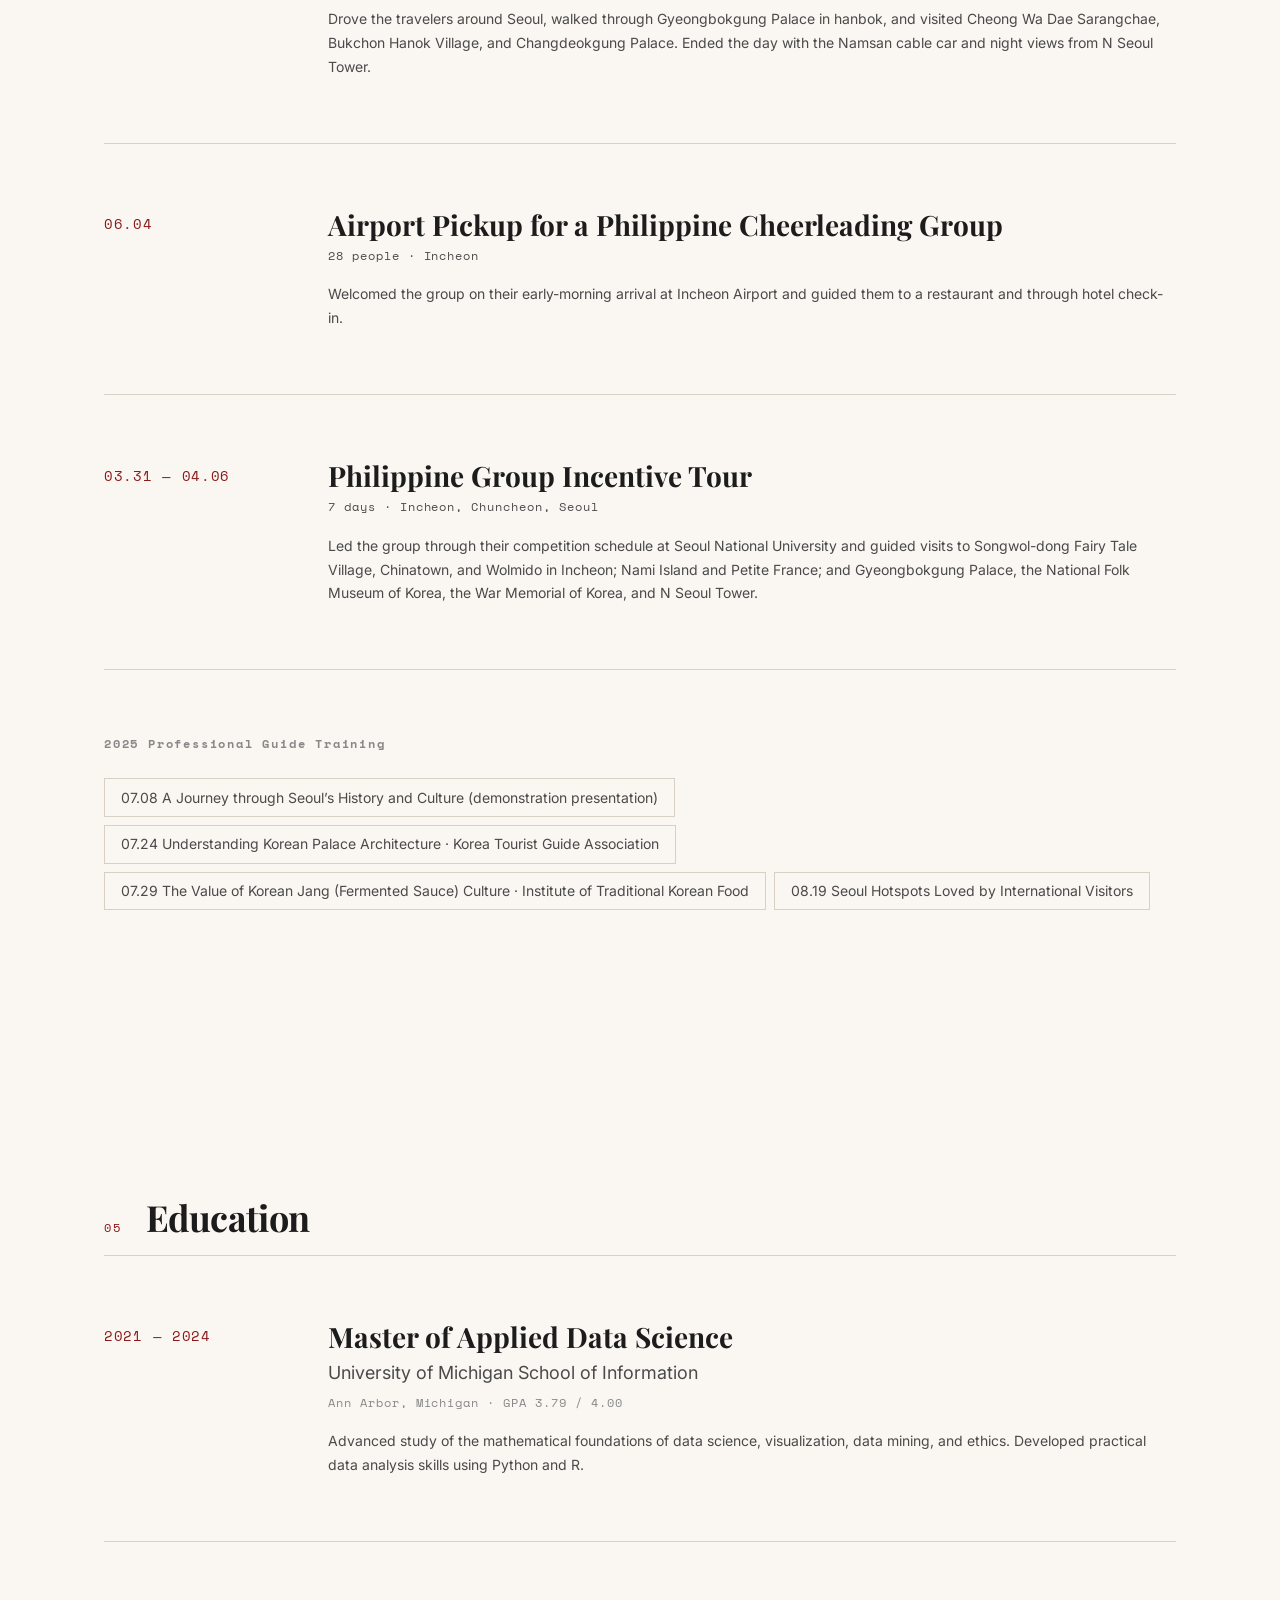
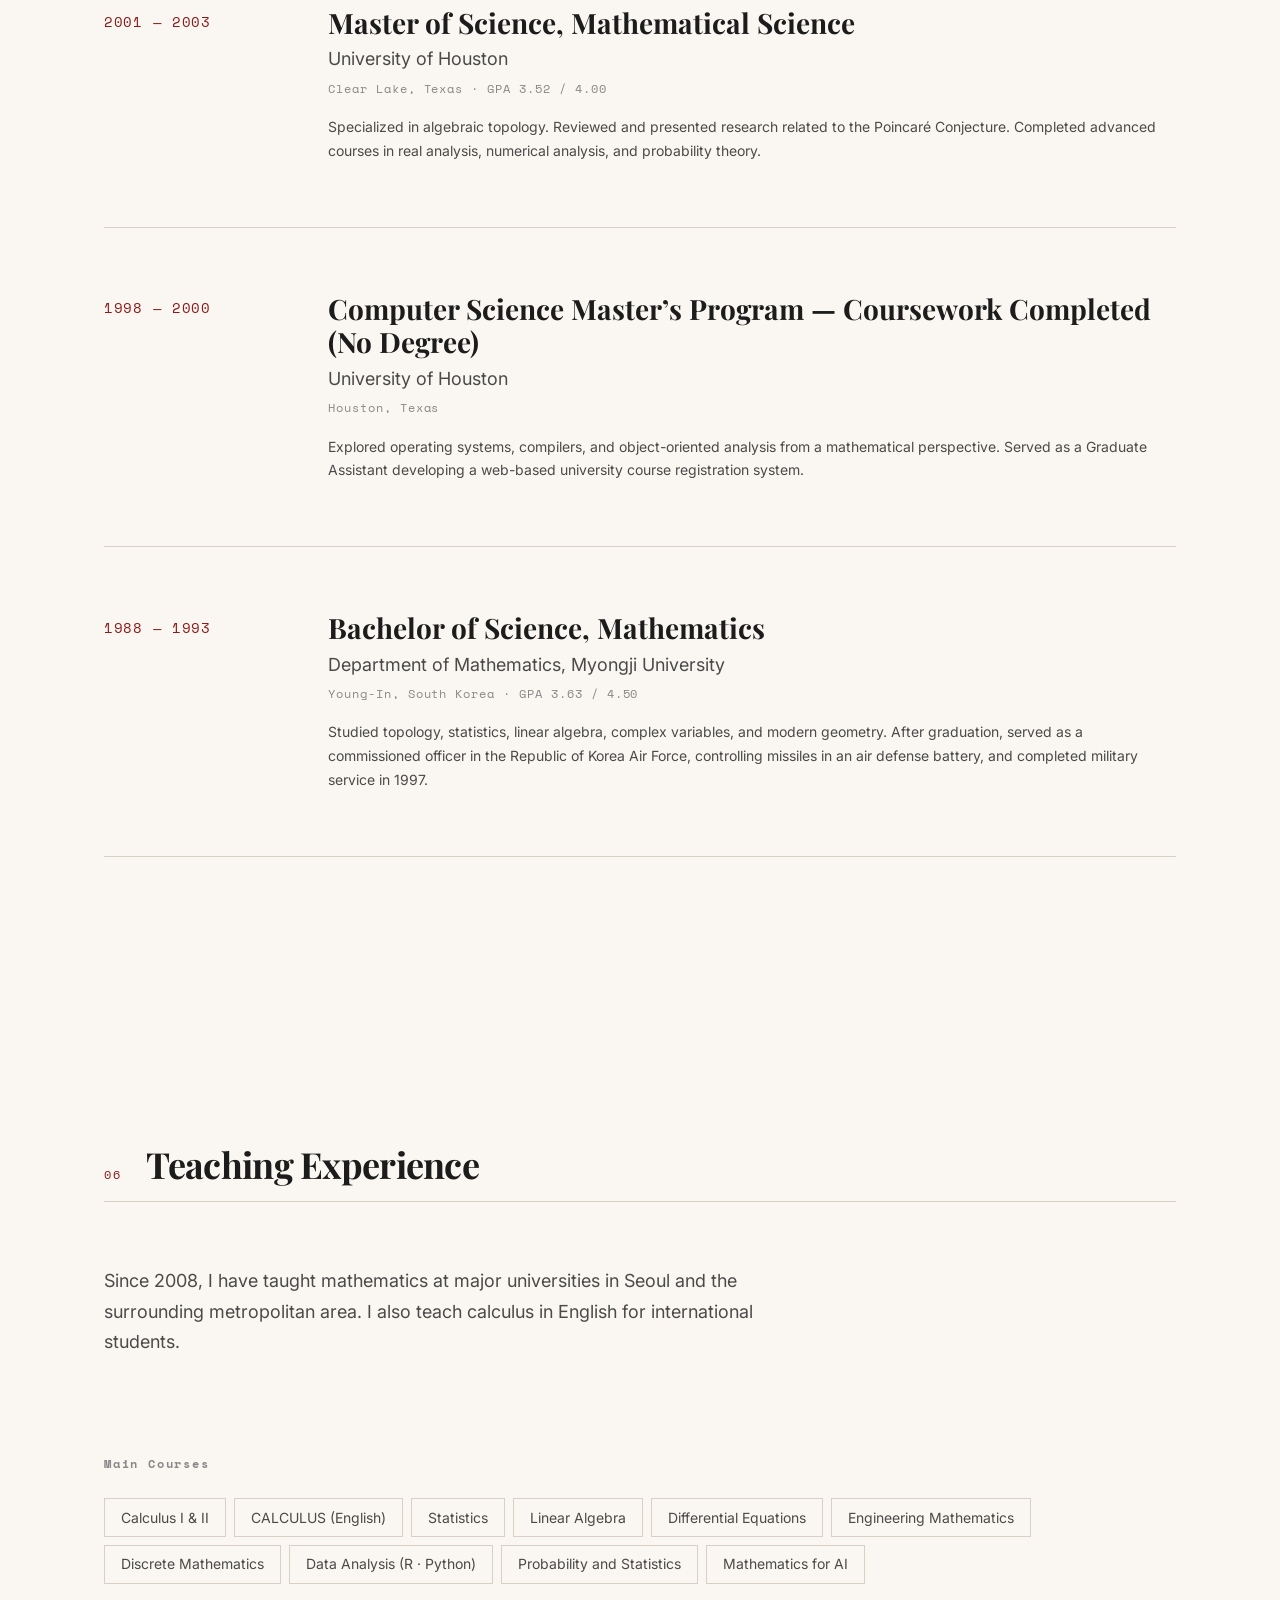
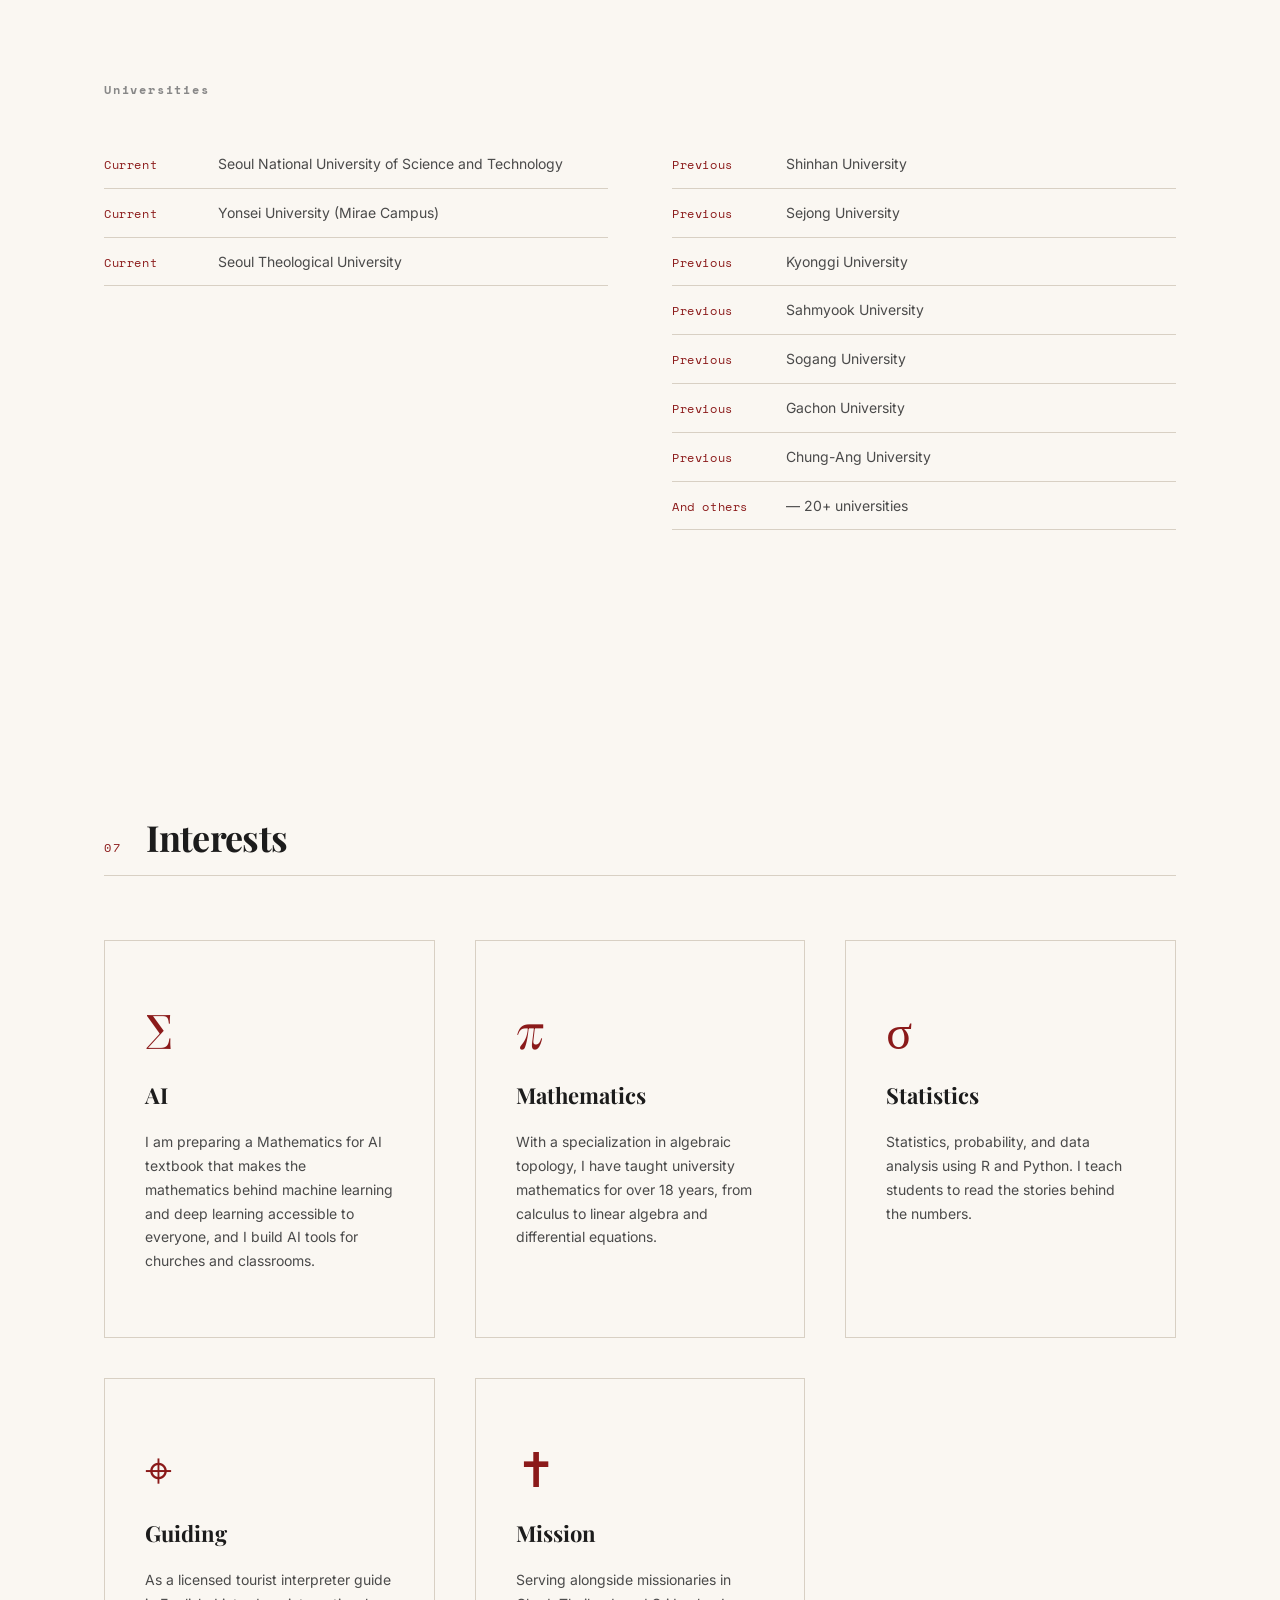
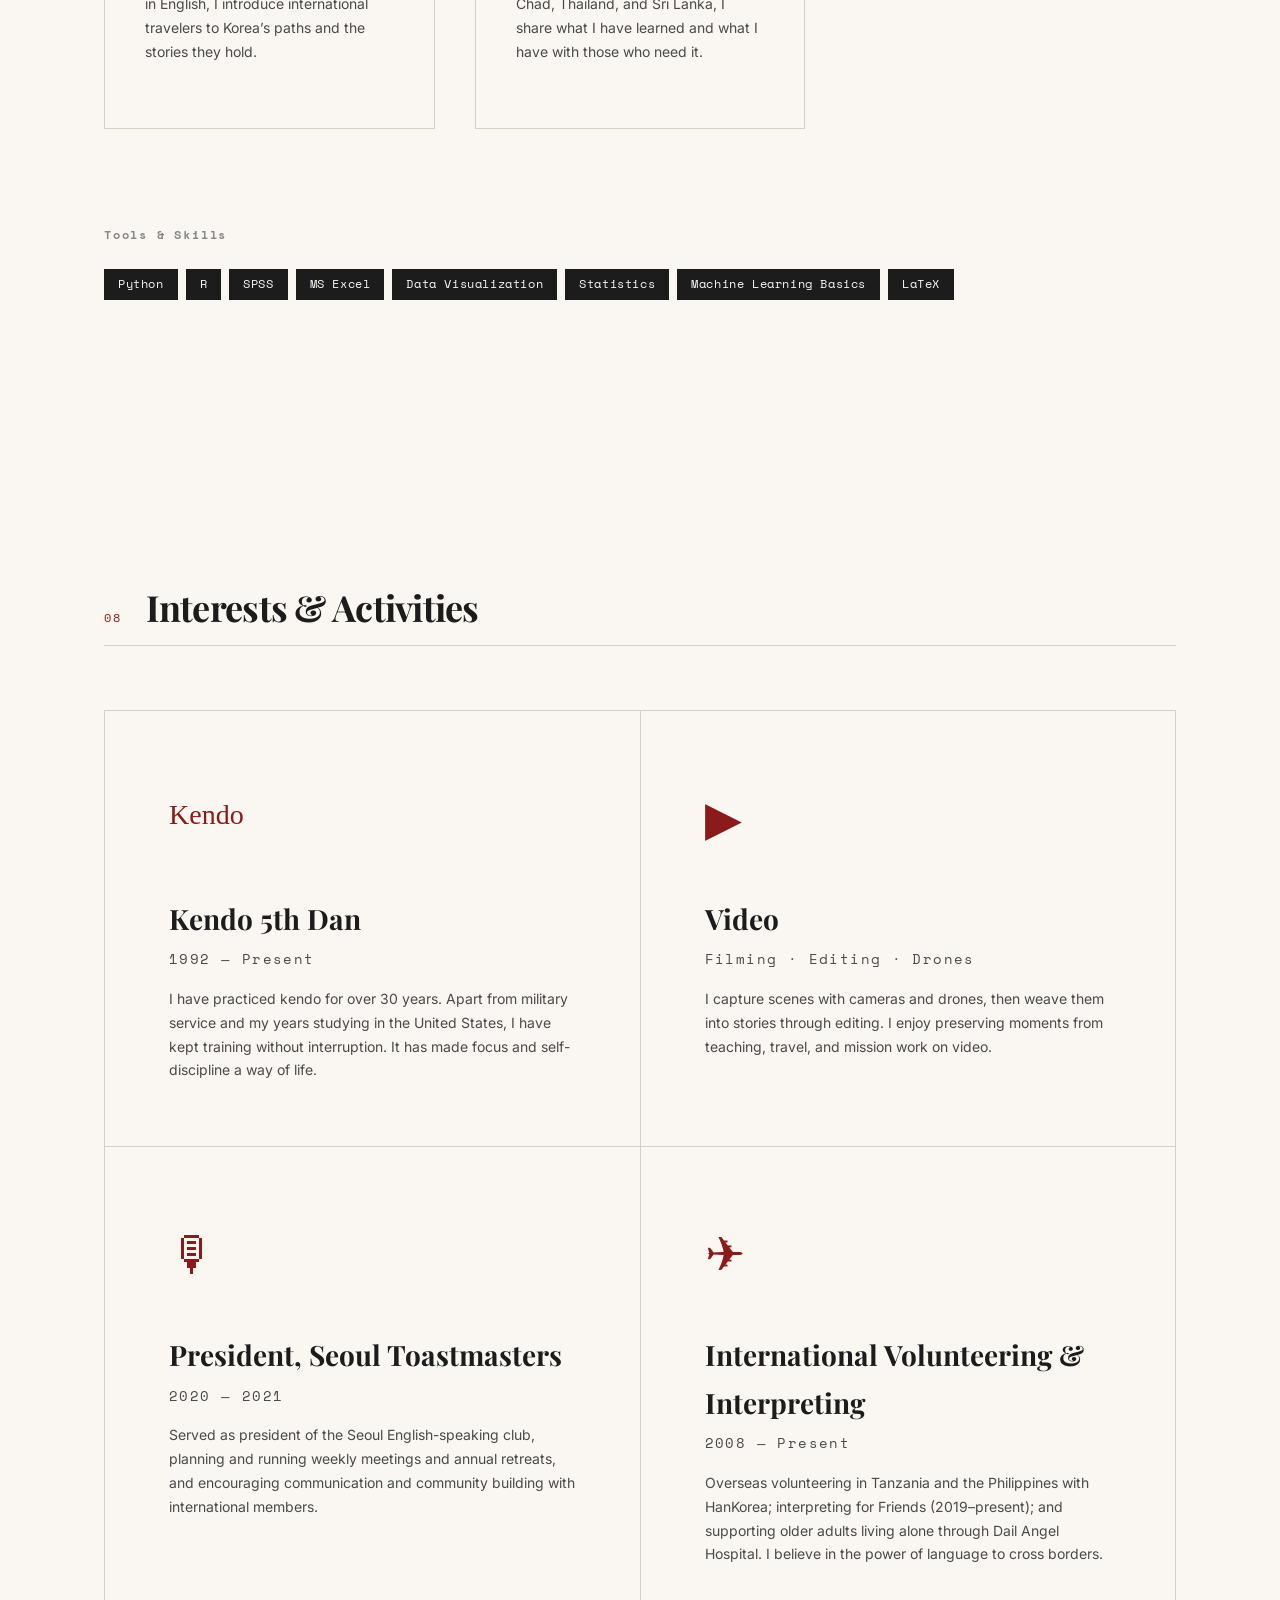
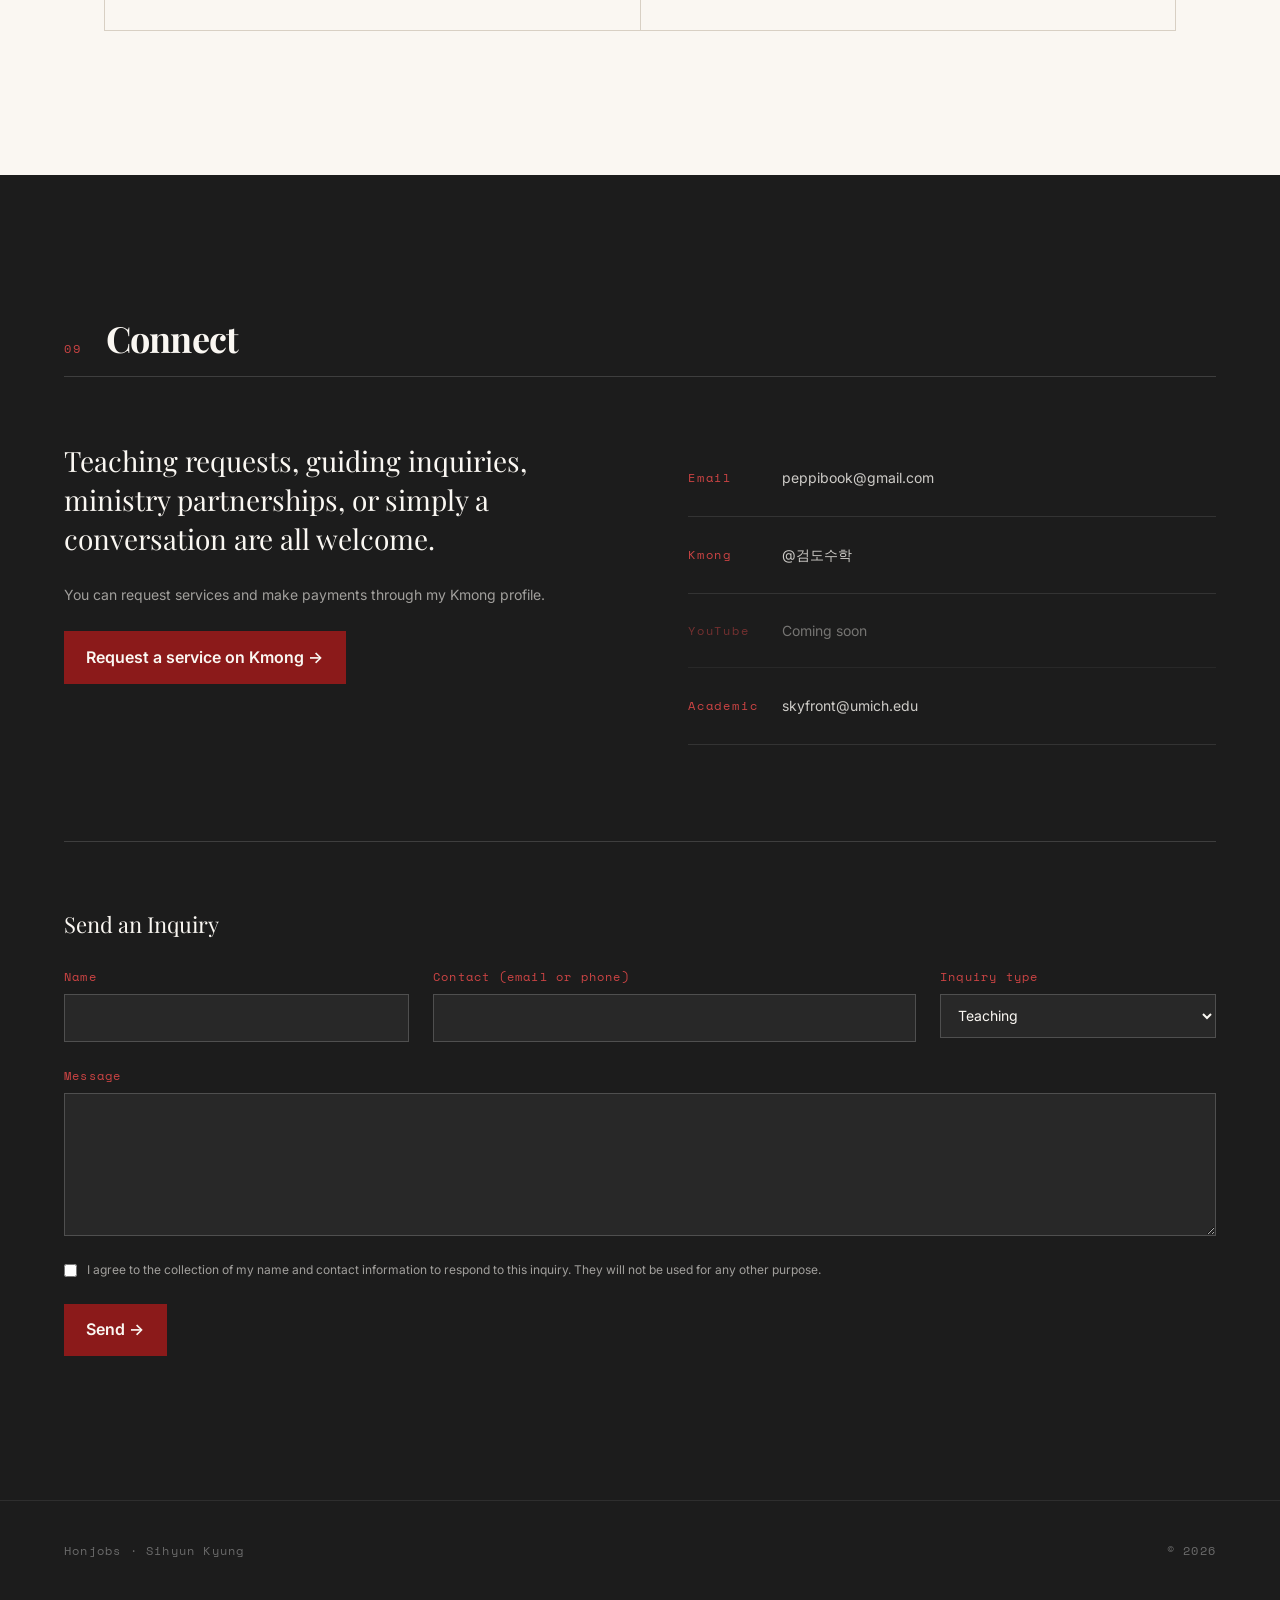
<file: en.html>
<!DOCTYPE html>
<html lang="en">
<head>
  <meta charset="UTF-8" />
  <meta name="viewport" content="width=device-width, initial-scale=1.0" />
  <title>Honjobs — Sihyun Kyung</title>
  <meta name="description" content="Honjobs — Sihyun Kyung. Mathematics instructor, kendo 5th dan, licensed tourist interpreter guide, mission partner, and creator of apps and AI tools." />
  <link rel="alternate" hreflang="ko" href="https://peppibook.github.io/index.html" />
  <link rel="alternate" hreflang="en" href="https://peppibook.github.io/en.html" />
  <link rel="preconnect" href="https://fonts.googleapis.com" />
  <link rel="preconnect" href="https://fonts.gstatic.com" crossorigin />
  <link href="https://fonts.googleapis.com/css2?family=Playfair+Display:ital,wght@0,400;0,700;0,900;1,400;1,700&family=Inter:wght@300;400;500;600&family=Space+Mono:wght@400;700&display=swap" rel="stylesheet" />
  <link rel="stylesheet" href="css/style.css" />
</head>
<body>

  <!-- ═══ NAV ═══ -->
  <nav class="nav" id="nav">
    <a class="nav__logo" href="#home" aria-label="Honjobs home">
      <span class="nav__name">Honjobs</span>
      <span class="nav__slash">/</span>
      <span class="nav__name-en">Sihyun Kyung</span>
    </a>
    <ul class="nav__links">
      <li><a href="#about">About</a></li>
      <li><a href="#projects">Projects</a></li>
      <li><a href="#mission">Mission</a></li>
      <li><a href="#guide">Guiding</a></li>
      <li><a href="#teaching">Teaching</a></li>
      <li><a href="#beyond">Beyond</a></li>
      <li><a href="#contact" class="nav__cta">Connect</a></li>
    </ul>
    <div class="language-switch" role="group" aria-label="Language">
      <a href="index.html" lang="ko" hreflang="ko">KO</a>
      <a href="en.html" lang="en" hreflang="en" aria-current="page">EN</a>
    </div>
    <button class="nav__toggle" aria-label="Open menu">
      <span></span><span></span>
    </button>
  </nav>

  <!-- ═══ HERO ═══ -->
  <header class="hero" id="home">
    <div class="hero__top">
      <span class="hero__label mono">Honjobs · AI · Mathematics · Statistics · Guiding · Mission</span>
    </div>

    <div class="hero__center">
      <div class="hero__photo-wrap">
        <div class="hero__photo-frame">
          <img src="assets/img/profile-toon.jpg" alt="Illustrated portrait of Sihyun Kyung" class="hero__photo hero__photo--toon" />
                  </div>
        <div class="hero__photo-accent" aria-hidden="true"></div>
      </div>

      <div class="hero__text">
        <h1 class="hero__name">
          <span class="hero__name-en hero__name-en--solo">Sihyun<br />Kyung</span>
        </h1>
        <p class="hero__tagline">
          Teaching for the AI era through mathematics and statistics,<br />
          guiding travelers along new paths and sharing my heart in mission fields.
        </p>
        <div class="hero__meta">
          <span class="mono">Seoul, Korea</span>
          <span class="hero__dot" aria-hidden="true">·</span>
          <span class="mono">2008 — Present</span>
          <span class="hero__dot" aria-hidden="true">·</span>
          <span class="mono">Kendo 5th Dan</span>
        </div>
      </div>
    </div>

    <div class="hero__bottom">
      <div class="hero__scroll-hint" aria-hidden="true">
        <span class="mono">scroll</span>
        <div class="hero__scroll-line"></div>
      </div>
    </div>
  </header>

  <main>

    <!-- ═══ ABOUT ═══ -->
    <section class="section about" id="about">
      <div class="section__header">
        <span class="section__num mono">01</span>
        <h2 class="section__title">About</h2>
      </div>

      <div class="about__grid">
        <div class="about__primary">
          <p class="about__lead">
            Honjobs brings together the many sides of Sihyun Kyung: mathematics instructor, kendo practitioner, licensed tourist interpreter guide, mission partner, and creator of AI-powered tools.
          </p>
          <p class="about__body">
            Since 2008, I have taught calculus, statistics, linear algebra, and data analysis at around 20 universities in Seoul and the surrounding area. My studies in mathematics at Myongji University, a mathematics master’s degree at the University of Houston, and a master’s in applied data science at the University of Michigan bring mathematics and data together in my work.
          </p>
          <p class="about__body">
            Outside the classroom, I have practiced kendo since 1992 and attained 5th dan, guided travelers as a licensed tourist interpreter guide, and served in mission fields in Chad, Thailand, and Sri Lanka. These days, I build apps and AI tools for churches and classrooms.
          </p>
        </div>

        <div class="about__sidebar">
          <div class="about__stat-group">
            <div class="about__stat">
              <span class="about__stat-num mono">18<sup>+</sup></span>
              <span class="about__stat-label">Years of teaching</span>
            </div>
            <div class="about__stat">
              <span class="about__stat-num mono">20<sup>+</sup></span>
              <span class="about__stat-label">Universities taught at</span>
            </div>
            <div class="about__stat">
              <span class="about__stat-num mono">5</span>
              <span class="about__stat-label">Kendo dan rank</span>
            </div>
          </div>

          <div class="about__langs">
            <h3 class="about__langs-title mono">Languages</h3>
            <ul>
              <li>Korean — Native</li>
              <li>English — Fluent (10 years in the United States)</li>
            </ul>
          </div>
        </div>
      </div>
    </section>

    <!-- ═══ PROJECTS ═══ -->
    <section class="section projects" id="projects">
      <div class="section__header">
        <span class="section__num mono">02</span>
        <h2 class="section__title">Projects</h2>
      </div>

      <div class="research__grid">
        <article class="research__card reveal">
          <div class="research__icon" aria-hidden="true">✓</div>
          <h3>Daniel Prayer Meeting Attendance App</h3>
          <p>
            A QR attendance web app (PWA) for the Daniel Prayer Meeting at Oryun Church. Features include a 21-day stamp board, a children’s track that lets parents check in their children using their own phones, and attendance summaries for administrators.
          </p>
          <p class="project__stack mono">React · TypeScript · Vite · Supabase</p>
        </article>

        <article class="research__card reveal">
          <div class="research__icon" aria-hidden="true">✎</div>
          <h3>CYS Sermon Preparation Skills</h3>
          <p>
            A project led by Dr. Yoon-Sik Choi: 21 Claude skills supporting the full sermon preparation process, from biblical text analysis and sermon writing to simulated congregational responses.
          </p>
          <a class="project__link mono" href="https://github.com/idoforgod/cys-claude-sermon-skills" target="_blank" rel="noopener">GitHub →</a>
        </article>

        <article class="research__card reveal">
          <div class="research__icon" aria-hidden="true">◎</div>
          <h3>CYS Future Vision Coaching Skills</h3>
          <p>
            A collection of vision coaching tools implementing Dr. Yoon-Sik Choi’s Mirae Junbi Hakgyo (School for Preparing for the Future, 2016) as Claude skills. Its 32 master skills cover vision discovery, future mapping, and vision statements.
          </p>
          <a class="project__link mono" href="https://github.com/idoforgod/cys-claude-vision-coaching-skills" target="_blank" rel="noopener">GitHub →</a>
        </article>
      </div>
    </section>

    <!-- ═══ MISSION ═══ -->
    <section class="section mission" id="mission">
      <div class="section__header">
        <span class="section__num mono">03</span>
        <h2 class="section__title">Mission Fields</h2>
      </div>

      <div class="beyond__grid">
        <article class="beyond__item reveal">
          <div class="beyond__visual" aria-hidden="true">
            <span class="beyond__glyph">TD</span>
          </div>
          <div class="beyond__content">
            <h3>Chad</h3>
            <p class="mono beyond__period">2026</p>
            <p>Helped carry out ministry at Mahanaim School and open a health clinic.</p>
          </div>
        </article>

        <article class="beyond__item reveal">
          <div class="beyond__visual" aria-hidden="true">
            <span class="beyond__glyph">TH</span>
          </div>
          <div class="beyond__content">
            <h3>Thailand</h3>
            <p class="mono beyond__period">Mission trip</p>
            <p>
              Supported a local missionary’s ministry in Mueang Maha Sarakham, Ruam Praphon Church, and Lao Sawan Church.
            </p>
          </div>
        </article>

        <article class="beyond__item reveal">
          <div class="beyond__visual" aria-hidden="true">
            <span class="beyond__glyph">LK</span>
          </div>
          <div class="beyond__content">
            <h3>Sri Lanka</h3>
            <p class="mono beyond__period">Ministry visits</p>
            <p>Visited a missionary’s ministry sites and spent time with sponsored young people.</p>
          </div>
        </article>
      </div>
    </section>

    <!-- ═══ GUIDE ═══ -->
    <section class="section guide" id="guide">
      <div class="section__header">
        <span class="section__num mono">04</span>
        <h2 class="section__title">Travel &amp; Guiding</h2>
      </div>

      <div class="teaching__intro reveal">
        <p>
          As a licensed tourist interpreter guide in English, I introduce international travelers to Korea. From palaces and hanok villages to agricultural study visits and influencer familiarization tours, I plan itineraries around each group’s purpose, drive when needed, and interpret on site.
        </p>
      </div>
      <div class="guide__stats reveal">
        <div class="about__stat"><span class="about__stat-num mono">7</span><span class="about__stat-label">Tours in 2025</span></div>
        <div class="about__stat"><span class="about__stat-num mono">4</span><span class="about__stat-label">Visitor countries</span></div>
        <div class="about__stat"><span class="about__stat-num mono">4</span><span class="about__stat-label">Professional courses completed</span></div>
      </div>

      <h3 class="guide__year mono">2026 Guiding Record</h3>
      <div class="edu__list guide__2026">
        <a class="edu__item guide__entry reveal" href="influencer-tour-en.html" aria-labelledby="guide-influencer-title guide-influencer-more">
          <div class="edu__year mono"><time datetime="2026-10-14">2026.10.14</time> — <time datetime="2026-10-19">10.19</time> · Filming accompaniment record</div>
          <div class="edu__body">
            <h4 class="edu__degree" id="guide-influencer-title">Third Influencer Tour</h4>
            <p class="edu__desc">Accompanied a Canadian influencer and staff, five people in total, on filming visits to Namhae, Gongju, Buyeo, Jeonju, and Damyang.</p>
            <span class="guide__more mono" id="guide-influencer-more">View details →</span>
          </div>
        </a>
        <a class="edu__item guide__entry reveal" href="paju-tour-en.html" aria-labelledby="guide-paju-title guide-paju-more">
          <div class="edu__year mono"><time datetime="2026-10-08">2026.10.08</time> · Paju · Completed</div>
          <div class="edu__body">
            <h4 class="edu__degree" id="guide-paju-title">Paju Familiarization Tour with the Director of the National Folk Museum of Korea</h4>
            <p class="edu__desc">Visited museums and galleries in Heyri Art Village, joined an exhibition tour at the Traditional Architectural Materials Conservation Center, and took part in a tour and discussion at the National Folk Museum of Korea in Paju.</p>
            <span class="guide__more mono" id="guide-paju-more">View details →</span>
          </div>
        </a>
      </div>

      <h3 class="guide__year mono">2025 Guiding Record</h3>
      <div class="edu__list guide__list">
        <article class="edu__item reveal">
          <div class="edu__year mono">12.26 — 12.29</div>
          <div class="edu__body">
            <h3 class="edu__degree">Cambodian Group Winter Tour</h3>
            <p class="edu__location mono">35 people · 4 days · Seoul, Chuncheon, Yongin · English-speaking tour leader</p>
            <p class="edu__desc">Introduced the group to winter in Korea: Cheong Wa Dae, Gyeongbokgung Palace, the National Folk Museum of Korea, Nami Island, strawberry picking, snow activities at a ski resort, Everland, COEX, and a hanbok experience at a gim (seaweed) museum.</p>
          </div>
        </article>
        <article class="edu__item reveal">
          <div class="edu__year mono">11.08</div>
          <div class="edu__body">
            <h3 class="edu__degree">Cheongju Influencer Familiarization Tour</h3>
            <p class="edu__location mono">13 influencers · Cheongju, Chungcheongbuk-do</p>
            <p class="edu__desc">Led a familiarization tour promoting shopping tourism in Chungcheongbuk-do. Guided visits to restaurants, cafés, and craft workshops on Seongan-gil and consecutively interpreted commentary on the Iron Flagpole at Yongdusa Temple Site.</p>
          </div>
        </article>
        <article class="edu__item reveal">
          <div class="edu__year mono">10.21 — 10.30</div>
          <div class="edu__body">
            <h3 class="edu__degree">Philippine Livestock &amp; Agriculture Study Delegation</h3>
            <p class="edu__location mono">2 groups, 18 people · 10 days · Seoul, Sejong, Gyeonggi</p>
            <p class="edu__desc">Interpreted and guided visits to a livestock auction market and the Ministry of Agriculture, Food and Rural Affairs in Sejong. Also accompanied the groups for a hanbok experience at Gyeongbokgung Palace, Bukchon, Nami Island, Petite France, Aegibong Peace Ecopark in the DMZ area, and Starfield Library at COEX.</p>
          </div>
        </article>
        <article class="edu__item reveal">
          <div class="edu__year mono">10.20</div>
          <div class="edu__body">
            <h3 class="edu__degree">Introducing Korea to Indian Travelers</h3>
            <p class="edu__location mono">English commentary</p>
            <p class="edu__desc">Introduced Korea’s geography and people, history and cultural heritage, Hangeul, and everyday life in contemporary Korea in English.</p>
          </div>
        </article>
        <article class="edu__item reveal">
          <div class="edu__year mono">10.18</div>
          <div class="edu__body">
            <h3 class="edu__degree">Private Seoul Tour for Australian Travelers</h3>
            <p class="edu__location mono">2 people · Seoul · Driver-guide</p>
            <p class="edu__desc">Drove the travelers around Seoul, walked through Gyeongbokgung Palace in hanbok, and visited Cheong Wa Dae Sarangchae, Bukchon Hanok Village, and Changdeokgung Palace. Ended the day with the Namsan cable car and night views from N Seoul Tower.</p>
          </div>
        </article>
        <article class="edu__item reveal">
          <div class="edu__year mono">06.04</div>
          <div class="edu__body">
            <h3 class="edu__degree">Airport Pickup for a Philippine Cheerleading Group</h3>
            <p class="edu__location mono">28 people · Incheon</p>
            <p class="edu__desc">Welcomed the group on their early-morning arrival at Incheon Airport and guided them to a restaurant and through hotel check-in.</p>
          </div>
        </article>
        <article class="edu__item reveal">
          <div class="edu__year mono">03.31 — 04.06</div>
          <div class="edu__body">
            <h3 class="edu__degree">Philippine Group Incentive Tour</h3>
            <p class="edu__location mono">7 days · Incheon, Chuncheon, Seoul</p>
            <p class="edu__desc">Led the group through their competition schedule at Seoul National University and guided visits to Songwol-dong Fairy Tale Village, Chinatown, and Wolmido in Incheon; Nami Island and Petite France; and Gyeongbokgung Palace, the National Folk Museum of Korea, the War Memorial of Korea, and N Seoul Tower.</p>
          </div>
        </article>
      </div>

      <div class="guide__training reveal">
        <h3 class="teaching__courses-title mono">2025 Professional Guide Training</h3>
        <ul class="teaching__courses-list">
          <li><span class="tag">07.08 A Journey through Seoul’s History and Culture (demonstration presentation)</span></li>
          <li><span class="tag">07.24 Understanding Korean Palace Architecture · Korea Tourist Guide Association</span></li>
          <li><span class="tag">07.29 The Value of Korean Jang (Fermented Sauce) Culture · Institute of Traditional Korean Food</span></li>
          <li><span class="tag">08.19 Seoul Hotspots Loved by International Visitors</span></li>
        </ul>
      </div>
    </section>

    <!-- ═══ EDUCATION ═══ -->
    <section class="section education" id="education">
      <div class="section__header">
        <span class="section__num mono">05</span>
        <h2 class="section__title">Education</h2>
      </div>

      <div class="edu__list">

        <article class="edu__item reveal">
          <div class="edu__year mono">2021 — 2024</div>
          <div class="edu__body">
            <h3 class="edu__degree">Master of Applied Data Science</h3>
            <p class="edu__school">University of Michigan School of Information</p>
            <p class="edu__location mono">Ann Arbor, Michigan · GPA 3.79 / 4.00</p>
            <p class="edu__desc">
              Advanced study of the mathematical foundations of data science, visualization, data mining, and ethics. Developed practical data analysis skills using Python and R.
            </p>
          </div>
        </article>

        <article class="edu__item reveal">
          <div class="edu__year mono">2001 — 2003</div>
          <div class="edu__body">
            <h3 class="edu__degree">Master of Science, Mathematical Science</h3>
            <p class="edu__school">University of Houston</p>
            <p class="edu__location mono">Clear Lake, Texas · GPA 3.52 / 4.00</p>
            <p class="edu__desc">
              Specialized in algebraic topology. Reviewed and presented research related to the Poincaré Conjecture. Completed advanced courses in real analysis, numerical analysis, and probability theory.
            </p>
          </div>
        </article>

        <article class="edu__item reveal">
          <div class="edu__year mono">1998 — 2000</div>
          <div class="edu__body">
            <h3 class="edu__degree">Computer Science Master’s Program — Coursework Completed (No Degree)</h3>
            <p class="edu__school">University of Houston</p>
            <p class="edu__location mono">Houston, Texas</p>
            <p class="edu__desc">
              Explored operating systems, compilers, and object-oriented analysis from a mathematical perspective. Served as a Graduate Assistant developing a web-based university course registration system.
            </p>
          </div>
        </article>

        <article class="edu__item reveal">
          <div class="edu__year mono">1988 — 1993</div>
          <div class="edu__body">
            <h3 class="edu__degree">Bachelor of Science, Mathematics</h3>
            <p class="edu__school">Department of Mathematics, Myongji University</p>
            <p class="edu__location mono">Young-In, South Korea · GPA 3.63 / 4.50</p>
            <p class="edu__desc">
              Studied topology, statistics, linear algebra, complex variables, and modern geometry. After graduation, served as a commissioned officer in the Republic of Korea Air Force, controlling missiles in an air defense battery, and completed military service in 1997.
            </p>
          </div>
        </article>

      </div>
    </section>

    <!-- ═══ TEACHING ═══ -->
    <section class="section teaching" id="teaching">
      <div class="section__header">
        <span class="section__num mono">06</span>
        <h2 class="section__title">Teaching Experience</h2>
      </div>

      <div class="teaching__intro reveal">
        <p>
          Since 2008, I have taught mathematics at major universities in Seoul and the surrounding metropolitan area. I also teach calculus in English for international students.
        </p>
      </div>

      <div class="teaching__courses reveal">
        <h3 class="teaching__courses-title mono">Main Courses</h3>
        <ul class="teaching__courses-list">
          <li><span class="tag">Calculus I &amp; II</span></li>
          <li><span class="tag">CALCULUS (English)</span></li>
          <li><span class="tag">Statistics</span></li>
          <li><span class="tag">Linear Algebra</span></li>
          <li><span class="tag">Differential Equations</span></li>
          <li><span class="tag">Engineering Mathematics</span></li>
          <li><span class="tag">Discrete Mathematics</span></li>
          <li><span class="tag">Data Analysis (R · Python)</span></li>
          <li><span class="tag">Probability and Statistics</span></li>
          <li><span class="tag">Mathematics for AI</span></li>
        </ul>
      </div>

      <div class="teaching__unis">
        <h3 class="teaching__unis-title mono">Universities</h3>
        <div class="teaching__unis-grid">
          <div class="uni__col">
            <div class="uni__item reveal"><span class="mono">Current</span><span>Seoul National University of Science and Technology</span></div>
            <div class="uni__item reveal"><span class="mono">Current</span><span>Yonsei University (Mirae Campus)</span></div>
            <div class="uni__item reveal"><span class="mono">Current</span><span>Seoul Theological University</span></div>
          </div>
          <div class="uni__col">
            <div class="uni__item reveal"><span class="mono">Previous</span><span>Shinhan University</span></div>
            <div class="uni__item reveal"><span class="mono">Previous</span><span>Sejong University</span></div>
            <div class="uni__item reveal"><span class="mono">Previous</span><span>Kyonggi University</span></div>
            <div class="uni__item reveal"><span class="mono">Previous</span><span>Sahmyook University</span></div>
            <div class="uni__item reveal"><span class="mono">Previous</span><span>Sogang University</span></div>
            <div class="uni__item reveal"><span class="mono">Previous</span><span>Gachon University</span></div>
            <div class="uni__item reveal"><span class="mono">Previous</span><span>Chung-Ang University</span></div>
            <div class="uni__item reveal"><span class="mono">And others</span><span>— 20+ universities</span></div>
          </div>
        </div>
      </div>
    </section>

    <!-- ═══ INTERESTS ═══ -->
    <section class="section research" id="research">
      <div class="section__header">
        <span class="section__num mono">07</span>
        <h2 class="section__title">Interests</h2>
      </div>

      <div class="research__grid">
        <article class="research__card reveal">
          <div class="research__icon" aria-hidden="true">∑</div>
          <h3>AI</h3>
          <p>
            I am preparing a Mathematics for AI textbook that makes the mathematics behind machine learning and deep learning accessible to everyone, and I build AI tools for churches and classrooms.
          </p>
        </article>

        <article class="research__card reveal">
          <div class="research__icon" aria-hidden="true">π</div>
          <h3>Mathematics</h3>
          <p>
            With a specialization in algebraic topology, I have taught university mathematics for over 18 years, from calculus to linear algebra and differential equations.
          </p>
        </article>

        <article class="research__card reveal">
          <div class="research__icon" aria-hidden="true">σ</div>
          <h3>Statistics</h3>
          <p>
            Statistics, probability, and data analysis using R and Python. I teach students to read the stories behind the numbers.
          </p>
        </article>

        <article class="research__card reveal">
          <div class="research__icon" aria-hidden="true">⌖</div>
          <h3>Guiding</h3>
          <p>
            As a licensed tourist interpreter guide in English, I introduce international travelers to Korea’s paths and the stories they hold.
          </p>
        </article>

        <article class="research__card reveal">
          <div class="research__icon" aria-hidden="true">✝</div>
          <h3>Mission</h3>
          <p>
            Serving alongside missionaries in Chad, Thailand, and Sri Lanka, I share what I have learned and what I have with those who need it.
          </p>
        </article>
      </div>

      <div class="research__tools reveal">
        <h3 class="mono">Tools &amp; Skills</h3>
        <div class="research__tools-list">
          <span class="tool-chip">Python</span>
          <span class="tool-chip">R</span>
          <span class="tool-chip">SPSS</span>
          <span class="tool-chip">MS Excel</span>
          <span class="tool-chip">Data Visualization</span>
          <span class="tool-chip">Statistics</span>
          <span class="tool-chip">Machine Learning Basics</span>
          <span class="tool-chip">LaTeX</span>
        </div>
      </div>
    </section>

    <!-- ═══ BEYOND ═══ -->
    <section class="section beyond" id="beyond">
      <div class="section__header">
        <span class="section__num mono">08</span>
        <h2 class="section__title">Interests &amp; Activities</h2>
      </div>

      <div class="beyond__grid">

        <article class="beyond__item reveal">
          <div class="beyond__visual beyond__visual--kendo" aria-hidden="true">
            <span class="beyond__glyph">Kendo</span>
          </div>
          <div class="beyond__content">
            <h3>Kendo 5th Dan</h3>
            <p class="mono beyond__period">1992 — Present</p>
            <p>
              I have practiced kendo for over 30 years. Apart from military service and my years studying in the United States, I have kept training without interruption. It has made focus and self-discipline a way of life.
            </p>
          </div>
        </article>

        <article class="beyond__item reveal">
          <div class="beyond__visual beyond__visual--drone" aria-hidden="true">
            <span class="beyond__glyph">▶</span>
          </div>
          <div class="beyond__content">
            <h3>Video</h3>
            <p class="mono beyond__period">Filming · Editing · Drones</p>
            <p>
              I capture scenes with cameras and drones, then weave them into stories through editing. I enjoy preserving moments from teaching, travel, and mission work on video.
            </p>
          </div>
        </article>

        <article class="beyond__item reveal">
          <div class="beyond__visual beyond__visual--toast" aria-hidden="true">
            <span class="beyond__glyph">🎙</span>
          </div>
          <div class="beyond__content">
            <h3>President, Seoul Toastmasters</h3>
            <p class="mono beyond__period">2020 — 2021</p>
            <p>
              Served as president of the Seoul English-speaking club, planning and running weekly meetings and annual retreats, and encouraging communication and community building with international members.
            </p>
          </div>
        </article>

        <article class="beyond__item reveal">
          <div class="beyond__visual beyond__visual--volunteer" aria-hidden="true">
            <span class="beyond__glyph">✈</span>
          </div>
          <div class="beyond__content">
            <h3>International Volunteering &amp; Interpreting</h3>
            <p class="mono beyond__period">2008 — Present</p>
            <p>
              Overseas volunteering in Tanzania and the Philippines with HanKorea; interpreting for Friends (2019–present); and supporting older adults living alone through Dail Angel Hospital. I believe in the power of language to cross borders.
            </p>
          </div>
        </article>


      </div>
    </section>

    <!-- ═══ CONTACT ═══ -->
    <section class="section contact" id="contact">
      <div class="contact__inner">
        <div class="section__header">
          <span class="section__num mono">09</span>
          <h2 class="section__title">Connect</h2>
        </div>

        <div class="contact__grid">
          <div class="contact__text reveal">
            <p class="contact__lead">
              Teaching requests, guiding inquiries, ministry partnerships, or simply a conversation are all welcome.
            </p>
            <p>
              You can request services and make payments through my Kmong profile.
            </p>
            <a class="contact__cta" href="https://kmong.com/@%EA%B2%80%EB%8F%84%EC%88%98%ED%95%99" target="_blank" rel="noopener">Request a service on Kmong →</a>
          </div>

          <div class="contact__links reveal">
            <a href="mailto:peppibook@gmail.com" class="contact__link">
              <span class="mono contact__link-label">Email</span>
              <span class="contact__link-value">peppibook@gmail.com</span>
              <span class="contact__link-arrow" aria-hidden="true">→</span>
            </a>
            <a href="https://kmong.com/@%EA%B2%80%EB%8F%84%EC%88%98%ED%95%99" class="contact__link" target="_blank" rel="noopener">
              <span class="mono contact__link-label">Kmong</span>
              <span class="contact__link-value">@검도수학</span>
              <span class="contact__link-arrow" aria-hidden="true">→</span>
            </a>
            <div class="contact__link contact__link--soon">
              <span class="mono contact__link-label">YouTube</span>
              <span class="contact__link-value">Coming soon</span>
            </div>
            <a href="mailto:skyfront@umich.edu" class="contact__link">
              <span class="mono contact__link-label">Academic</span>
              <span class="contact__link-value">skyfront@umich.edu</span>
              <span class="contact__link-arrow" aria-hidden="true">→</span>
            </a>
          </div>
        </div>

        <form class="inquiry reveal" id="inquiry-form">
          <h3 class="inquiry__title">Send an Inquiry</h3>
          <div class="inquiry__row">
            <label class="inquiry__field">
              <span class="mono">Name</span>
              <input name="name" type="text" required maxlength="50" autocomplete="name" />
            </label>
            <label class="inquiry__field">
              <span class="mono">Contact (email or phone)</span>
              <input name="contact" type="text" required minlength="3" maxlength="100" autocomplete="email" />
            </label>
            <label class="inquiry__field">
              <span class="mono">Inquiry type</span>
              <select name="category" required>
                <option value="강의">Teaching</option>
                <option value="가이드">Guiding</option>
                <option value="사역">Mission</option>
                <option value="기타">Other</option>
              </select>
            </label>
          </div>
          <label class="inquiry__field">
            <span class="mono">Message</span>
            <textarea name="message" rows="5" required minlength="5" maxlength="2000"></textarea>
          </label>
          <label class="inquiry__hp" aria-hidden="true">
            website <input name="website" type="text" tabindex="-1" autocomplete="off" />
          </label>
          <label class="inquiry__consent">
            <input name="consent" type="checkbox" required />
            <span>I agree to the collection of my name and contact information to respond to this inquiry. They will not be used for any other purpose.</span>
          </label>
          <div class="inquiry__actions">
            <button type="submit" class="contact__cta">Send →</button>
            <p class="inquiry__status" id="inquiry-status" role="status" aria-live="polite"></p>
          </div>
        </form>
      </div>
    </section>

  </main>

  <!-- ═══ FOOTER ═══ -->
  <footer class="footer">
    <div class="footer__inner">
      <span class="mono footer__name">Honjobs · Sihyun Kyung</span>
      <span class="footer__copy mono">© 2026</span>
    </div>
  </footer>

  <script src="js/main.js"></script>
  <script src="js/config.js"></script>
  <script src="js/inquiry.js"></script>
</body>
</html>
</file>
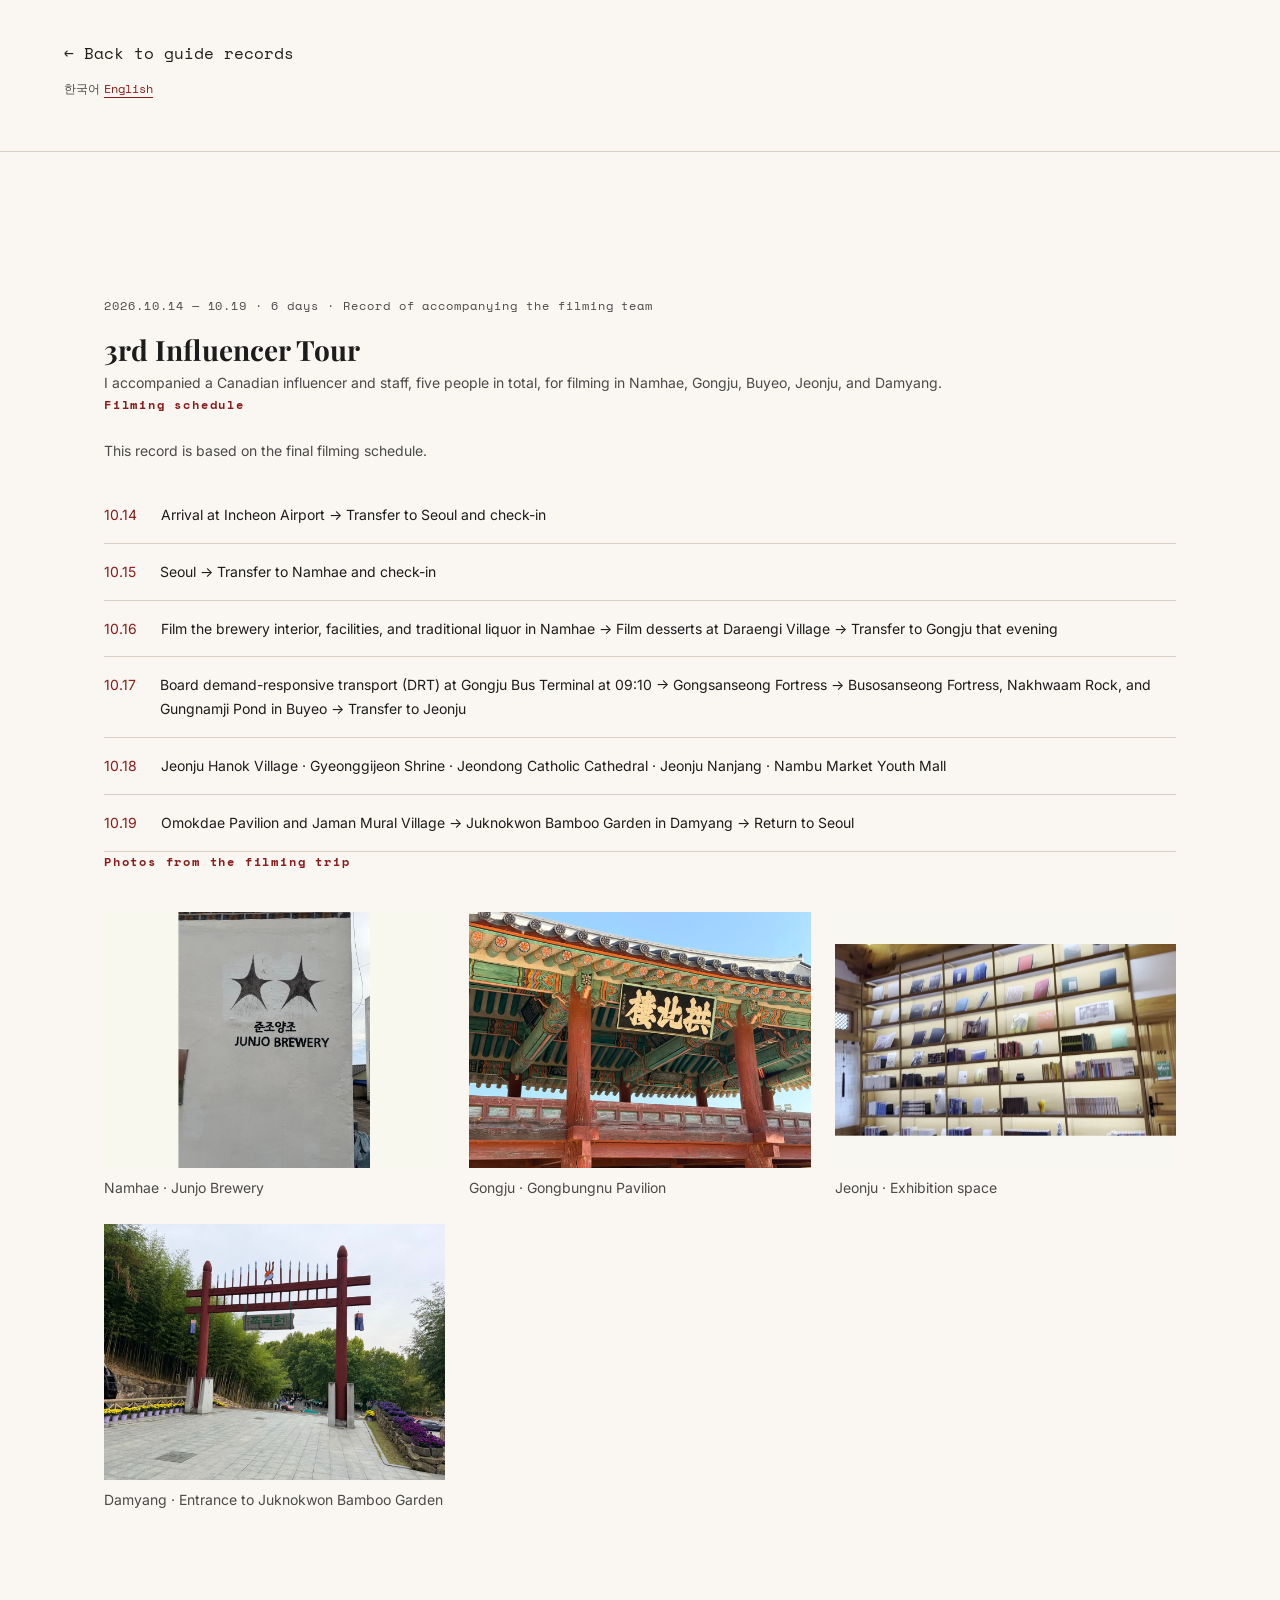
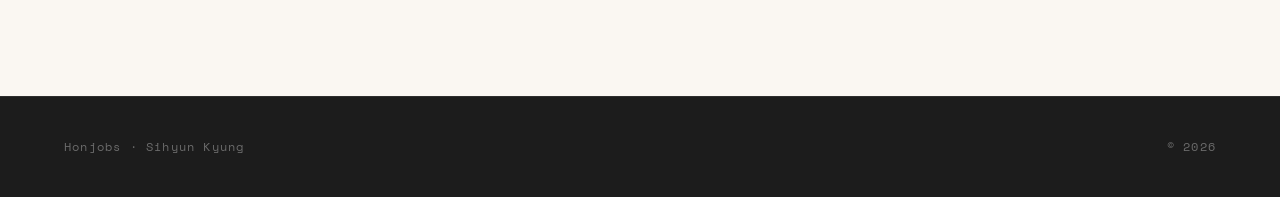
<file: influencer-tour-en.html>
<!DOCTYPE html>
<html lang="en">
<head>
  <meta charset="UTF-8" />
  <meta name="viewport" content="width=device-width, initial-scale=1.0" />
  <title>3rd Influencer Tour — Honjobs</title>
  <meta name="description" content="I accompanied a Canadian influencer and staff, five people in total, for filming in Namhae, Gongju, Buyeo, Jeonju, and Damyang. This is a record of the six-day filming trip from October 14 to 19, 2026." />
  <link rel="alternate" hreflang="ko" href="https://peppibook.github.io/influencer-tour.html" />
  <link rel="alternate" hreflang="en" href="https://peppibook.github.io/influencer-tour-en.html" />
  <link rel="preconnect" href="https://fonts.googleapis.com" />
  <link rel="preconnect" href="https://fonts.gstatic.com" crossorigin />
  <link href="https://fonts.googleapis.com/css2?family=Playfair+Display:ital,wght@0,400;0,700;0,900;1,400;1,700&family=Inter:wght@300;400;500;600&family=Space+Mono:wght@400;700&display=swap" rel="stylesheet" />
  <link rel="stylesheet" href="css/style.css" />
</head>
<body>
  <header class="tour__header">
    <a class="mono" href="en.html#guide">← Back to guide records</a>
    <nav class="language-switch" aria-label="Language selection">
      <a href="influencer-tour.html" lang="ko" hreflang="ko">한국어</a>
      <a href="influencer-tour-en.html" lang="en" hreflang="en" aria-current="page">English</a>
    </nav>
  </header>
  <main class="section tour__main">
        <article class="guide__feature" aria-labelledby="guide-influencer-title">
          <p class="edu__location mono"><time datetime="2026-10-14">2026.10.14</time> — <time datetime="2026-10-19">10.19</time> · 6 days · Record of accompanying the filming team</p>
          <h1 class="edu__degree" id="guide-influencer-title">3rd Influencer Tour</h1>
          <p class="edu__desc">I accompanied a Canadian influencer and staff, five people in total, for filming in Namhae, Gongju, Buyeo, Jeonju, and Damyang.</p>
          <section aria-labelledby="filming-schedule-title">
          <h2 class="guide__year mono" id="filming-schedule-title">Filming schedule</h2>
          <p class="edu__desc">This record is based on the final filming schedule.</p>
          <ol class="guide__schedule">
            <li><time datetime="2026-10-14">10.14</time><span>Arrival at Incheon Airport → Transfer to Seoul and check-in</span></li>
            <li><time datetime="2026-10-15">10.15</time><span>Seoul → Transfer to Namhae and check-in</span></li>
            <li><time datetime="2026-10-16">10.16</time><span>Film the brewery interior, facilities, and traditional liquor in Namhae → Film desserts at Daraengi Village → Transfer to Gongju that evening</span></li>
            <li><time datetime="2026-10-17">10.17</time><span>Board demand-responsive transport (DRT) at Gongju Bus Terminal at 09:10 → Gongsanseong Fortress → Busosanseong Fortress, Nakhwaam Rock, and Gungnamji Pond in Buyeo → Transfer to Jeonju</span></li>
            <li><time datetime="2026-10-18">10.18</time><span>Jeonju Hanok Village · Gyeonggijeon Shrine · Jeondong Catholic Cathedral · Jeonju Nanjang · Nambu Market Youth Mall</span></li>
            <li><time datetime="2026-10-19">10.19</time><span>Omokdae Pavilion and Jaman Mural Village → Juknokwon Bamboo Garden in Damyang → Return to Seoul</span></li>
          </ol>
          </section>
          <section aria-labelledby="filming-gallery-title">
            <h2 class="guide__year mono" id="filming-gallery-title">Photos from the filming trip</h2>
            <div class="guide__gallery">
              <figure>
                <img src="assets/guide/2026-influencer/namhae.jpg" alt="Junjo Brewery in Namhae" width="1200" height="900" loading="lazy" />
                <figcaption>Namhae · Junjo Brewery</figcaption>
              </figure>
              <figure>
                <img src="assets/guide/2026-influencer/gongju.jpg" alt="The Gongbungnu Pavilion signboard in Gongju" width="1200" height="900" loading="lazy" />
                <figcaption>Gongju · Gongbungnu Pavilion</figcaption>
              </figure>
              <figure>
                <img src="assets/guide/2026-influencer/jeonju.jpg" alt="An exhibition space in Jeonju" width="1200" height="900" loading="lazy" />
                <figcaption>Jeonju · Exhibition space</figcaption>
              </figure>
              <figure>
                <img src="assets/guide/2026-influencer/damyang.jpg" alt="Entrance to Juknokwon Bamboo Garden in Damyang" width="1200" height="900" loading="lazy" />
                <figcaption>Damyang · Entrance to Juknokwon Bamboo Garden</figcaption>
              </figure>
            </div>
          </section>
        </article>
  </main>
  <footer class="footer">
    <div class="footer__inner">
      <span class="mono footer__name">Honjobs · Sihyun Kyung</span>
      <span class="footer__copy mono">© 2026</span>
    </div>
  </footer>
</body>
</html>
</file>
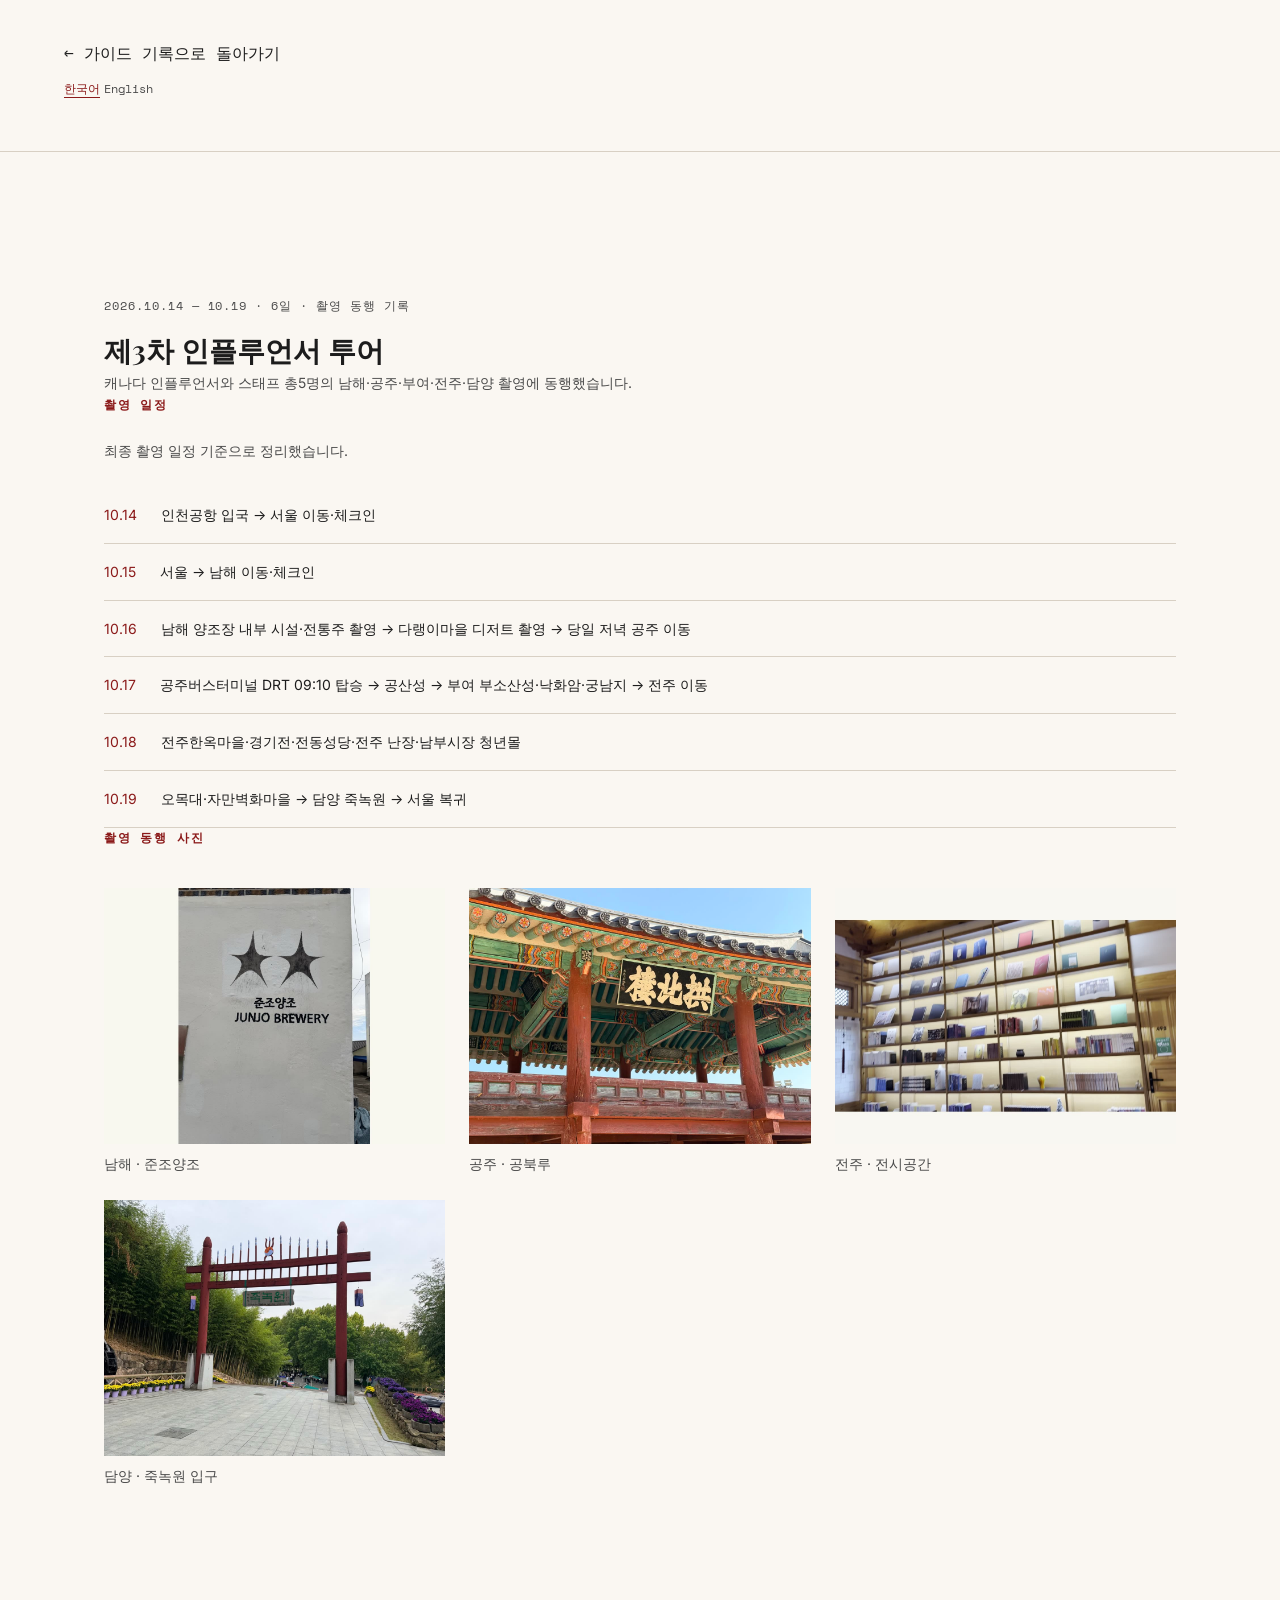
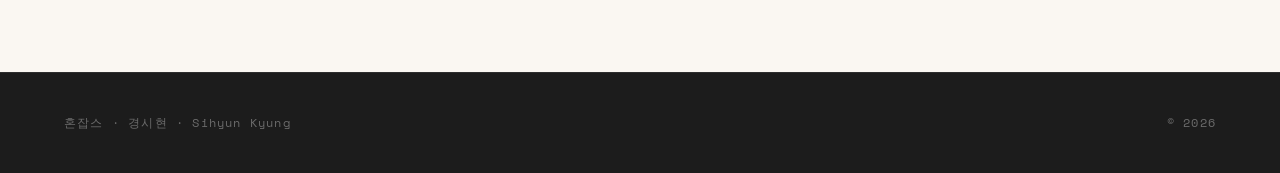
<file: influencer-tour.html>
<!DOCTYPE html>
<html lang="ko">
<head>
  <meta charset="UTF-8" />
  <meta name="viewport" content="width=device-width, initial-scale=1.0" />
  <title>제3차 인플루언서 투어 — 혼잡스</title>
  <meta name="description" content="캐나다 인플루언서와 스태프 총5명의 남해·공주·부여·전주·담양 촬영에 동행했습니다. 2026년 10월 14~19일, 6일간의 촬영 동행 기록입니다." />
  <link rel="alternate" hreflang="ko" href="https://peppibook.github.io/influencer-tour.html" />
  <link rel="alternate" hreflang="en" href="https://peppibook.github.io/influencer-tour-en.html" />
  <link rel="preconnect" href="https://fonts.googleapis.com" />
  <link rel="preconnect" href="https://fonts.gstatic.com" crossorigin />
  <link href="https://fonts.googleapis.com/css2?family=Playfair+Display:ital,wght@0,400;0,700;0,900;1,400;1,700&family=Inter:wght@300;400;500;600&family=Space+Mono:wght@400;700&display=swap" rel="stylesheet" />
  <link rel="stylesheet" href="css/style.css" />
</head>
<body>
  <header class="tour__header">
    <a class="mono" href="index.html#guide">← 가이드 기록으로 돌아가기</a>
    <nav class="language-switch" aria-label="언어 선택">
      <a href="influencer-tour.html" lang="ko" hreflang="ko" aria-current="page">한국어</a>
      <a href="influencer-tour-en.html" lang="en" hreflang="en">English</a>
    </nav>
  </header>
  <main class="section tour__main">
        <article class="guide__feature" aria-labelledby="guide-influencer-title">
          <p class="edu__location mono"><time datetime="2026-10-14">2026.10.14</time> — <time datetime="2026-10-19">10.19</time> · 6일 · 촬영 동행 기록</p>
          <h1 class="edu__degree" id="guide-influencer-title">제3차 인플루언서 투어</h1>
          <p class="edu__desc">캐나다 인플루언서와 스태프 총5명의 남해·공주·부여·전주·담양 촬영에 동행했습니다.</p>
          <section aria-labelledby="filming-schedule-title">
          <h2 class="guide__year mono" id="filming-schedule-title">촬영 일정</h2>
          <p class="edu__desc">최종 촬영 일정 기준으로 정리했습니다.</p>
          <ol class="guide__schedule">
            <li><time datetime="2026-10-14">10.14</time><span>인천공항 입국 → 서울 이동·체크인</span></li>
            <li><time datetime="2026-10-15">10.15</time><span>서울 → 남해 이동·체크인</span></li>
            <li><time datetime="2026-10-16">10.16</time><span>남해 양조장 내부 시설·전통주 촬영 → 다랭이마을 디저트 촬영 → 당일 저녁 공주 이동</span></li>
            <li><time datetime="2026-10-17">10.17</time><span>공주버스터미널 DRT 09:10 탑승 → 공산성 → 부여 부소산성·낙화암·궁남지 → 전주 이동</span></li>
            <li><time datetime="2026-10-18">10.18</time><span>전주한옥마을·경기전·전동성당·전주 난장·남부시장 청년몰</span></li>
            <li><time datetime="2026-10-19">10.19</time><span>오목대·자만벽화마을 → 담양 죽녹원 → 서울 복귀</span></li>
          </ol>
          </section>
          <section aria-labelledby="filming-gallery-title">
            <h2 class="guide__year mono" id="filming-gallery-title">촬영 동행 사진</h2>
            <div class="guide__gallery">
              <figure>
                <img src="assets/guide/2026-influencer/namhae.jpg" alt="남해 준조양조" width="1200" height="900" loading="lazy" />
                <figcaption>남해 · 준조양조</figcaption>
              </figure>
              <figure>
                <img src="assets/guide/2026-influencer/gongju.jpg" alt="공주 공북루 현판" width="1200" height="900" loading="lazy" />
                <figcaption>공주 · 공북루</figcaption>
              </figure>
              <figure>
                <img src="assets/guide/2026-influencer/jeonju.jpg" alt="전주 전시공간" width="1200" height="900" loading="lazy" />
                <figcaption>전주 · 전시공간</figcaption>
              </figure>
              <figure>
                <img src="assets/guide/2026-influencer/damyang.jpg" alt="담양 죽녹원 입구" width="1200" height="900" loading="lazy" />
                <figcaption>담양 · 죽녹원 입구</figcaption>
              </figure>
            </div>
          </section>
        </article>
  </main>
  <footer class="footer">
    <div class="footer__inner">
      <span class="mono footer__name">혼잡스 · 경시현 · Sihyun Kyung</span>
      <span class="footer__copy mono">© 2026</span>
    </div>
  </footer>
</body>
</html>
</file>
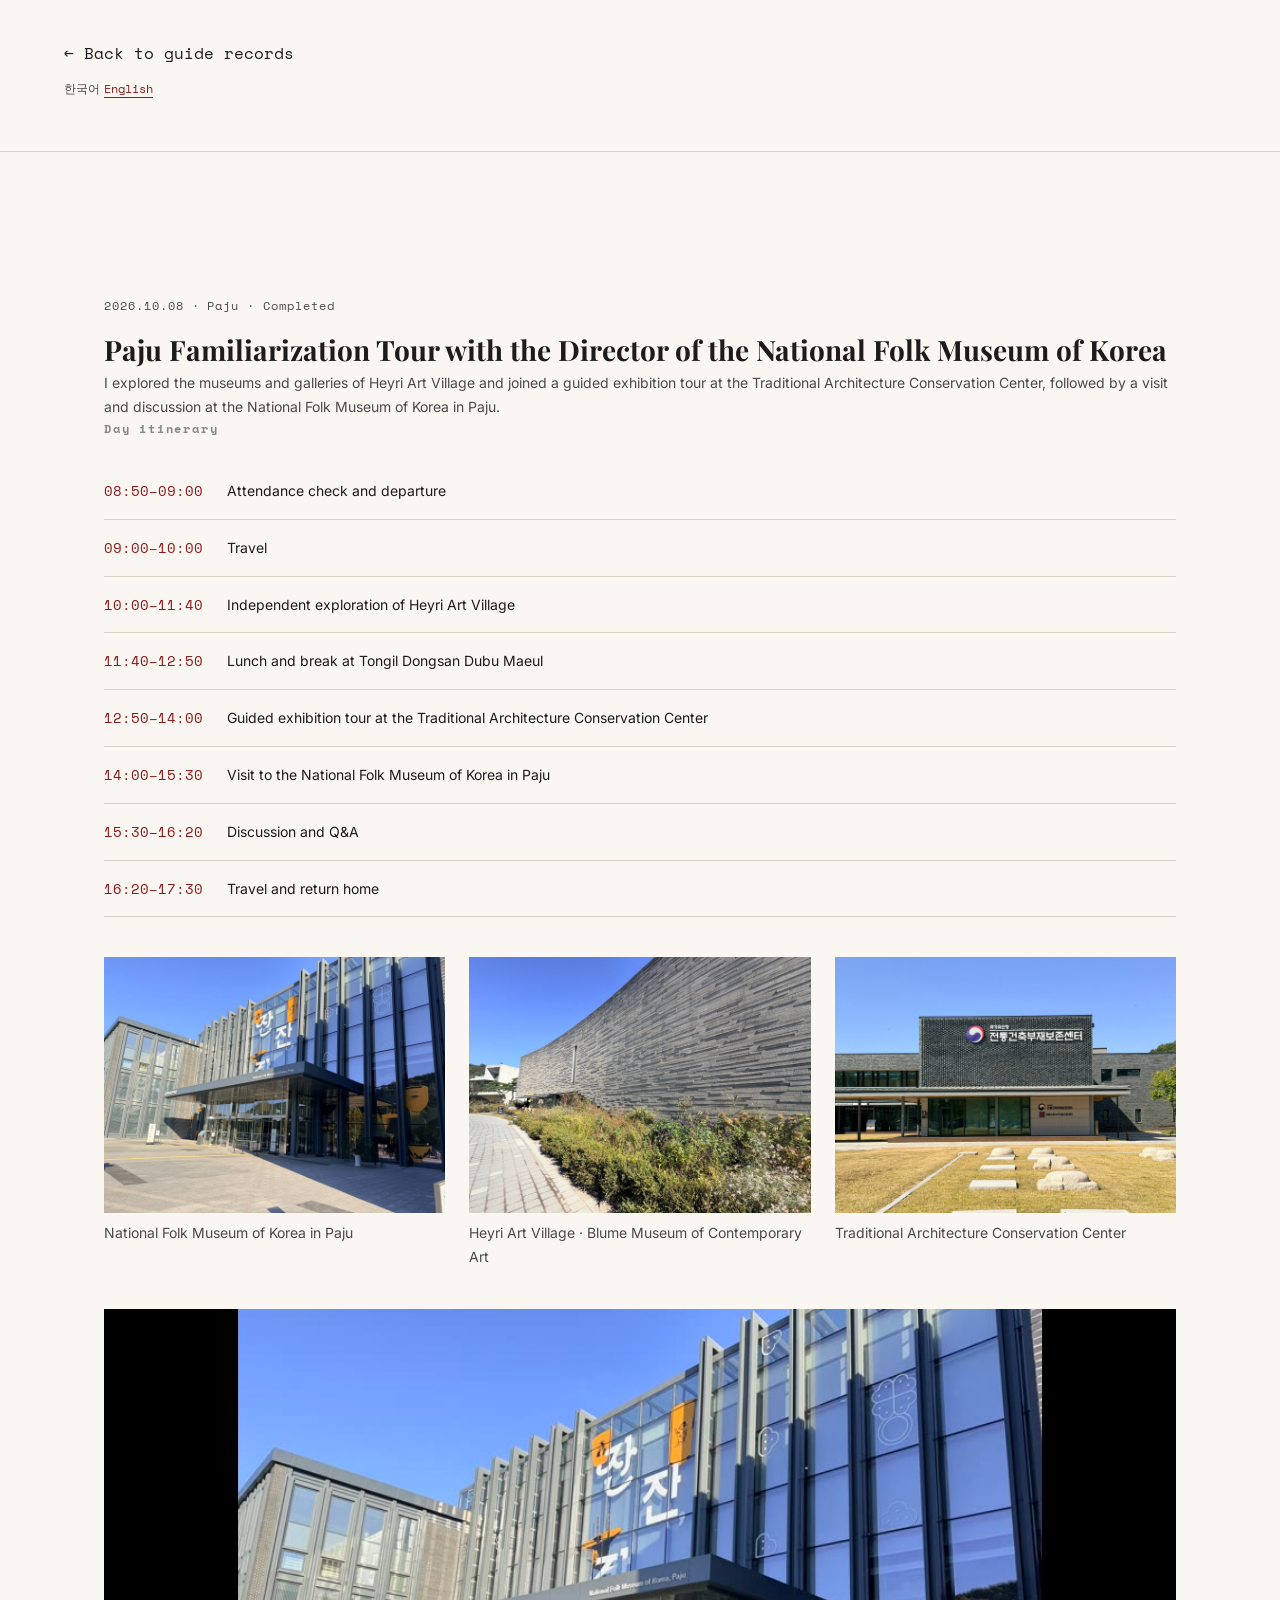
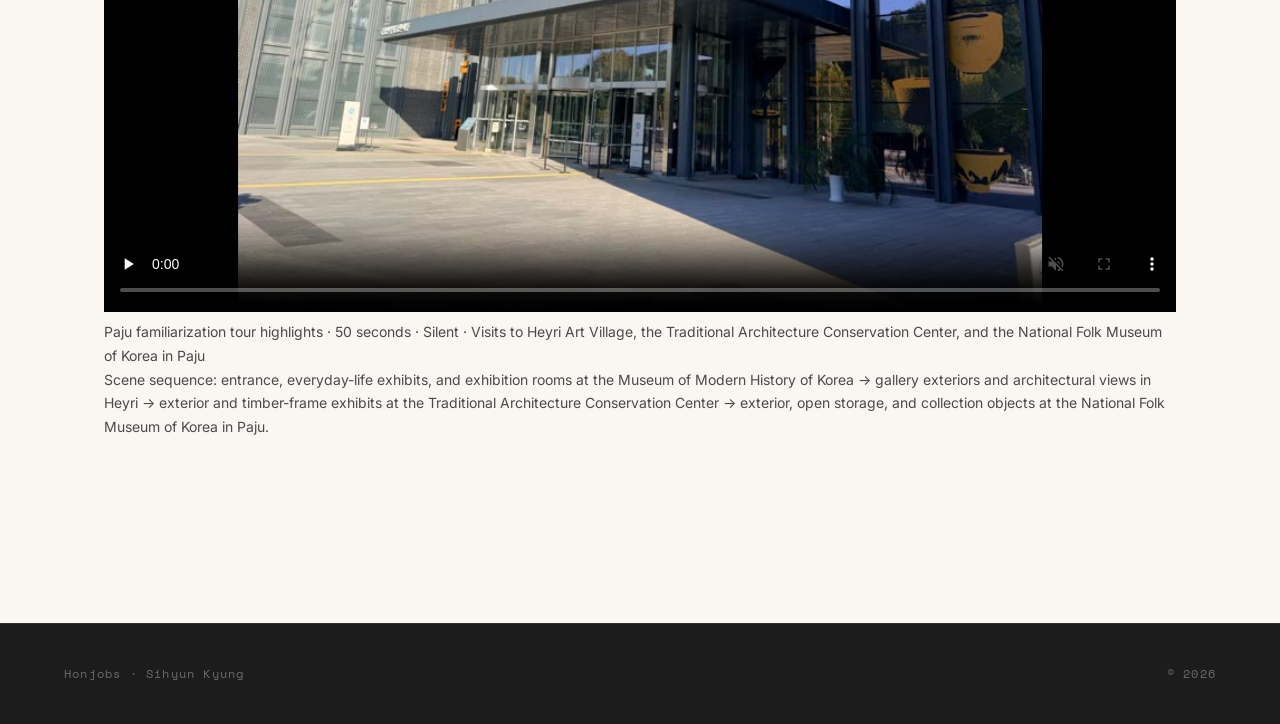
<file: paju-tour-en.html>
<!DOCTYPE html>
<html lang="en">
<head>
  <meta charset="UTF-8" />
  <meta name="viewport" content="width=device-width, initial-scale=1.0" />
  <title>Paju Familiarization Tour with the Director of the National Folk Museum of Korea — Honjobs</title>
  <meta name="description" content="I explored the museums and galleries of Heyri Art Village and joined a guided exhibition tour at the Traditional Architecture Conservation Center, followed by a visit and discussion at the National Folk Museum of Korea in Paju." />
  <link rel="alternate" hreflang="ko" href="https://peppibook.github.io/paju-tour.html" />
  <link rel="alternate" hreflang="en" href="https://peppibook.github.io/paju-tour-en.html" />
  <link rel="preconnect" href="https://fonts.googleapis.com" />
  <link rel="preconnect" href="https://fonts.gstatic.com" crossorigin />
  <link href="https://fonts.googleapis.com/css2?family=Playfair+Display:ital,wght@0,400;0,700;0,900;1,400;1,700&family=Inter:wght@300;400;500;600&family=Space+Mono:wght@400;700&display=swap" rel="stylesheet" />
  <link rel="stylesheet" href="css/style.css" />
</head>
<body>
  <header class="tour__header">
    <a class="mono" href="en.html#guide">← Back to guide records</a>
    <nav class="language-switch" aria-label="Language selection">
      <a href="paju-tour.html" lang="ko" hreflang="ko">한국어</a>
      <a href="paju-tour-en.html" lang="en" hreflang="en" aria-current="page">English</a>
    </nav>
  </header>
  <main class="section tour__main">
        <article class="guide__feature" aria-labelledby="guide-paju-title">
          <p class="edu__location mono"><time datetime="2026-10-08">2026.10.08</time> · Paju · Completed</p>
          <h1 class="edu__degree" id="guide-paju-title">Paju Familiarization Tour with the Director of the National Folk Museum of Korea</h1>
          <p class="edu__desc">I explored the museums and galleries of Heyri Art Village and joined a guided exhibition tour at the Traditional Architecture Conservation Center, followed by a visit and discussion at the National Folk Museum of Korea in Paju.</p>
          <h2 class="teaching__courses-title mono">Day itinerary</h2>
          <ol class="guide__schedule guide__schedule--paju">
            <li><span class="mono">08:50–09:00</span><span>Attendance check and departure</span></li>
            <li><span class="mono">09:00–10:00</span><span>Travel</span></li>
            <li><span class="mono">10:00–11:40</span><span>Independent exploration of Heyri Art Village</span></li>
            <li><span class="mono">11:40–12:50</span><span>Lunch and break at Tongil Dongsan Dubu Maeul</span></li>
            <li><span class="mono">12:50–14:00</span><span>Guided exhibition tour at the Traditional Architecture Conservation Center</span></li>
            <li><span class="mono">14:00–15:30</span><span>Visit to the National Folk Museum of Korea in Paju</span></li>
            <li><span class="mono">15:30–16:20</span><span>Discussion and Q&amp;A</span></li>
            <li><span class="mono">16:20–17:30</span><span>Travel and return home</span></li>
          </ol>
          <div class="guide__gallery">
            <figure>
              <img src="assets/guide/2026-paju/museum.jpg" alt="A visit to the National Folk Museum of Korea in Paju during the Paju familiarization tour" width="1440" height="1080" loading="lazy" decoding="async">
              <figcaption>National Folk Museum of Korea in Paju</figcaption>
            </figure>
            <figure>
              <img src="assets/guide/2026-paju/heyri.jpg" alt="A visit to Blume Museum of Contemporary Art in Heyri Art Village during the Paju familiarization tour" width="1440" height="1080" loading="lazy" decoding="async">
              <figcaption>Heyri Art Village · Blume Museum of Contemporary Art</figcaption>
            </figure>
            <figure>
              <img src="assets/guide/2026-paju/heritage.jpg" alt="A visit to the Traditional Architecture Conservation Center during the Paju familiarization tour" width="1440" height="1080" loading="lazy" decoding="async">
              <figcaption>Traditional Architecture Conservation Center</figcaption>
            </figure>
          </div>
          <figure class="guide__video">
            <video controls muted preload="none" playsinline poster="assets/guide/2026-paju/poster.jpg" aria-label="Paju familiarization tour highlights video" aria-describedby="guide-paju-video-caption guide-paju-video-description">
              <source src="assets/guide/2026-paju/paju-highlights-v2.mp4" type="video/mp4">
              <a href="assets/guide/2026-paju/paju-highlights-v2.mp4">View the Paju familiarization tour video file</a>
            </video>
            <figcaption id="guide-paju-video-caption">Paju familiarization tour highlights · 50 seconds · Silent · Visits to Heyri Art Village, the Traditional Architecture Conservation Center, and the National Folk Museum of Korea in Paju</figcaption>
          </figure>
          <p class="edu__desc" id="guide-paju-video-description">Scene sequence: entrance, everyday-life exhibits, and exhibition rooms at the Museum of Modern History of Korea → gallery exteriors and architectural views in Heyri → exterior and timber-frame exhibits at the Traditional Architecture Conservation Center → exterior, open storage, and collection objects at the National Folk Museum of Korea in Paju.</p>
        </article>
  </main>
  <footer class="footer">
    <div class="footer__inner">
      <span class="mono footer__name">Honjobs · Sihyun Kyung</span>
      <span class="footer__copy mono">© 2026</span>
    </div>
  </footer>
</body>
</html>
</file>
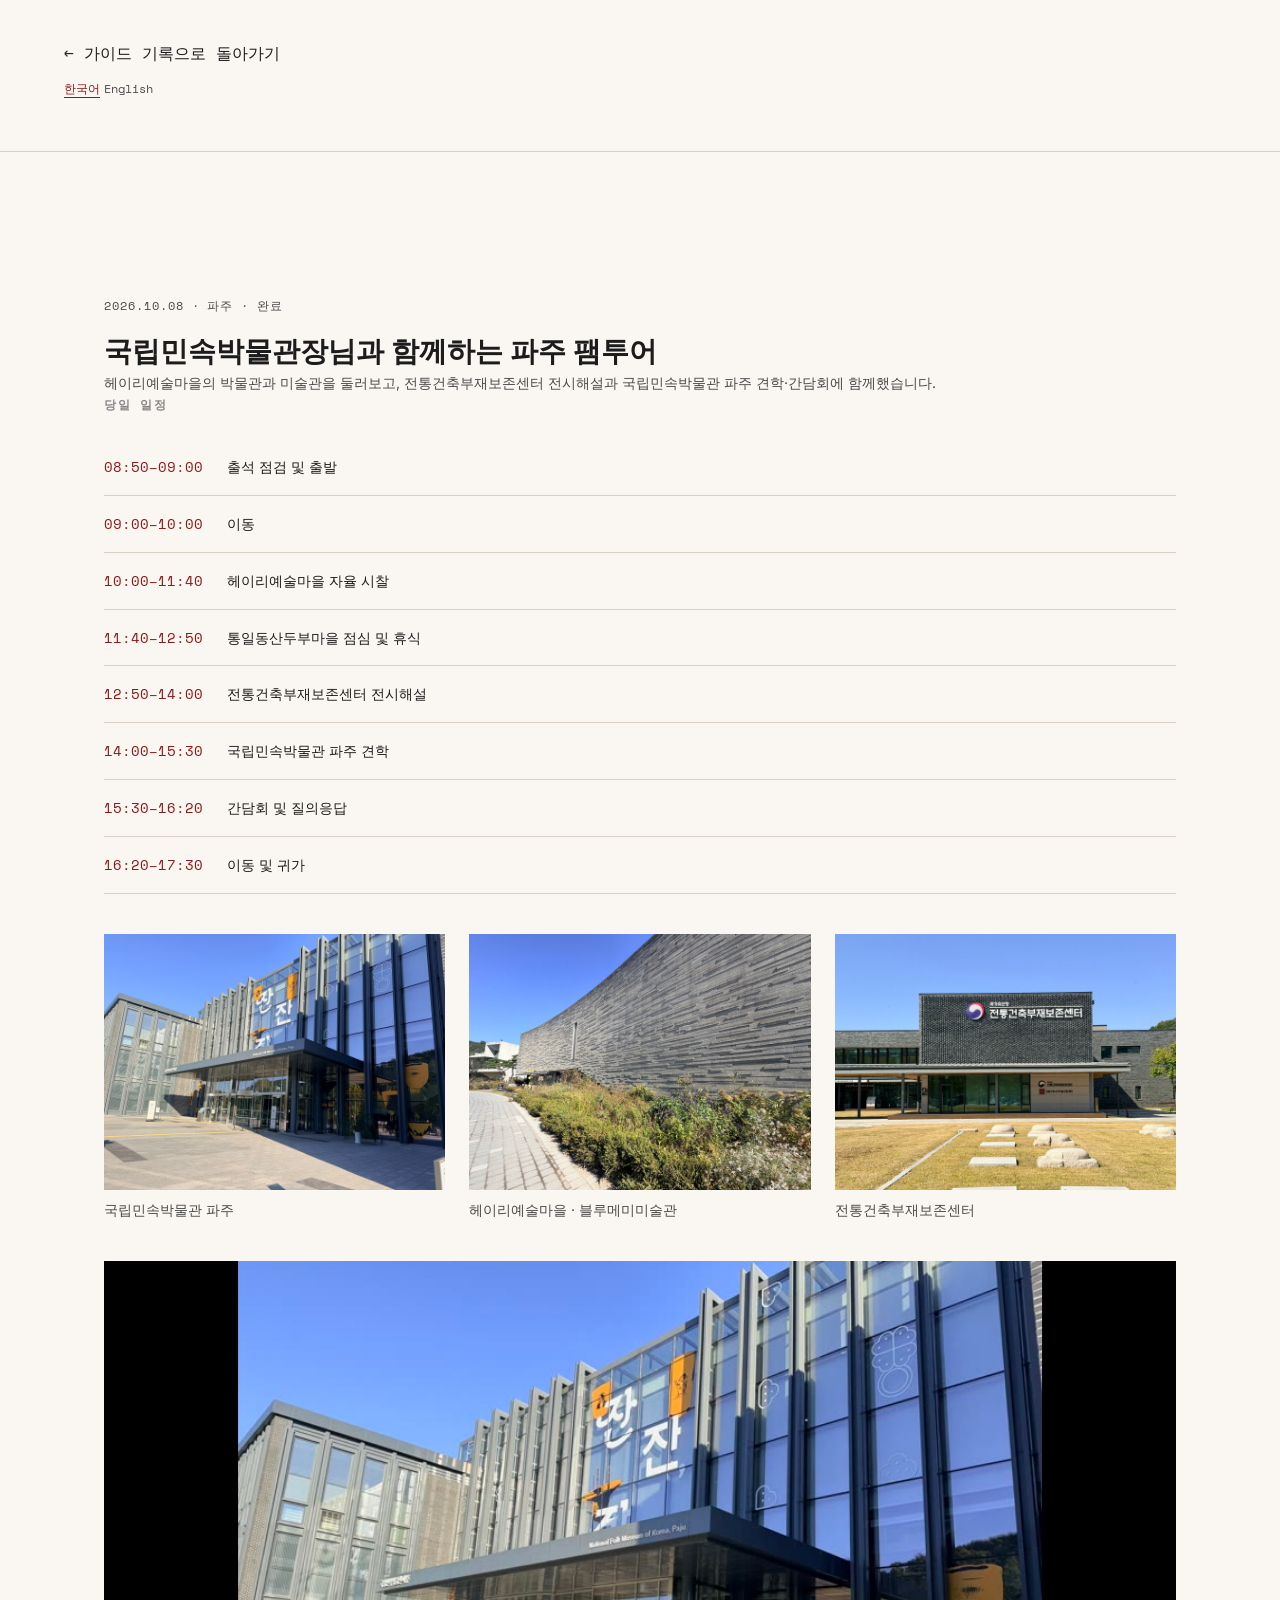
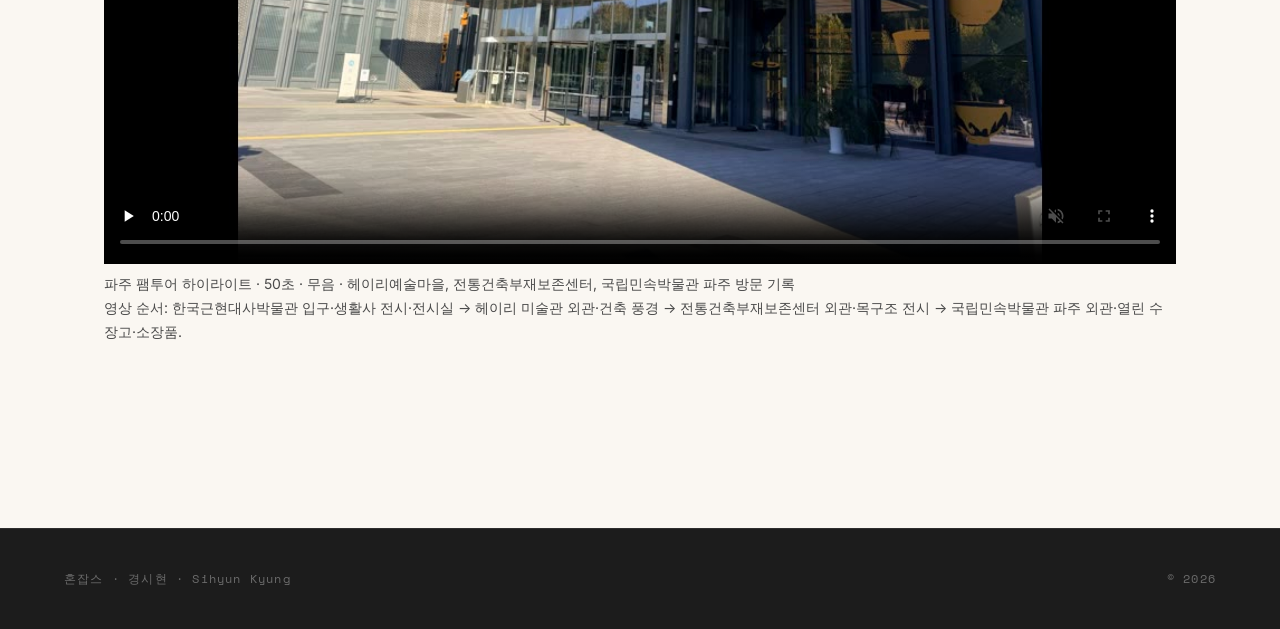
<file: paju-tour.html>
<!DOCTYPE html>
<html lang="ko">
<head>
  <meta charset="UTF-8" />
  <meta name="viewport" content="width=device-width, initial-scale=1.0" />
  <title>국립민속박물관장님과 함께하는 파주 팸투어 — 혼잡스</title>
  <meta name="description" content="헤이리예술마을의 박물관과 미술관을 둘러보고, 전통건축부재보존센터 전시해설과 국립민속박물관 파주 견학·간담회에 함께했습니다." />
  <link rel="alternate" hreflang="ko" href="https://peppibook.github.io/paju-tour.html" />
  <link rel="alternate" hreflang="en" href="https://peppibook.github.io/paju-tour-en.html" />
  <link rel="preconnect" href="https://fonts.googleapis.com" />
  <link rel="preconnect" href="https://fonts.gstatic.com" crossorigin />
  <link href="https://fonts.googleapis.com/css2?family=Playfair+Display:ital,wght@0,400;0,700;0,900;1,400;1,700&family=Inter:wght@300;400;500;600&family=Space+Mono:wght@400;700&display=swap" rel="stylesheet" />
  <link rel="stylesheet" href="css/style.css" />
</head>
<body>
  <header class="tour__header">
    <a class="mono" href="index.html#guide">← 가이드 기록으로 돌아가기</a>
    <nav class="language-switch" aria-label="언어 선택">
      <a href="paju-tour.html" lang="ko" hreflang="ko" aria-current="page">한국어</a>
      <a href="paju-tour-en.html" lang="en" hreflang="en">English</a>
    </nav>
  </header>
  <main class="section tour__main">
        <article class="guide__feature" aria-labelledby="guide-paju-title">
          <p class="edu__location mono"><time datetime="2026-10-08">2026.10.08</time> · 파주 · 완료</p>
          <h1 class="edu__degree" id="guide-paju-title">국립민속박물관장님과 함께하는 파주 팸투어</h1>
          <p class="edu__desc">헤이리예술마을의 박물관과 미술관을 둘러보고, 전통건축부재보존센터 전시해설과 국립민속박물관 파주 견학·간담회에 함께했습니다.</p>
          <h2 class="teaching__courses-title mono">당일 일정</h2>
          <ol class="guide__schedule guide__schedule--paju">
            <li><span class="mono">08:50–09:00</span><span>출석 점검 및 출발</span></li>
            <li><span class="mono">09:00–10:00</span><span>이동</span></li>
            <li><span class="mono">10:00–11:40</span><span>헤이리예술마을 자율 시찰</span></li>
            <li><span class="mono">11:40–12:50</span><span>통일동산두부마을 점심 및 휴식</span></li>
            <li><span class="mono">12:50–14:00</span><span>전통건축부재보존센터 전시해설</span></li>
            <li><span class="mono">14:00–15:30</span><span>국립민속박물관 파주 견학</span></li>
            <li><span class="mono">15:30–16:20</span><span>간담회 및 질의응답</span></li>
            <li><span class="mono">16:20–17:30</span><span>이동 및 귀가</span></li>
          </ol>
          <div class="guide__gallery">
            <figure>
              <img src="assets/guide/2026-paju/museum.jpg" alt="파주 팸투어 중 국립민속박물관 파주 방문 기록" width="1440" height="1080" loading="lazy" decoding="async">
              <figcaption>국립민속박물관 파주</figcaption>
            </figure>
            <figure>
              <img src="assets/guide/2026-paju/heyri.jpg" alt="파주 팸투어 중 헤이리예술마을 블루메미미술관 방문 기록" width="1440" height="1080" loading="lazy" decoding="async">
              <figcaption>헤이리예술마을 · 블루메미미술관</figcaption>
            </figure>
            <figure>
              <img src="assets/guide/2026-paju/heritage.jpg" alt="파주 팸투어 중 전통건축부재보존센터 방문 기록" width="1440" height="1080" loading="lazy" decoding="async">
              <figcaption>전통건축부재보존센터</figcaption>
            </figure>
          </div>
          <figure class="guide__video">
            <video controls muted preload="none" playsinline poster="assets/guide/2026-paju/poster.jpg" aria-label="파주 팸투어 하이라이트 영상" aria-describedby="guide-paju-video-caption guide-paju-video-description">
              <source src="assets/guide/2026-paju/paju-highlights-v2.mp4" type="video/mp4">
              <a href="assets/guide/2026-paju/paju-highlights-v2.mp4">파주 팸투어 영상 파일 보기</a>
            </video>
            <figcaption id="guide-paju-video-caption">파주 팸투어 하이라이트 · 50초 · 무음 · 헤이리예술마을, 전통건축부재보존센터, 국립민속박물관 파주 방문 기록</figcaption>
          </figure>
          <p class="edu__desc" id="guide-paju-video-description">영상 순서: 한국근현대사박물관 입구·생활사 전시·전시실 → 헤이리 미술관 외관·건축 풍경 → 전통건축부재보존센터 외관·목구조 전시 → 국립민속박물관 파주 외관·열린 수장고·소장품.</p>
        </article>
  </main>
  <footer class="footer">
    <div class="footer__inner">
      <span class="mono footer__name">혼잡스 · 경시현 · Sihyun Kyung</span>
      <span class="footer__copy mono">© 2026</span>
    </div>
  </footer>
</body>
</html>
</file>
<file: css/style.css>
/* ══════════════════════════════════════
   경시현 홈페이지 — Editorial / Mathematical Humanism
   Anti-AI: no gradient blobs, no card shadows, no purple/teal
   ══════════════════════════════════════ */

/* ─── DESIGN TOKENS ─── */
:root {
  --cream:     #FAF7F2;
  --ink:       #1C1C1C;
  --ink-light: #4A4A4A;
  --ink-muted: #888;
  --crimson:   #8B1A1A;
  --crimson-2: #A52020;
  --line:      #D8D0C4;
  --white:     #FFFFFF;

  --ff-serif: 'Playfair Display', 'Nanum Myeongjo', Georgia, serif;
  --ff-sans:  'Inter', 'Apple SD Gothic Neo', 'Malgun Gothic', sans-serif;
  --ff-mono:  'Space Mono', 'Courier New', monospace;

  --size-xs:  0.75rem;
  --size-sm:  0.875rem;
  --size-base: 1rem;
  --size-lg:  1.125rem;
  --size-xl:  1.375rem;
  --size-2xl: 1.75rem;
  --size-3xl: 2.25rem;
  --size-4xl: 3rem;
  --size-5xl: 4rem;
  --size-6xl: 5.5rem;
  --size-7xl: 7rem;

  --space-xs:   0.5rem;
  --space-sm:   1rem;
  --space-md:   1.5rem;
  --space-lg:   2.5rem;
  --space-xl:   4rem;
  --space-2xl:  6rem;
  --space-3xl:  9rem;

  --max-w: 1200px;
  --gutter: clamp(1.5rem, 5vw, 4rem);

  --transition: 0.35s cubic-bezier(0.4, 0, 0.2, 1);
  --transition-slow: 0.7s cubic-bezier(0.4, 0, 0.2, 1);
}

/* ─── RESET & BASE ─── */
*, *::before, *::after { box-sizing: border-box; margin: 0; padding: 0; }

html {
  scroll-behavior: smooth;
  font-size: 16px;
}

body {
  background-color: var(--cream);
  color: var(--ink);
  font-family: var(--ff-sans);
  font-weight: 400;
  line-height: 1.7;
  -webkit-font-smoothing: antialiased;
}

img { display: block; max-width: 100%; }

a { color: inherit; text-decoration: none; }

ul { list-style: none; }

.mono { font-family: var(--ff-mono); }

sup { font-size: 0.6em; vertical-align: super; }

/* ─── UTILITY ─── */
/* ─── TITLE LANDING ─── */
.landing__main {
  min-height: 100vh;
  min-height: 100svh;
  display: grid;
  place-items: center;
  padding: var(--gutter);
}

.landing__title {
  font-family: var(--ff-serif);
  font-size: clamp(3rem, 12vw, 7rem);
  font-weight: 700;
  line-height: 1.2;
  letter-spacing: -0.04em;
}

.landing__link { display: inline-block; color: var(--crimson); }
.landing__link:hover { color: var(--crimson-2); }
.landing__link:focus-visible, .nav__logo:focus-visible {
  outline: 3px solid var(--crimson);
  outline-offset: 8px;
}

.guide__schedule--paju li > .mono { color: var(--crimson); white-space: nowrap; }

.section {
  padding: var(--space-3xl) var(--gutter);
  max-width: var(--max-w);
  margin: 0 auto;
}

.section__header {
  display: flex;
  align-items: baseline;
  gap: var(--space-md);
  margin-bottom: var(--space-xl);
  padding-bottom: var(--space-sm);
  border-bottom: 1px solid var(--line);
}

.section__num {
  font-size: var(--size-xs);
  color: var(--crimson);
  letter-spacing: 0.15em;
}

.section__title {
  font-family: var(--ff-serif);
  font-size: var(--size-3xl);
  font-weight: 700;
  letter-spacing: -0.02em;
  line-height: 1.1;
}

/* ─── REVEAL ANIMATION ─── */
.reveal {
  opacity: 0;
  transform: translateY(28px);
  transition: opacity var(--transition-slow), transform var(--transition-slow);
}

.reveal.visible {
  opacity: 1;
  transform: translateY(0);
}

/* ─── NAV ─── */
.nav {
  position: fixed;
  top: 0; left: 0; right: 0;
  z-index: 100;
  display: flex;
  align-items: center;
  justify-content: space-between;
  padding: 1.25rem var(--gutter);
  background: transparent;
  transition: background var(--transition), border-color var(--transition);
  border-bottom: 1px solid transparent;
}

.nav.scrolled {
  background: rgba(250, 247, 242, 0.95);
  backdrop-filter: blur(8px);
  border-bottom-color: var(--line);
}

.nav__logo {
  display: flex;
  align-items: center;
  gap: 0.4rem;
  font-family: var(--ff-mono);
  font-size: var(--size-sm);
}

.nav__slash { color: var(--crimson); margin: 0 0.1rem; }
.nav__name { font-weight: 700; }
.nav__name-en { color: var(--ink-light); }

.nav__links {
  display: flex;
  align-items: center;
  gap: var(--space-lg);
}

.nav__links a {
  font-size: var(--size-sm);
  font-weight: 500;
  color: var(--ink-light);
  transition: color var(--transition);
  position: relative;
}

.nav__links a::after {
  content: '';
  position: absolute;
  bottom: -2px;
  left: 0;
  width: 0;
  height: 1px;
  background: var(--crimson);
  transition: width var(--transition);
}

.nav__links a:hover { color: var(--ink); }
.nav__links a:hover::after { width: 100%; }

.nav__cta {
  padding: 0.5rem 1.25rem;
  border: 1px solid var(--ink);
  color: var(--ink) !important;
  font-family: var(--ff-mono);
  font-size: var(--size-xs) !important;
  letter-spacing: 0.05em;
  transition: background var(--transition), color var(--transition) !important;
}

.nav__cta:hover {
  background: var(--ink);
  color: var(--cream) !important;
}

.nav__cta::after { display: none !important; }

.nav__toggle {
  display: none;
  flex-direction: column;
  gap: 5px;
  background: none;
  border: none;
  cursor: pointer;
  padding: 4px;
}

.nav__toggle span {
  display: block;
  width: 22px;
  height: 1.5px;
  background: var(--ink);
  transition: var(--transition);
}

/* ─── HERO ─── */
.hero {
  min-height: 100vh;
  display: flex;
  flex-direction: column;
  justify-content: space-between;
  padding: var(--space-xl) var(--gutter);
  padding-top: calc(var(--space-xl) + 4rem);
  max-width: var(--max-w);
  margin: 0 auto;
}

.hero__top {
  display: flex;
  justify-content: flex-end;
}

.hero__label {
  font-size: var(--size-xs);
  letter-spacing: 0.2em;
  text-transform: uppercase;
  color: var(--ink-muted);
}

.hero__center {
  display: grid;
  grid-template-columns: 1fr 1.5fr;
  align-items: center;
  gap: var(--space-xl);
  margin: auto 0;
}

/* Photo */
.hero__photo-wrap {
  position: relative;
}

.hero__photo-frame {
  position: relative;
  z-index: 2;
  width: 100%;
  max-width: 320px;
  aspect-ratio: 3/4;
  overflow: hidden;
}

.hero__photo {
  width: 100%;
  height: 100%;
  object-fit: cover;
  object-position: center top;
  filter: grayscale(15%);
  transition: filter var(--transition-slow);
}



.hero__photo-accent {
  position: absolute;
  top: 1.5rem;
  left: 1.5rem;
  right: -1.5rem;
  bottom: -1.5rem;
  border: 2px solid var(--crimson);
  z-index: 1;
}

/* Name */
.hero__text {}

.hero__name {
  font-family: var(--ff-serif);
  line-height: 1;
  margin-bottom: var(--space-lg);
}

.hero__name-ko {
  display: block;
  font-size: var(--size-7xl);
  font-weight: 900;
  letter-spacing: -0.04em;
  color: var(--ink);
  line-height: 0.9;
}

.hero__name-divider {
  display: block;
  font-size: var(--size-xl);
  color: var(--crimson);
  margin: var(--space-xs) 0;
  font-weight: 400;
  font-style: italic;
}

.hero__name-en {
  display: block;
  font-size: var(--size-4xl);
  font-weight: 400;
  font-style: italic;
  color: var(--ink-light);
  letter-spacing: -0.02em;
  line-height: 1.1;
}

.hero__tagline {
  font-family: var(--ff-serif);
  font-size: var(--size-xl);
  font-style: italic;
  color: var(--ink-light);
  line-height: 1.6;
  margin-bottom: var(--space-lg);
  border-left: 3px solid var(--crimson);
  padding-left: var(--space-md);
}

.hero__meta {
  display: flex;
  align-items: center;
  gap: var(--space-sm);
  font-size: var(--size-xs);
  color: var(--ink-muted);
  letter-spacing: 0.1em;
}

.hero__dot { color: var(--crimson); }

/* Scroll hint */
.hero__bottom { padding-top: var(--space-xl); }

.hero__scroll-hint {
  display: flex;
  flex-direction: column;
  align-items: center;
  gap: 0.75rem;
  font-size: var(--size-xs);
  letter-spacing: 0.2em;
  color: var(--ink-muted);
  width: fit-content;
}

.hero__scroll-line {
  width: 1px;
  height: 60px;
  background: linear-gradient(to bottom, var(--crimson), transparent);
  animation: scrollLine 2s ease-in-out infinite;
}

@keyframes scrollLine {
  0%, 100% { opacity: 0.3; transform: scaleY(0.5); transform-origin: top; }
  50% { opacity: 1; transform: scaleY(1); }
}

/* ─── ABOUT ─── */
.about__grid {
  display: grid;
  grid-template-columns: 1.5fr 1fr;
  gap: var(--space-2xl);
  align-items: start;
}

.about__lead {
  font-family: var(--ff-serif);
  font-size: var(--size-xl);
  line-height: 1.6;
  margin-bottom: var(--space-lg);
}

.about__body {
  font-size: var(--size-base);
  color: var(--ink-light);
  margin-bottom: var(--space-md);
  line-height: 1.8;
}

.about__stat-group {
  display: flex;
  gap: var(--space-lg);
  margin-bottom: var(--space-xl);
  padding-bottom: var(--space-xl);
  border-bottom: 1px solid var(--line);
}

.about__stat { text-align: center; }

.about__stat-num {
  display: block;
  font-size: var(--size-4xl);
  font-weight: 700;
  color: var(--crimson);
  line-height: 1;
  margin-bottom: 0.25rem;
}

.about__stat-label {
  font-size: var(--size-xs);
  color: var(--ink-muted);
  letter-spacing: 0.05em;
}

.about__langs-title {
  font-size: var(--size-xs);
  letter-spacing: 0.15em;
  color: var(--ink-muted);
  margin-bottom: var(--space-sm);
}

.about__langs ul li {
  font-size: var(--size-sm);
  padding: 0.4rem 0;
  border-bottom: 1px solid var(--line);
  color: var(--ink-light);
}

/* ─── EDUCATION ─── */
.edu__list { display: flex; flex-direction: column; }

.edu__item {
  display: grid;
  grid-template-columns: 160px 1fr;
  gap: var(--space-xl);
  padding: var(--space-xl) 0;
  border-bottom: 1px solid var(--line);
}

.edu__item:first-child { padding-top: 0; }

.edu__year {
  font-size: var(--size-sm);
  color: var(--crimson);
  letter-spacing: 0.05em;
  padding-top: 0.3rem;
}

.edu__degree {
  font-family: var(--ff-serif);
  font-size: var(--size-2xl);
  font-weight: 700;
  margin-bottom: 0.3rem;
  line-height: 1.2;
}

.edu__school {
  font-size: var(--size-lg);
  color: var(--ink-light);
  margin-bottom: 0.25rem;
}

.edu__location {
  font-size: var(--size-xs);
  color: var(--ink-muted);
  letter-spacing: 0.08em;
  margin-bottom: var(--space-sm);
}

.edu__desc {
  font-size: var(--size-sm);
  color: var(--ink-light);
  line-height: 1.7;
}

/* ─── TEACHING ─── */
.teaching__intro {
  max-width: 60ch;
  font-size: var(--size-lg);
  color: var(--ink-light);
  margin-bottom: var(--space-2xl);
  line-height: 1.7;
}

.teaching__courses {
  margin-bottom: var(--space-2xl);
}

.teaching__courses-title {
  font-size: var(--size-xs);
  letter-spacing: 0.15em;
  color: var(--ink-muted);
  margin-bottom: var(--space-md);
}

.teaching__courses-list {
  display: flex;
  flex-wrap: wrap;
  gap: var(--space-xs);
}

.tag {
  display: inline-block;
  padding: 0.4rem 1rem;
  border: 1px solid var(--line);
  font-size: var(--size-sm);
  color: var(--ink-light);
  transition: border-color var(--transition), color var(--transition), background var(--transition);
}

.tag:hover {
  border-color: var(--crimson);
  color: var(--crimson);
}

.teaching__unis-title {
  font-size: var(--size-xs);
  letter-spacing: 0.15em;
  color: var(--ink-muted);
  margin-bottom: var(--space-lg);
}

.teaching__unis-grid {
  display: grid;
  grid-template-columns: 1fr 1fr;
  gap: 0 var(--space-xl);
}

.uni__item {
  display: flex;
  align-items: baseline;
  gap: var(--space-md);
  padding: 0.75rem 0;
  border-bottom: 1px solid var(--line);
  font-size: var(--size-sm);
}

.uni__item span:first-child {
  font-size: var(--size-xs);
  color: var(--crimson);
  min-width: 90px;
  letter-spacing: 0.05em;
}

.uni__item span:last-child { color: var(--ink-light); }

/* ─── RESEARCH ─── */
.research__grid {
  display: grid;
  grid-template-columns: repeat(3, 1fr);
  gap: var(--space-lg);
  margin-bottom: var(--space-2xl);
}

.research__card {
  padding: var(--space-xl) var(--space-lg);
  border: 1px solid var(--line);
  transition: border-color var(--transition);
  position: relative;
}

.research__card::before {
  content: '';
  position: absolute;
  top: 0; left: 0;
  width: 0;
  height: 2px;
  background: var(--crimson);
  transition: width var(--transition-slow);
}

.research__card:hover::before { width: 100%; }
.research__card:hover { border-color: var(--line); }

.research__icon {
  font-family: var(--ff-serif);
  font-size: var(--size-4xl);
  color: var(--crimson);
  margin-bottom: var(--space-md);
  line-height: 1;
}

.research__card h3 {
  font-family: var(--ff-serif);
  font-size: var(--size-xl);
  margin-bottom: var(--space-sm);
}

.research__card p {
  font-size: var(--size-sm);
  color: var(--ink-light);
  line-height: 1.7;
}

.research__tools h3 {
  font-size: var(--size-xs);
  letter-spacing: 0.15em;
  color: var(--ink-muted);
  margin-bottom: var(--space-md);
}

.research__tools-list {
  display: flex;
  flex-wrap: wrap;
  gap: var(--space-xs);
}

.tool-chip {
  padding: 0.35rem 0.875rem;
  background: var(--ink);
  color: var(--cream);
  font-family: var(--ff-mono);
  font-size: var(--size-xs);
  letter-spacing: 0.05em;
}

/* ─── BEYOND ─── */
.beyond__grid {
  display: grid;
  grid-template-columns: 1fr 1fr;
  gap: 1px;
  background: var(--line);
  border: 1px solid var(--line);
}

.beyond__item {
  display: flex;
  flex-direction: column;
  background: var(--cream);
  padding: var(--space-xl);
  transition: background var(--transition);
}

.beyond__item:hover { background: var(--white); }

.beyond__visual {
  height: 80px;
  display: flex;
  align-items: center;
  margin-bottom: var(--space-lg);
}

.beyond__glyph {
  font-family: var(--ff-serif);
  font-size: 3rem;
  line-height: 1;
  color: var(--crimson);
}

.beyond__visual--kendo .beyond__glyph {
  font-family: serif;
}

.beyond__content h3 {
  font-family: var(--ff-serif);
  font-size: var(--size-2xl);
  margin-bottom: 0.3rem;
}

.beyond__period {
  font-size: var(--size-xs);
  color: var(--crimson);
  letter-spacing: 0.1em;
  margin-bottom: var(--space-sm);
}

.beyond__content p {
  font-size: var(--size-sm);
  color: var(--ink-light);
  line-height: 1.7;
}

/* ─── CONTACT ─── */
.contact {
  background: var(--ink);
  color: var(--cream);
  max-width: 100%;
  padding: var(--space-3xl) var(--gutter);
}

.contact__inner {
  max-width: var(--max-w);
  margin: 0 auto;
}

.contact .section__header {
  border-bottom-color: rgba(255,255,255,0.15);
}

.contact .section__title { color: var(--cream); }
.contact .section__num { color: #C44;  }

.contact__grid {
  display: grid;
  grid-template-columns: 1fr 1fr;
  gap: var(--space-2xl);
  align-items: start;
}

.contact__lead {
  font-family: var(--ff-serif);
  font-size: var(--size-2xl);
  margin-bottom: var(--space-md);
  line-height: 1.4;
}

.contact__text p:not(.contact__lead) {
  font-size: var(--size-sm);
  color: rgba(250, 247, 242, 0.6);
  line-height: 1.8;
}

.contact__links { display: flex; flex-direction: column; gap: 1px; }

.contact__link {
  display: flex;
  align-items: center;
  gap: var(--space-md);
  padding: var(--space-md) 0;
  border-bottom: 1px solid rgba(255,255,255,0.1);
  transition: color var(--transition);
  color: rgba(250, 247, 242, 0.8);
}

.contact__link:hover { color: var(--cream); }

.contact__link-label {
  font-size: var(--size-xs);
  letter-spacing: 0.15em;
  color: #C44;
  min-width: 70px;
}

.contact__link-value { flex: 1; font-size: var(--size-sm); }

.contact__link-arrow {
  opacity: 0;
  transform: translateX(-8px);
  transition: opacity var(--transition), transform var(--transition);
}

.contact__link:hover .contact__link-arrow {
  opacity: 1;
  transform: translateX(0);
}

/* ─── FOOTER ─── */
.footer {
  background: var(--ink);
  border-top: 1px solid rgba(255,255,255,0.08);
  padding: var(--space-lg) var(--gutter);
}

.footer__inner {
  max-width: var(--max-w);
  margin: 0 auto;
  display: flex;
  justify-content: space-between;
  align-items: center;
  font-size: var(--size-xs);
  color: rgba(255,255,255,0.35);
  letter-spacing: 0.1em;
}

/* ─── RESPONSIVE ─── */
@media (max-width: 1024px) {
  .hero__center { grid-template-columns: 1fr 1.2fr; }
  .research__grid { grid-template-columns: 1fr 1fr; }
}

@media (max-width: 768px) {
  :root {
    --space-3xl: 5rem;
    --size-7xl: 4.5rem;
    --size-6xl: 3.5rem;
  }

  .nav__links { display: none; }

  .nav__toggle { display: flex; }

  .nav__links.open {
    display: flex;
    flex-direction: column;
    position: fixed;
    inset: 0;
    background: var(--cream);
    align-items: center;
    justify-content: center;
    gap: var(--space-xl);
    font-size: var(--size-2xl);
    z-index: 99;
  }

  .hero__center {
    grid-template-columns: 1fr;
    gap: var(--space-xl);
  }

  .hero__photo-frame {
    max-width: 220px;
    margin: 0 auto;
  }

  .hero__name-ko { font-size: var(--size-5xl); }

  .about__grid { grid-template-columns: 1fr; }

  .edu__item { grid-template-columns: 1fr; gap: var(--space-sm); }

  .teaching__unis-grid { grid-template-columns: 1fr; }

  .research__grid { grid-template-columns: 1fr; }

  .beyond__grid { grid-template-columns: 1fr; }

  .contact__grid { grid-template-columns: 1fr; }
}

@media (max-width: 480px) {
  .about__stat-group { gap: var(--space-md); }
  .about__stat-num { font-size: var(--size-3xl); }
}

/* ─── 혼잡스 확장 (프로젝트·가이드·결제 연결) ─── */
.project__stack {
  margin-top: var(--space-sm);
  font-size: var(--size-xs);
  color: var(--ink-light);
}
.project__link {
  display: inline-block;
  margin-top: var(--space-sm);
  font-size: var(--size-xs);
  color: var(--crimson);
  text-decoration: none;
  border-bottom: 1px solid currentColor;
}
.beyond__visual:not([class*="--"]) .beyond__glyph {
  font-family: var(--ff-mono);
  font-size: var(--size-2xl);
  color: var(--crimson);
}
.guide__placeholder {
  border: 1px dashed var(--line);
  padding: var(--space-lg);
  max-width: 640px;
}
.guide__placeholder span {
  font-size: var(--size-xs);
  color: var(--crimson);
  text-transform: uppercase;
  letter-spacing: 0.1em;
}
.guide__placeholder p { margin-top: var(--space-xs); color: var(--ink-light); }
.contact__cta {
  display: inline-block;
  margin-top: var(--space-md);
  padding: 0.8rem 1.4rem;
  background: var(--crimson);
  color: var(--cream);
  text-decoration: none;
  font-weight: 600;
  transition: opacity 0.2s;
}
.contact__cta:hover { opacity: 0.85; }
.contact__link--soon { opacity: 0.5; cursor: default; }

/* ─── 프로필 일러스트 애니메이션 ─── */
.hero__photo-frame { background: var(--cream); }
.hero__photo--toon { filter: none; }


/* 등장: 아래에서 위로 그려지듯 드러남 → 이후 천천히 떠 있는 움직임 */
.hero__photo-wrap {
  animation: photoFloat 6s ease-in-out 1.4s infinite;
}
.hero__photo-frame {
  animation: photoReveal 1.2s cubic-bezier(0.22, 1, 0.36, 1) both;
}
.hero__photo--toon {
  animation: photoZoom 1.6s cubic-bezier(0.22, 1, 0.36, 1) both;
}
.hero__photo-accent {
  animation: accentIn 1s ease 0.5s both, accentDrift 6s ease-in-out 1.4s infinite;
}

@keyframes photoReveal {
  from { clip-path: inset(100% 0 0 0); }
  to   { clip-path: inset(0 0 0 0); }
}
@keyframes photoZoom {
  from { transform: scale(1.15); }
  to   { transform: scale(1); }
}
@keyframes photoFloat {
  0%, 100% { transform: translateY(0); }
  50%      { transform: translateY(-8px); }
}
@keyframes accentIn {
  from { opacity: 0; transform: translate(-1.5rem, -1.5rem); }
  to   { opacity: 1; transform: translate(0, 0); }
}
@keyframes accentDrift {
  0%, 100% { translate: 0 0; }
  50%      { translate: 4px 10px; }
}

@media (prefers-reduced-motion: reduce) {
  .hero__photo-wrap,
  .hero__photo-frame,
  .hero__photo--toon,
  .hero__photo-accent { animation: none; }
}

/* 빨간 액센트 프레임이 사진 크기를 따라가도록 */
.hero__photo-wrap { max-width: 320px; }
@media (max-width: 768px) {
  .hero__photo-wrap { max-width: 220px; margin: 0 auto; }
}

/* 한글 이름을 뺀 뒤 영문 이름을 대표 제목으로 */
.hero__name-en--solo {
  font-size: var(--size-7xl);
  font-weight: 700;
  color: var(--ink);
  line-height: 0.95;
}
@media (max-width: 768px) {
  .hero__name-en--solo { font-size: var(--size-5xl); }
}
.research__icon { font-family: var(--ff-serif); }

/* ─── 문의 양식 (Supabase) ─── */
.inquiry {
  margin-top: var(--space-2xl);
  padding-top: var(--space-xl);
  border-top: 1px solid rgba(255,255,255,0.15);
  display: flex;
  flex-direction: column;
  gap: var(--space-md);
}
.inquiry__title {
  font-family: var(--ff-serif);
  font-size: var(--size-xl);
  font-weight: 400;
}
.inquiry__row {
  display: grid;
  grid-template-columns: 1fr 1.4fr 0.8fr;
  gap: var(--space-md);
}
.inquiry__field { display: flex; flex-direction: column; gap: 0.4rem; }
.inquiry__field > span {
  font-size: var(--size-xs);
  letter-spacing: 0.1em;
  color: #C44;
}
.inquiry input[type="text"],
.inquiry select,
.inquiry textarea {
  width: 100%;
  font: inherit;
  font-size: var(--size-sm);
  color: var(--cream);
  background: rgba(255,255,255,0.05);
  border: 1px solid rgba(255,255,255,0.18);
  border-radius: 0;
  padding: 0.7rem 0.8rem;
}
.inquiry select option { color: var(--ink); }
.inquiry textarea { resize: vertical; min-height: 120px; }
.inquiry input:focus,
.inquiry select:focus,
.inquiry textarea:focus {
  outline: none;
  border-color: var(--cream);
}
.inquiry__hp { position: absolute; left: -9999px; width: 1px; height: 1px; overflow: hidden; }
.inquiry__consent {
  display: flex;
  gap: 0.6rem;
  align-items: flex-start;
  font-size: var(--size-xs);
  color: rgba(250, 247, 242, 0.6);
  line-height: 1.6;
}
.inquiry__consent input { margin-top: 0.2rem; accent-color: var(--crimson); }
.inquiry__actions { display: flex; align-items: center; gap: var(--space-md); flex-wrap: wrap; }
.inquiry__actions .contact__cta { margin-top: 0; border: 0; cursor: pointer; font: inherit; font-weight: 600; }
.inquiry__actions .contact__cta:disabled { opacity: 0.5; cursor: wait; }
.inquiry__status { font-size: var(--size-sm); }
.inquiry__status[data-type="ok"] { color: #9BD49B; }
.inquiry__status[data-type="error"] { color: #F08A8A; }
.inquiry__status[data-type="pending"] { color: rgba(250, 247, 242, 0.6); }
@media (max-width: 768px) {
  .inquiry__row { grid-template-columns: 1fr; }
}

/* ─── 여행 · 가이드 기록 ─── */
.guide__stats {
  display: flex;
  gap: var(--space-xl);
  margin: var(--space-lg) 0 var(--space-xl);
  flex-wrap: wrap;
}
.guide__year {
  font-size: var(--size-xs);
  letter-spacing: 0.15em;
  color: var(--crimson);
  margin-bottom: var(--space-md);
}
.guide__training { margin-top: var(--space-xl); }

.guide__2026 { margin-bottom: var(--space-xl); }
.guide__feature { padding: var(--space-lg) 0; border-bottom: 1px solid var(--line); }
#guide .edu__location { color: var(--ink-light); }
.guide__feature:first-child { padding-top: 0; }
.guide__gallery {
  display: grid;
  grid-template-columns: repeat(3, minmax(0, 1fr));
  gap: var(--space-md);
  margin-top: var(--space-lg);
}
.guide__gallery figure, .guide__video { margin: 0; min-width: 0; }
.guide__gallery img { display: block; width: 100%; height: auto; aspect-ratio: 4 / 3; object-fit: cover; }
.guide__gallery figcaption, .guide__video figcaption {
  margin-top: var(--space-xs);
  font-size: var(--size-sm);
  color: var(--ink-light);
  line-height: 1.7;
}
.guide__video { margin-top: var(--space-lg); }
.guide__video video { display: block; width: 100%; aspect-ratio: 16 / 9; background: #111; }
.guide__schedule { list-style: none; padding: 0; margin: var(--space-md) 0 0; }
.guide__schedule li {
  display: grid;
  grid-template-columns: max-content minmax(0, 1fr);
  gap: var(--space-md);
  padding: var(--space-sm) 0;
  font-size: var(--size-sm);
  line-height: 1.7;
  border-bottom: 1px solid var(--line);
}
.guide__schedule time { color: var(--crimson); white-space: nowrap; }
.guide__feature .edu__desc, .guide__schedule span { overflow-wrap: anywhere; }
@media (max-width: 768px) {
  .guide__gallery { grid-template-columns: 1fr; }
}

/* ─── 가이드 기록 링크 · 상세 페이지 ─── */
.guide__entry:hover .edu__degree { color: var(--crimson); }
.guide__entry:focus-visible { outline: 2px solid var(--crimson); outline-offset: 4px; }
.guide__more { display: inline-block; margin-top: var(--space-sm); color: var(--crimson); text-decoration: underline; }
.tour__header { padding: var(--space-lg) var(--space-xl); border-bottom: 1px solid var(--line); }
.tour__header a:focus-visible { outline: 2px solid var(--crimson); outline-offset: 4px; }
.tour__main .guide__feature { border-bottom: 0; }
.tour__main .edu__location { color: var(--ink-light); }

/* Language links stay visible independently of the collapsible menu. */
.language-switch {
  display: flex;
  align-items: center;
  gap: 0.25rem;
  flex-shrink: 0;
  position: relative;
  z-index: 101;
  font-family: var(--ff-mono);
  font-size: var(--size-xs);
}
.language-switch a {
  display: inline-flex;
  align-items: center;
  justify-content: center;
  min-width: 2rem;
  min-height: 2.75rem;
  color: var(--ink-light);
}
.language-switch a[aria-current="page"] {
  color: var(--crimson);
  text-decoration: underline;
  text-underline-offset: 0.3em;
}
.language-switch a:focus-visible {
  outline: 2px solid var(--crimson);
  outline-offset: 2px;
}
html[lang="en"] .nav__links { gap: 1.25rem; }
html[lang="en"] .hero__tagline { overflow-wrap: break-word; }
html[lang="en"] .beyond__visual--kendo .beyond__glyph { font-size: var(--size-2xl); }

@media (max-width: 1100px) {
  .nav { gap: 0.75rem; }
  .nav__logo { margin-right: auto; position: relative; z-index: 101; }
  .nav__links { display: none; }
  .nav__toggle { display: flex; position: relative; z-index: 101; flex-shrink: 0; }
  .nav__links.open {
    display: flex;
    flex-direction: column;
    position: fixed;
    inset: 0;
    background: var(--cream);
    align-items: center;
    justify-content: center;
    gap: var(--space-xl);
    z-index: 99;
    overflow-y: auto;
    padding: 5rem 1rem 2rem;
  }
}
@media (max-width: 480px) {
  .nav__logo .nav__slash,
  .nav__logo .nav__name-en { display: none; }
  .nav { gap: 0.5rem; }
  .beyond__item { min-width: 0; padding: var(--space-lg) var(--space-md); }
  .beyond__content { min-width: 0; overflow-wrap: break-word; }
  html[lang="en"] .hero__tagline br { display: none; }
  html[lang="en"] .uni__item { gap: var(--space-sm); }
  html[lang="en"] .uni__item span:first-child { min-width: 65px; }
}
</file>
